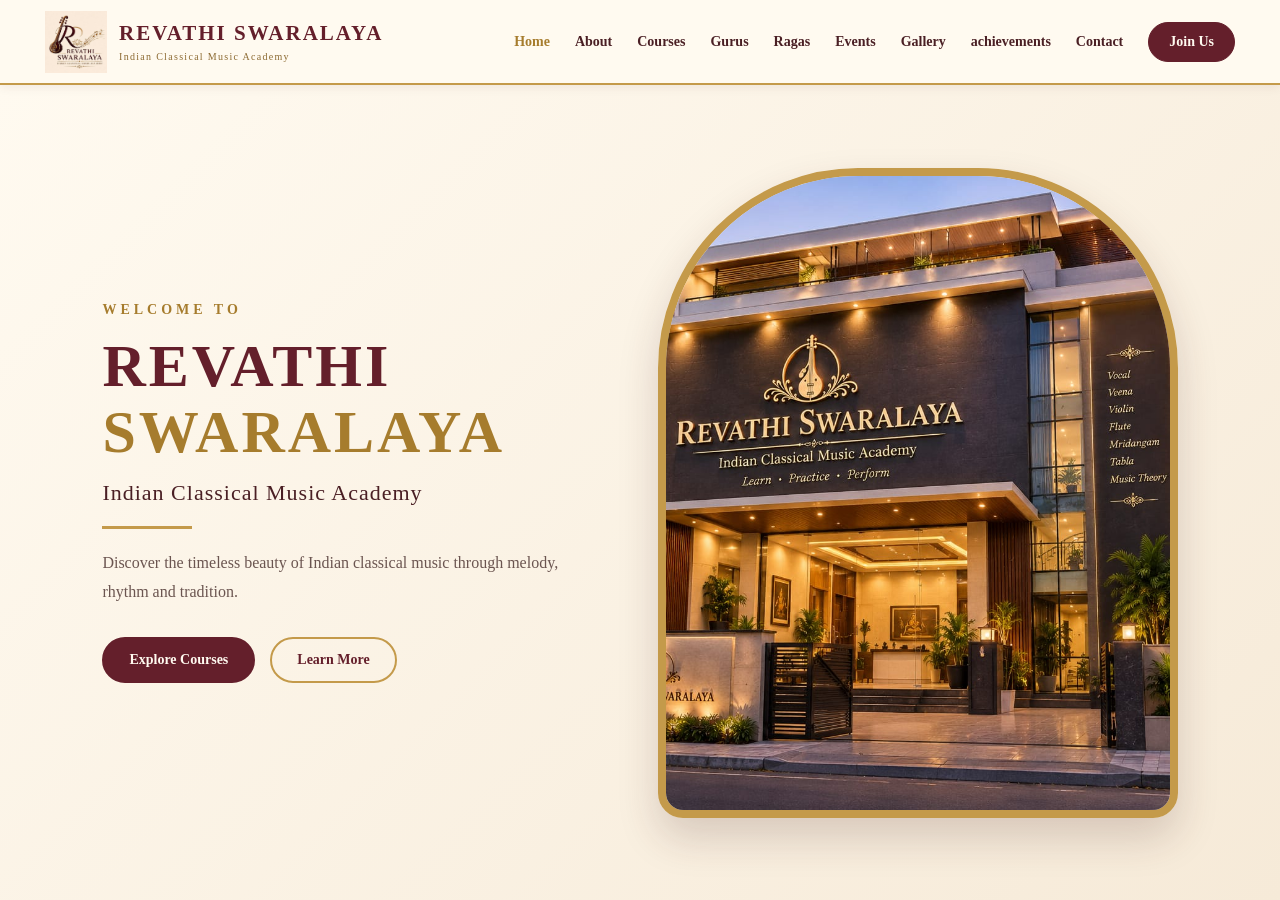
<file: index.html>
<!DOCTYPE html>
<html lang="en">

<head>
    <meta charset="UTF-8">
    <meta name="viewport" content="width=device-width, initial-scale=1.0">

    <title>Revathi Swaralaya | Indian Classical Music Academy</title>

    <link rel="stylesheet" href="style.css">
</head>

<body>
    <!-- ================= WEBSITE OPENING EFFECT ================= -->

<div class="website-opening">

    <div class="opening-curtain-left"></div>
    <div class="opening-curtain-right"></div>

    <div class="website-opening-content">

        <div class="opening-main-note">♪</div>

        <p>WELCOME TO</p>

        <h1>
            REVATHI <span>SWARALAYA</span>
        </h1>

        <div class="opening-main-line"></div>

        <small>
            Indian Classical Music Academy
        </small>

    </div>

</div>

    <!-- ================= NAVBAR ================= -->

    <header class="navbar">

        <div class="logo-section">

            <img src="logo.jpeg" alt="Revathi Swaralaya Logo">

            <div class="academy-name">
                <h1>REVATHI SWARALAYA</h1>
                <p>Indian Classical Music Academy</p>
            </div>

        </div>


        <nav class="nav-links" id="navLinks">

            <a href="index.html" class="active">Home</a>
            <a href="about.html">About</a>
            <a href="courses.html">Courses</a>
            <a href="gurus.html">Gurus</a>
            <a href="ragas.html">Ragas</a>
            <a href="events.html">Events</a>
            <a href="gallery.html">Gallery</a>
            <a href="awards.html">achievements</a>
            <a href="contact.html">Contact</a>

            <a href="#join" class="join-btn">Join Us</a>

        </nav>


        <button class="menu-btn" onclick="toggleMenu()">
            ☰
        </button>

    </header>


    <!-- ================= HERO SECTION ================= -->

    <section class="hero" id="home">

        <!-- Left Side -->

        <div class="hero-content">

            <p class="welcome-text">WELCOME TO</p>

            <h1>
                REVATHI
                <span>SWARALAYA</span>
            </h1>

            <h2>Indian Classical Music Academy</h2>

            <div class="gold-line"></div>

            <p class="hero-description">
                Discover the timeless beauty of Indian classical music
                through melody, rhythm and tradition.
            </p>

            <div class="hero-buttons">

                <a href="courses.html" class="primary-btn">
                    Explore Courses
                </a>

                <a href="about.html" class="secondary-btn">
                    Learn More
                </a>

            </div>

        </div>


        <!-- Right Side -->

        <div class="hero-image">

            <img src="home page1.jpeg"
                 alt="Indian Classical Music">

        </div>

    </section>


    <!-- ================= JAVASCRIPT ================= -->

    <script src="script.js"></script>

</body>

</html>
</file>
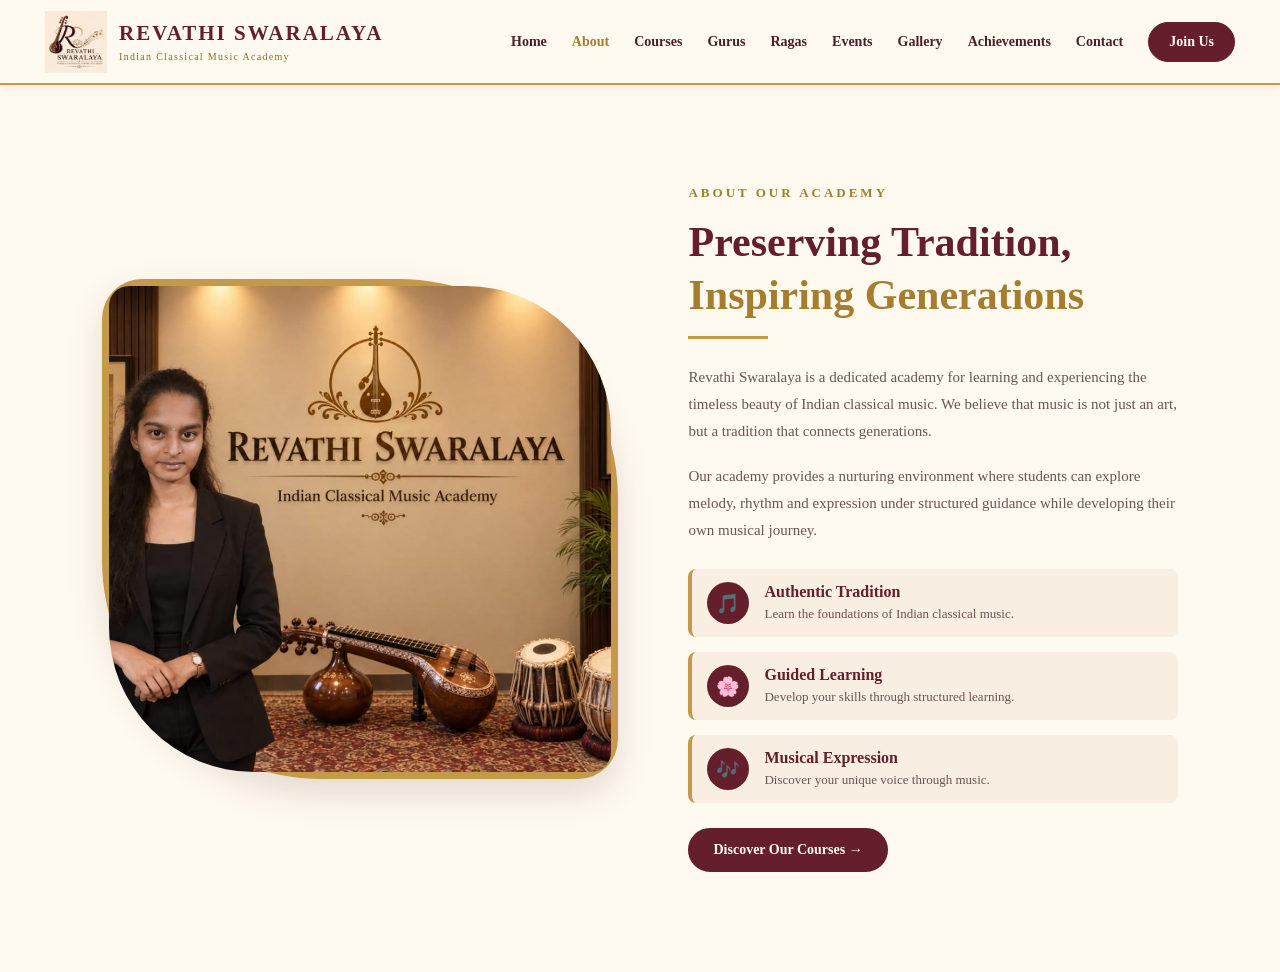
<file: about.html>
<!DOCTYPE html>
<html lang="en">

<head>
    <meta charset="UTF-8">
    <meta name="viewport" content="width=device-width, initial-scale=1.0">

    <title>About | Revathi Swaralaya</title>

    <link rel="stylesheet" href="style.css">
</head>

<body>

    <!-- ================= NAVBAR ================= -->

    <header class="navbar">

        <div class="logo-section">

            <img src="logo.jpeg" alt="Revathi Swaralaya Logo">

            <div class="academy-name">
                <h1>REVATHI SWARALAYA</h1>
                <p>Indian Classical Music Academy</p>
            </div>

        </div>


        <nav class="nav-links" id="navLinks">

            <a href="index.html">Home</a>

            <a href="about.html" class="active">About</a>

            <a href="courses.html">Courses</a>

            <a href="gurus.html">Gurus</a>

            <a href="ragas.html">Ragas</a>

            <a href="events.html">Events</a>

            <a href="gallery.html">Gallery</a>

            <a href="awards.html">Achievements</a>

            <a href="contact.html">Contact</a>

            <a href="#join" class="join-btn">Join Us</a>

        </nav>


        <button class="menu-btn" onclick="toggleMenu()">
            ☰
        </button>

    </header>


    <!-- ================= ABOUT SECTION ================= -->

    <section class="about-section">

        <div class="about-container">

            <!-- Left Side: Image -->

            <div class="about-image">

                <div class="about-image-frame">

                    <img src="my image1.jpeg"
                         alt="Indian Classical Music">

                </div>

            </div>


            <!-- Right Side: Content -->

            <div class="about-content">

                <p class="section-label">
                    ABOUT OUR ACADEMY
                </p>

                <h2>
                    Preserving Tradition,
                    <span>Inspiring Generations</span>
                </h2>

                <div class="about-line"></div>


                <p>
                    Revathi Swaralaya is a dedicated academy for learning
                    and experiencing the timeless beauty of Indian classical
                    music. We believe that music is not just an art, but a
                    tradition that connects generations.
                </p>


                <p>
                    Our academy provides a nurturing environment where
                    students can explore melody, rhythm and expression
                    under structured guidance while developing their own
                    musical journey.
                </p>


                <!-- ================= HIGHLIGHTS ================= -->

                <div class="about-highlights">

                    <div class="highlight-card">

                        <div class="highlight-icon">
                            🎵
                        </div>

                        <div>

                            <h3>
                                Authentic Tradition
                            </h3>

                            <p>
                                Learn the foundations of Indian classical music.
                            </p>

                        </div>

                    </div>


                    <div class="highlight-card">

                        <div class="highlight-icon">
                            🌸
                        </div>

                        <div>

                            <h3>
                                Guided Learning
                            </h3>

                            <p>
                                Develop your skills through structured learning.
                            </p>

                        </div>

                    </div>


                    <div class="highlight-card">

                        <div class="highlight-icon">
                            🎶
                        </div>

                        <div>

                            <h3>
                                Musical Expression
                            </h3>

                            <p>
                                Discover your unique voice through music.
                            </p>

                        </div>

                    </div>

                </div>


                <a href="courses.html" class="about-btn">
                    Discover Our Courses →
                </a>

            </div>

        </div>

    </section>


    <!-- ================= JAVASCRIPT ================= -->

    <script src="script.js"></script>

</body>

</html>
</file>
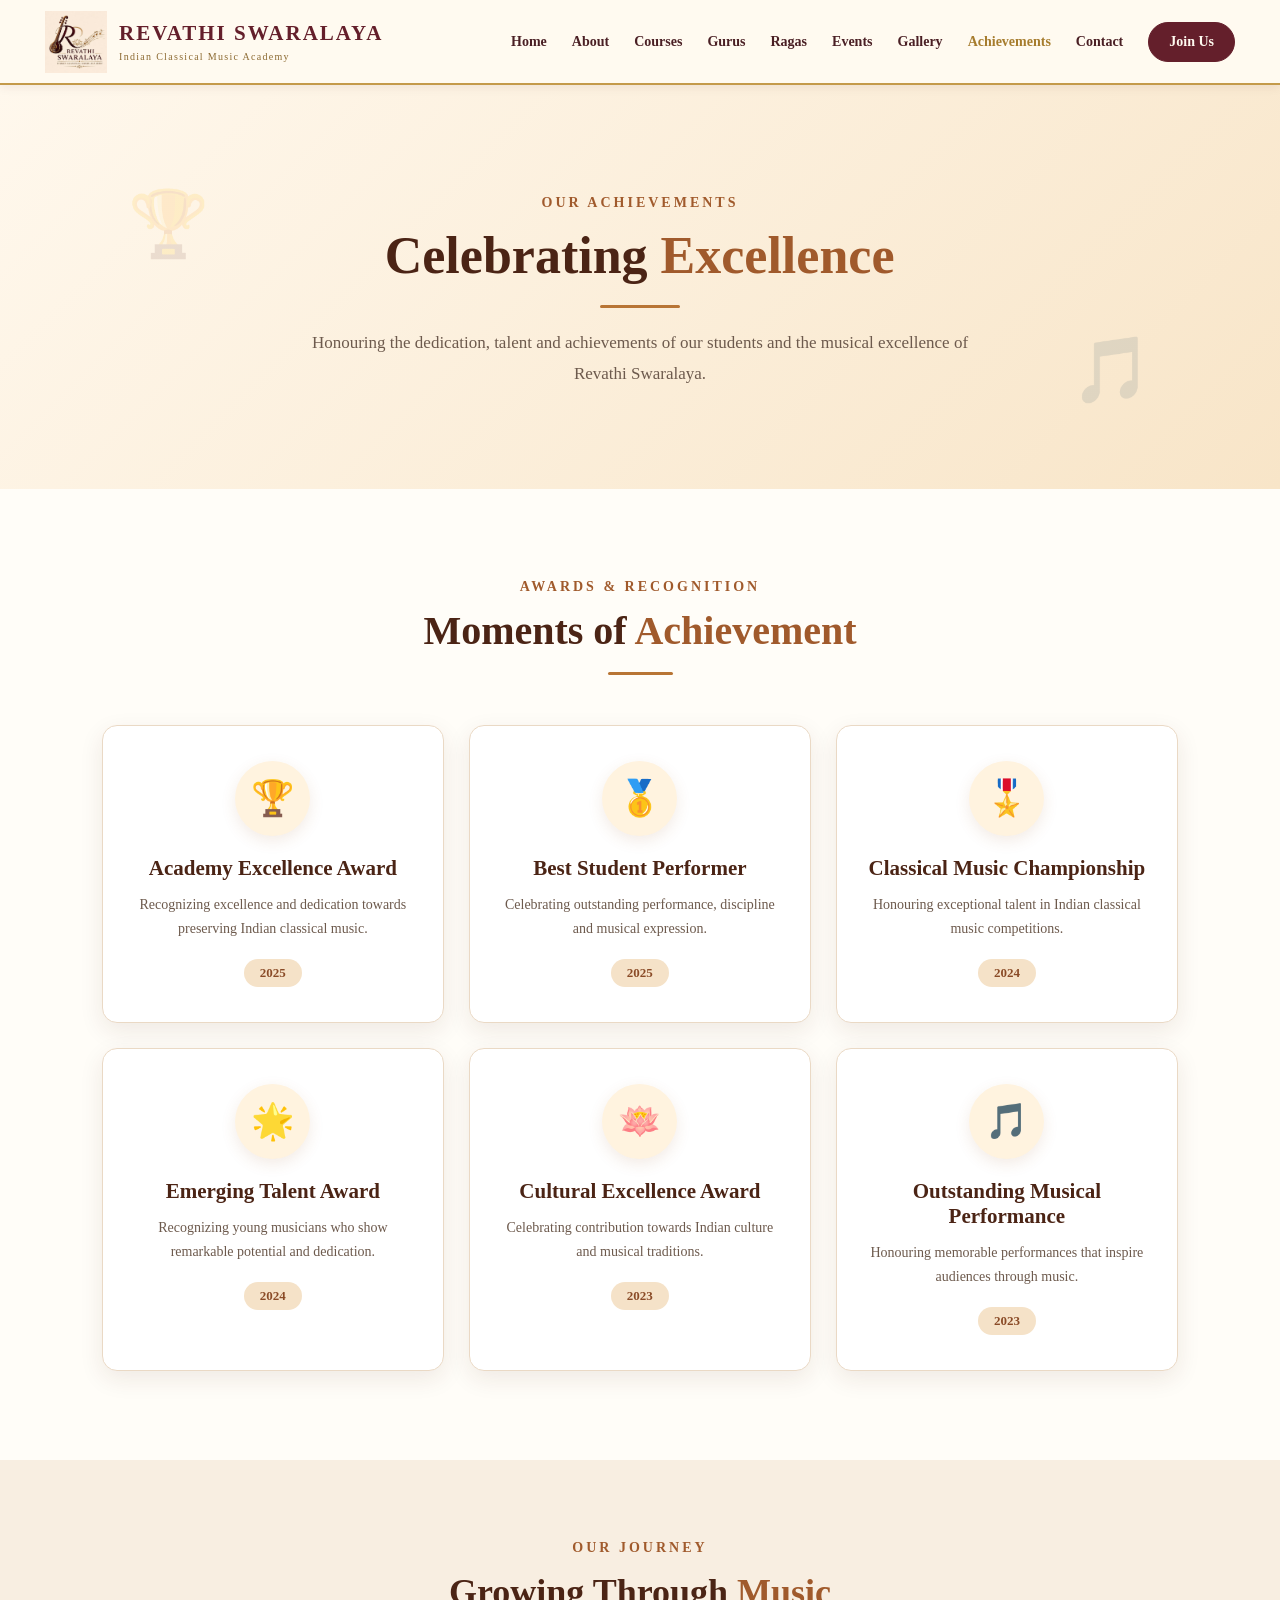
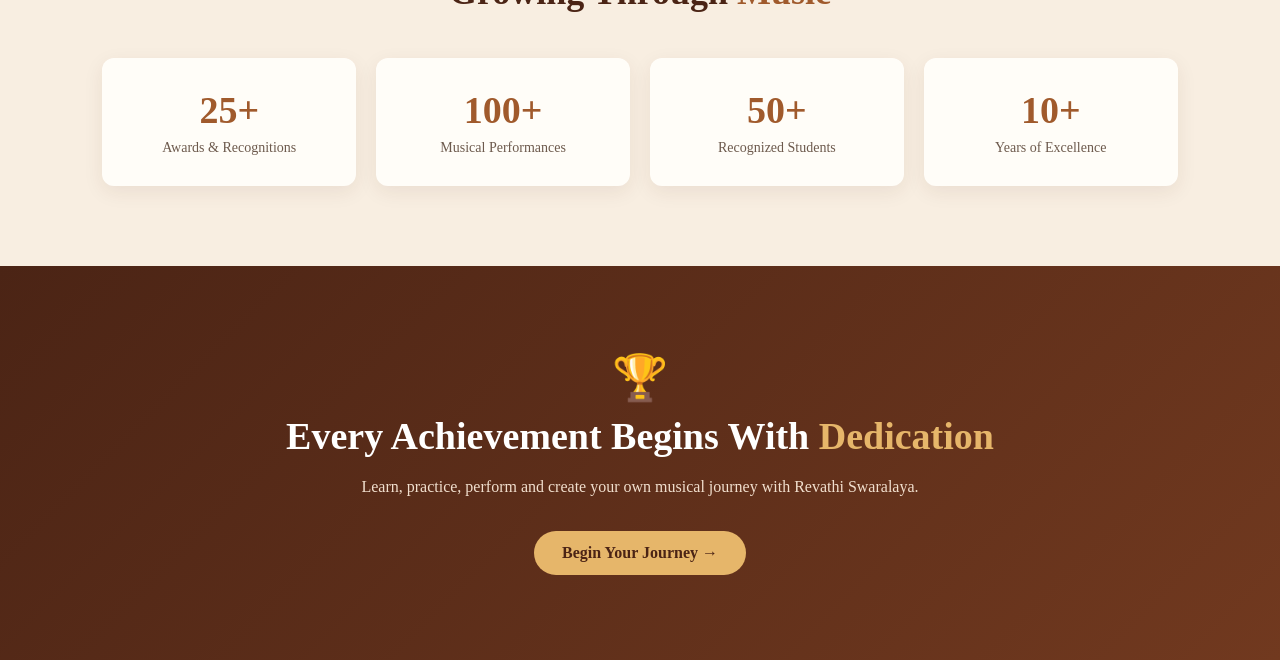
<file: awards.html>
<!DOCTYPE html>
<html lang="en">

<head>
    <meta charset="UTF-8">
    <meta name="viewport" content="width=device-width, initial-scale=1.0">

    <title>Awards | Revathi Swaralaya</title>

    <link rel="stylesheet" href="style.css">
</head>

<body>

    <!-- ================= NAVBAR ================= -->

    <header class="navbar">

        <div class="logo-section">

            <img src="logo.jpeg" alt="Revathi Swaralaya Logo">

            <div class="academy-name">
                <h1>REVATHI SWARALAYA</h1>
                <p>Indian Classical Music Academy</p>
            </div>

        </div>

        <nav class="nav-links" id="navLinks">

            <a href="index.html">Home</a>

            <a href="about.html">About</a>

            <a href="courses.html">Courses</a>

            <a href="gurus.html">Gurus</a>

            <a href="ragas.html">Ragas</a>

            <a href="events.html">Events</a>

            <a href="gallery.html">Gallery</a>

            <a href="awards.html" class="active">Achievements</a>

            <a href="contact.html">Contact</a>

            <a href="join.html" class="join-btn">Join Us</a>

        </nav>

        <button class="menu-btn" onclick="toggleMenu()">
            ☰
        </button>

    </header>


    <!-- ================= AWARDS HERO ================= -->

    <section class="awards-hero">

        <div class="awards-symbol awards-symbol-one">🏆</div>
        <div class="awards-symbol awards-symbol-two">🎵</div>

        <p class="section-label">
            OUR ACHIEVEMENTS
        </p>

        <h1>
            Celebrating <span>Excellence</span>
        </h1>

        <div class="awards-line"></div>

        <p>
            Honouring the dedication, talent and achievements
            of our students and the musical excellence of
            Revathi Swaralaya.
        </p>

    </section>


    <!-- ================= AWARDS SECTION ================= -->

    <section class="awards-section">

        <div class="awards-heading">

            <p class="section-label">
                AWARDS & RECOGNITION
            </p>

            <h2>
                Moments of <span>Achievement</span>
            </h2>

            <div class="awards-small-line"></div>

        </div>


        <!-- ================= AWARDS GRID ================= -->

        <div class="awards-container">


            <!-- AWARD 1 -->

            <div class="award-card">

                <div class="award-icon">
                    🏆
                </div>

                <h3>
                    Academy Excellence Award
                </h3>

                <p>
                    Recognizing excellence and dedication
                    towards preserving Indian classical music.
                </p>

                <span class="award-year">
                    2025
                </span>

            </div>


            <!-- AWARD 2 -->

            <div class="award-card">

                <div class="award-icon">
                    🥇
                </div>

                <h3>
                    Best Student Performer
                </h3>

                <p>
                    Celebrating outstanding performance,
                    discipline and musical expression.
                </p>

                <span class="award-year">
                    2025
                </span>

            </div>


            <!-- AWARD 3 -->

            <div class="award-card">

                <div class="award-icon">
                    🎖️
                </div>

                <h3>
                    Classical Music Championship
                </h3>

                <p>
                    Honouring exceptional talent in
                    Indian classical music competitions.
                </p>

                <span class="award-year">
                    2024
                </span>

            </div>


            <!-- AWARD 4 -->

            <div class="award-card">

                <div class="award-icon">
                    🌟
                </div>

                <h3>
                    Emerging Talent Award
                </h3>

                <p>
                    Recognizing young musicians who show
                    remarkable potential and dedication.
                </p>

                <span class="award-year">
                    2024
                </span>

            </div>


            <!-- AWARD 5 -->

            <div class="award-card">

                <div class="award-icon">
                    🪷
                </div>

                <h3>
                    Cultural Excellence Award
                </h3>

                <p>
                    Celebrating contribution towards
                    Indian culture and musical traditions.
                </p>

                <span class="award-year">
                    2023
                </span>

            </div>


            <!-- AWARD 6 -->

            <div class="award-card">

                <div class="award-icon">
                    🎵
                </div>

                <h3>
                    Outstanding Musical Performance
                </h3>

                <p>
                    Honouring memorable performances
                    that inspire audiences through music.
                </p>

                <span class="award-year">
                    2023
                </span>

            </div>

        </div>

    </section>


    <!-- ================= ACHIEVEMENT STATS ================= -->

    <section class="achievement-section">

        <div class="achievement-heading">

            <p class="section-label">
                OUR JOURNEY
            </p>

            <h2>
                Growing Through <span>Music</span>
            </h2>

        </div>


        <div class="achievement-container">


            <div class="achievement-box">

                <h3>25+</h3>

                <p>
                    Awards & Recognitions
                </p>

            </div>


            <div class="achievement-box">

                <h3>100+</h3>

                <p>
                    Musical Performances
                </p>

            </div>


            <div class="achievement-box">

                <h3>50+</h3>

                <p>
                    Recognized Students
                </p>

            </div>


            <div class="achievement-box">

                <h3>10+</h3>

                <p>
                    Years of Excellence
                </p>

            </div>


        </div>

    </section>


    <!-- ================= AWARDS CTA ================= -->

    <section class="awards-cta">

        <div class="awards-cta-symbol">
            🏆
        </div>

        <h2>
            Every Achievement Begins With
            <span>Dedication</span>
        </h2>

        <p>
            Learn, practice, perform and create your own
            musical journey with Revathi Swaralaya.
        </p>

        <a href="join.html">
            Begin Your Journey →
        </a>

    </section>


    <!-- ================= JAVASCRIPT ================= -->

    <script src="script.js"></script>

</body>

</html>
</file>
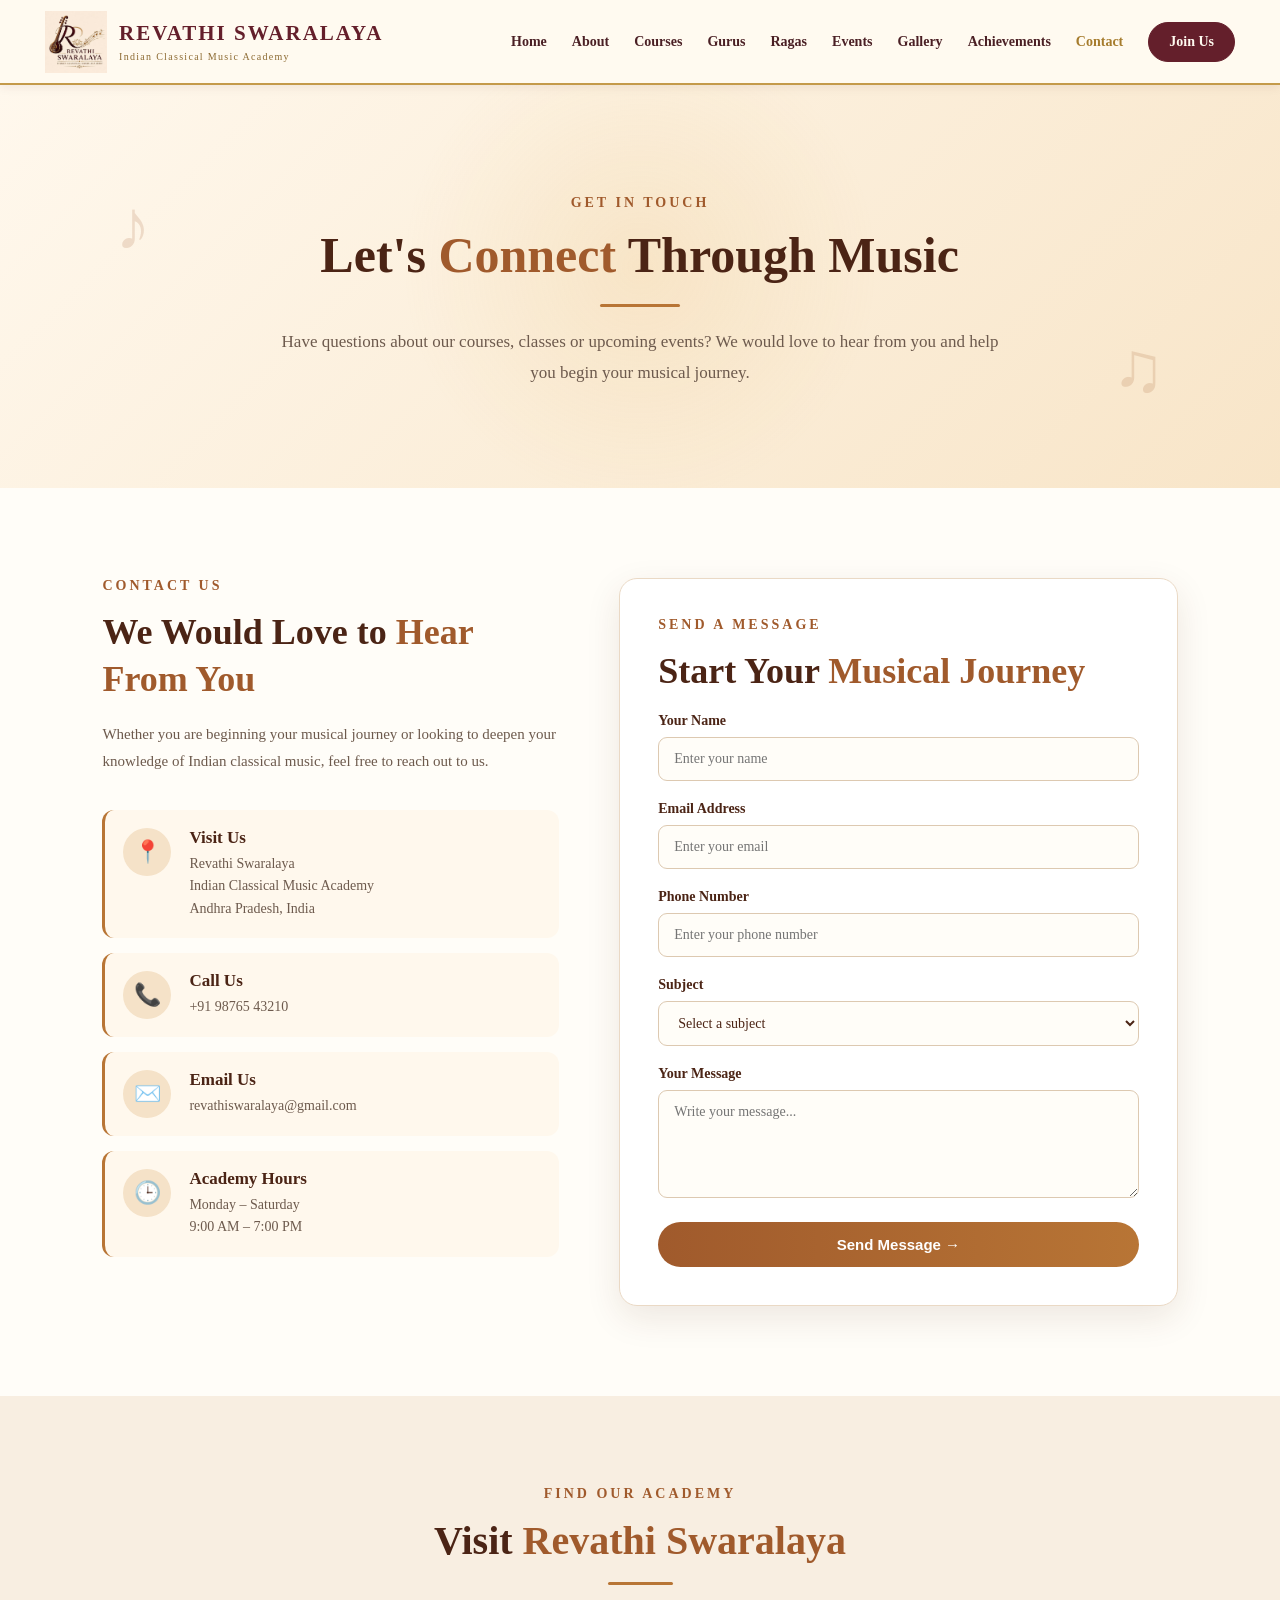
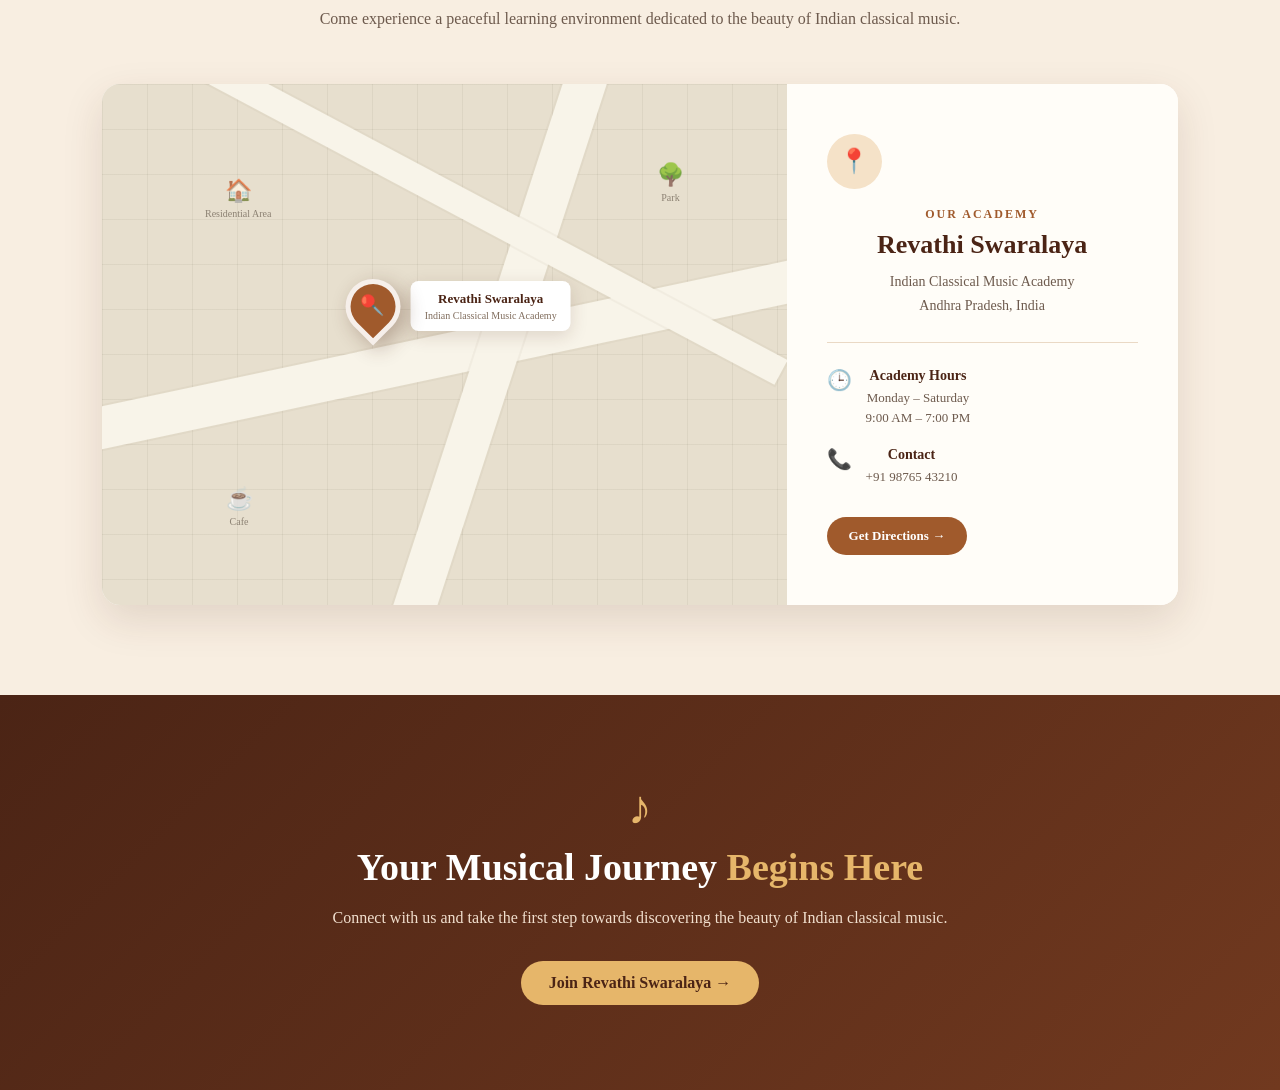
<file: contact.html>
<!DOCTYPE html>
<html lang="en">

<head>
    <meta charset="UTF-8">
    <meta name="viewport" content="width=device-width, initial-scale=1.0">

    <title>Contact | Revathi Swaralaya</title>

    <link rel="stylesheet" href="style.css">
</head>

<body>

    <!-- ================= NAVBAR ================= -->

    <header class="navbar">

        <div class="logo-section">

            <img src="logo.jpeg" alt="Revathi Swaralaya Logo">

            <div class="academy-name">
                <h1>REVATHI SWARALAYA</h1>
                <p>Indian Classical Music Academy</p>
            </div>

        </div>

        <nav class="nav-links" id="navLinks">

            <a href="index.html">Home</a>

            <a href="about.html">About</a>

            <a href="courses.html">Courses</a>

            <a href="gurus.html">Gurus</a>

            <a href="ragas.html">Ragas</a>

            <a href="events.html">Events</a>

            <a href="gallery.html">Gallery</a>

            <a href="awards.html">Achievements</a>

            <a href="contact.html" class="active">Contact</a>

            <a href="join.html" class="join-btn">Join Us</a>

        </nav>

        <button class="menu-btn" onclick="toggleMenu()">
            ☰
        </button>

    </header>


    <!-- ================= CONTACT HERO ================= -->

    <section class="contact-hero">

        <div class="contact-note contact-note-one">♪</div>
        <div class="contact-note contact-note-two">♫</div>

        <p class="section-label">
            GET IN TOUCH
        </p>

        <h1>
            Let's <span>Connect</span> Through Music
        </h1>

        <div class="contact-line"></div>

        <p>
            Have questions about our courses, classes or
            upcoming events? We would love to hear from you
            and help you begin your musical journey.
        </p>

    </section>


    <!-- ================= CONTACT SECTION ================= -->

    <section class="contact-section">

        <div class="contact-container">


            <!-- ================= CONTACT INFORMATION ================= -->

            <div class="contact-info">

                <p class="section-label">
                    CONTACT US
                </p>

                <h2>
                    We Would Love to
                    <span>Hear From You</span>
                </h2>

                <p class="contact-description">
                    Whether you are beginning your musical journey
                    or looking to deepen your knowledge of Indian
                    classical music, feel free to reach out to us.
                </p>


                <!-- ADDRESS -->

                <div class="contact-info-item">

                    <div class="contact-icon">
                        📍
                    </div>

                    <div>
                        <h3>Visit Us</h3>

                        <p>
                            Revathi Swaralaya<br>
                            Indian Classical Music Academy<br>
                            Andhra Pradesh, India
                        </p>
                    </div>

                </div>


                <!-- PHONE -->

                <div class="contact-info-item">

                    <div class="contact-icon">
                        📞
                    </div>

                    <div>
                        <h3>Call Us</h3>

                        <p>
                            +91 98765 43210
                        </p>
                    </div>

                </div>


                <!-- EMAIL -->

                <div class="contact-info-item">

                    <div class="contact-icon">
                        ✉️
                    </div>

                    <div>
                        <h3>Email Us</h3>

                        <p>
                            revathiswaralaya@gmail.com
                        </p>
                    </div>

                </div>


                <!-- TIMINGS -->

                <div class="contact-info-item">

                    <div class="contact-icon">
                        🕒
                    </div>

                    <div>
                        <h3>Academy Hours</h3>

                        <p>
                            Monday – Saturday<br>
                            9:00 AM – 7:00 PM
                        </p>
                    </div>

                </div>

            </div>


            <!-- ================= CONTACT FORM ================= -->

            <div class="contact-form-container">

                <p class="section-label">
                    SEND A MESSAGE
                </p>

                <h2>
                    Start Your <span>Musical Journey</span>
                </h2>


                <form class="contact-form">


                    <div class="form-group">

                        <label for="name">
                            Your Name
                        </label>

                        <input
                            type="text"
                            id="name"
                            placeholder="Enter your name"
                            required
                        >

                    </div>


                    <div class="form-group">

                        <label for="email">
                            Email Address
                        </label>

                        <input
                            type="email"
                            id="email"
                            placeholder="Enter your email"
                            required
                        >

                    </div>


                    <div class="form-group">

                        <label for="phone">
                            Phone Number
                        </label>

                        <input
                            type="tel"
                            id="phone"
                            placeholder="Enter your phone number"
                        >

                    </div>


                    <div class="form-group">

                        <label for="subject">
                            Subject
                        </label>

                        <select id="subject">

                            <option value="">
                                Select a subject
                            </option>

                            <option value="courses">
                                Course Enquiry
                            </option>

                            <option value="admission">
                                Admission
                            </option>

                            <option value="events">
                                Events
                            </option>

                            <option value="performance">
                                Performance Enquiry
                            </option>

                            <option value="other">
                                Other
                            </option>

                        </select>

                    </div>


                    <div class="form-group">

                        <label for="message">
                            Your Message
                        </label>

                        <textarea
                            id="message"
                            rows="5"
                            placeholder="Write your message..."
                            required
                        ></textarea>

                    </div>


                    <button
                        type="submit"
                        class="contact-submit"
                    >
                        Send Message →
                    </button>

                </form>

            </div>

        </div>

    </section>


   <!-- ================= REALISTIC LOCATION SECTION ================= -->

<section class="contact-location">

    <div class="location-heading">

        <p class="section-label">
            FIND OUR ACADEMY
        </p>

        <h2>
            Visit <span>Revathi Swaralaya</span>
        </h2>

        <div class="location-line"></div>

        <p>
            Come experience a peaceful learning environment
            dedicated to the beauty of Indian classical music.
        </p>

    </div>


    <div class="location-container">


        <!-- ================= MAP AREA ================= -->

        <div class="location-map">

            <div class="map-grid"></div>

            <div class="map-road road-one"></div>
            <div class="map-road road-two"></div>
            <div class="map-road road-three"></div>

            <div class="map-place place-one">
                <span>🏠</span>
                <small>Residential Area</small>
            </div>

            <div class="map-place place-two">
                <span>🌳</span>
                <small>Park</small>
            </div>

            <div class="map-place place-three">
                <span>☕</span>
                <small>Cafe</small>
            </div>


            <!-- Academy Location Pin -->

            <div class="academy-pin">

                <div class="pin-icon">
                    📍
                </div>

                <div class="pin-label">
                    <strong>Revathi Swaralaya</strong>
                    <small>Indian Classical Music Academy</small>
                </div>

            </div>

        </div>


        <!-- ================= LOCATION DETAILS ================= -->

        <div class="location-details">

            <div class="location-detail-icon">
                📍
            </div>

            <p class="location-label">
                OUR ACADEMY
            </p>

            <h3>
                Revathi Swaralaya
            </h3>

            <p class="location-address">
                Indian Classical Music Academy<br>
                Andhra Pradesh, India
            </p>


            <div class="location-divider"></div>


            <div class="location-detail-row">

                <span>🕒</span>

                <div>
                    <strong>Academy Hours</strong>

                    <p>
                        Monday – Saturday<br>
                        9:00 AM – 7:00 PM
                    </p>
                </div>

            </div>


            <div class="location-detail-row">

                <span>📞</span>

                <div>
                    <strong>Contact</strong>

                    <p>
                        +91 98765 43210
                    </p>
                </div>

            </div>


            <a href="#" class="directions-btn">
                Get Directions →
            </a>

        </div>

    </div>

</section>


    <!-- ================= CONTACT CTA ================= -->

    <section class="contact-cta">

        <div class="contact-cta-symbol">
            ♪
        </div>

        <h2>
            Your Musical Journey
            <span>Begins Here</span>
        </h2>

        <p>
            Connect with us and take the first step
            towards discovering the beauty of Indian
            classical music.
        </p>

        <a href="join.html">
            Join Revathi Swaralaya →
        </a>

    </section>


    <!-- ================= JAVASCRIPT ================= -->

    <script src="script.js"></script>

</body>

</html>
</file>
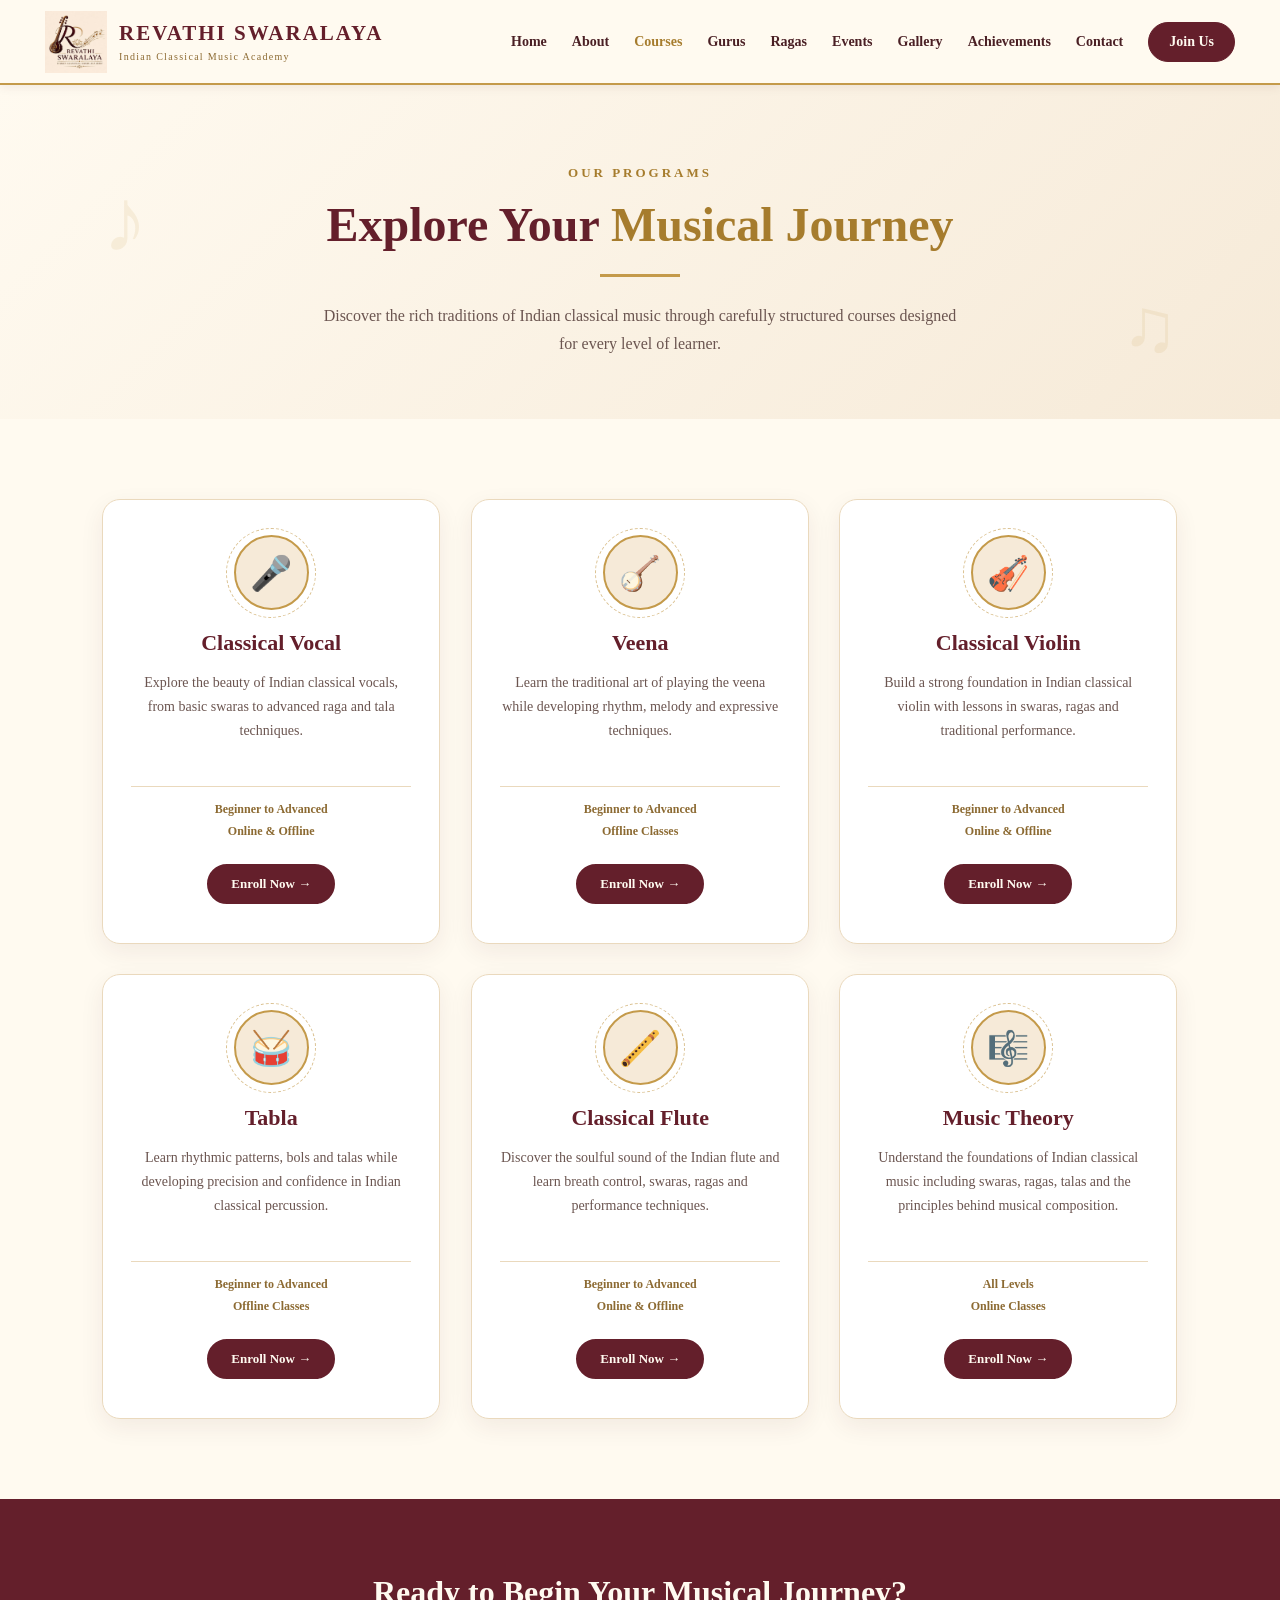
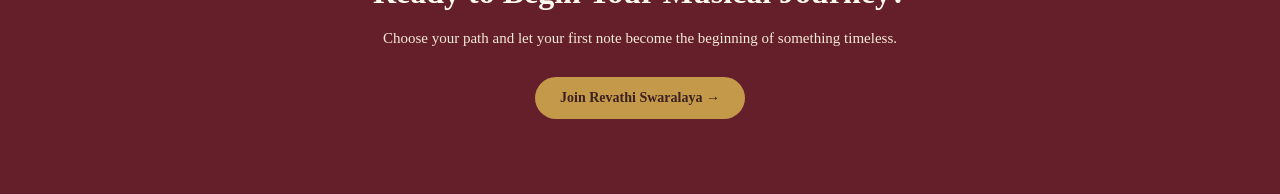
<file: courses.html>
<!DOCTYPE html>
<html lang="en">
<head>
    <meta charset="UTF-8">
    <meta name="viewport" content="width=device-width, initial-scale=1.0">

    <title>Courses | Revathi Swaralaya</title>

    <link rel="stylesheet" href="style.css">
</head>

<body>

    <!-- ================= NAVBAR ================= -->

    <header class="navbar">

        <div class="logo-section">

            <img src="logo.jpeg" alt="Revathi Swaralaya Logo">

            <div class="academy-name">
                <h1>REVATHI SWARALAYA</h1>
                <p>Indian Classical Music Academy</p>
            </div>

        </div>


        <nav class="nav-links" id="navLinks">

            <a href="index.html">Home</a>
            <a href="about.html">About</a>
            <a href="courses.html" class="active">Courses</a>
            <a href="gurus.html">Gurus</a>
            <a href="ragas.html">Ragas</a>
            <a href="events.html">Events</a>
            <a href="gallery.html">Gallery</a>
            <a href="awards.html">Achievements</a>
            <a href="contact.html">Contact</a>

            <a href="join.html" class="join-btn">Join Us</a>

        </nav>


        <button class="menu-btn" onclick="toggleMenu()">
            ☰
        </button>

    </header>


    <!-- ================= COURSES HERO ================= -->

    <section class="courses-hero">

        <p class="section-label">OUR PROGRAMS</p>

        <h2>Explore Your <span>Musical Journey</span></h2>

        <div class="courses-line"></div>

        <p>
            Discover the rich traditions of Indian classical music
            through carefully structured courses designed for every
            level of learner.
        </p>

    </section>


    <!-- ================= COURSES ================= -->

    <section class="courses-section">

        <div class="courses-container">


            <!-- Course 1 -->

            <div class="course-card">

                <div class="course-icon">
                    🎤
                </div>

                <h3>Classical Vocal</h3>

                <p>
                    Explore the beauty of Indian classical vocals,
                    from basic swaras to advanced raga and tala
                    techniques.
                </p>

                <div class="course-info">
                    <span>Beginner to Advanced</span>
                    <span>Online & Offline</span>
                </div>

                <a href="join.html" class="course-btn">
                    Enroll Now →
                </a>

            </div>


            <!-- Course 2 -->

            <div class="course-card">

                <div class="course-icon">
                    🪕
                </div>

                <h3>Veena</h3>

                <p>
                    Learn the traditional art of playing the veena
                    while developing rhythm, melody and expressive
                    techniques.
                </p>

                <div class="course-info">
                    <span>Beginner to Advanced</span>
                    <span>Offline Classes</span>
                </div>

                <a href="join.html" class="course-btn">
                    Enroll Now →
                </a>

            </div>


            <!-- Course 3 -->

            <div class="course-card">

                <div class="course-icon">
                    🎻
                </div>

                <h3>Classical Violin</h3>

                <p>
                    Build a strong foundation in Indian classical
                    violin with lessons in swaras, ragas and
                    traditional performance.
                </p>

                <div class="course-info">
                    <span>Beginner to Advanced</span>
                    <span>Online & Offline</span>
                </div>

                <a href="join.html" class="course-btn">
                    Enroll Now →
                </a>

            </div>


            <!-- Course 4 -->

            <div class="course-card">

                <div class="course-icon">
                    🥁
                </div>

                <h3>Tabla</h3>

                <p>
                    Learn rhythmic patterns, bols and talas while
                    developing precision and confidence in Indian
                    classical percussion.
                </p>

                <div class="course-info">
                    <span>Beginner to Advanced</span>
                    <span>Offline Classes</span>
                </div>

                <a href="join.html" class="course-btn">
                    Enroll Now →
                </a>

            </div>


            <!-- Course 5 -->

            <div class="course-card">

                <div class="course-icon">
                    🪈
                </div>

                <h3>Classical Flute</h3>

                <p>
                    Discover the soulful sound of the Indian flute
                    and learn breath control, swaras, ragas and
                    performance techniques.
                </p>

                <div class="course-info">
                    <span>Beginner to Advanced</span>
                    <span>Online & Offline</span>
                </div>

                <a href="join.html" class="course-btn">
                    Enroll Now →
                </a>

            </div>


            <!-- Course 6 -->

            <div class="course-card">

                <div class="course-icon">
                    🎼
                </div>

                <h3>Music Theory</h3>

                <p>
                    Understand the foundations of Indian classical
                    music including swaras, ragas, talas and the
                    principles behind musical composition.
                </p>

                <div class="course-info">
                    <span>All Levels</span>
                    <span>Online Classes</span>
                </div>

                <a href="join.html" class="course-btn">
                    Enroll Now →
                </a>

            </div>

        </div>

    </section>


    <!-- ================= CALL TO ACTION ================= -->

    <section class="courses-cta">

        <h2>Ready to Begin Your Musical Journey?</h2>

        <p>
            Choose your path and let your first note become
            the beginning of something timeless.
        </p>

        <a href="join.html">
            Join Revathi Swaralaya →
        </a>

    </section>


    <script src="script.js"></script>

</body>
</html>
</file>
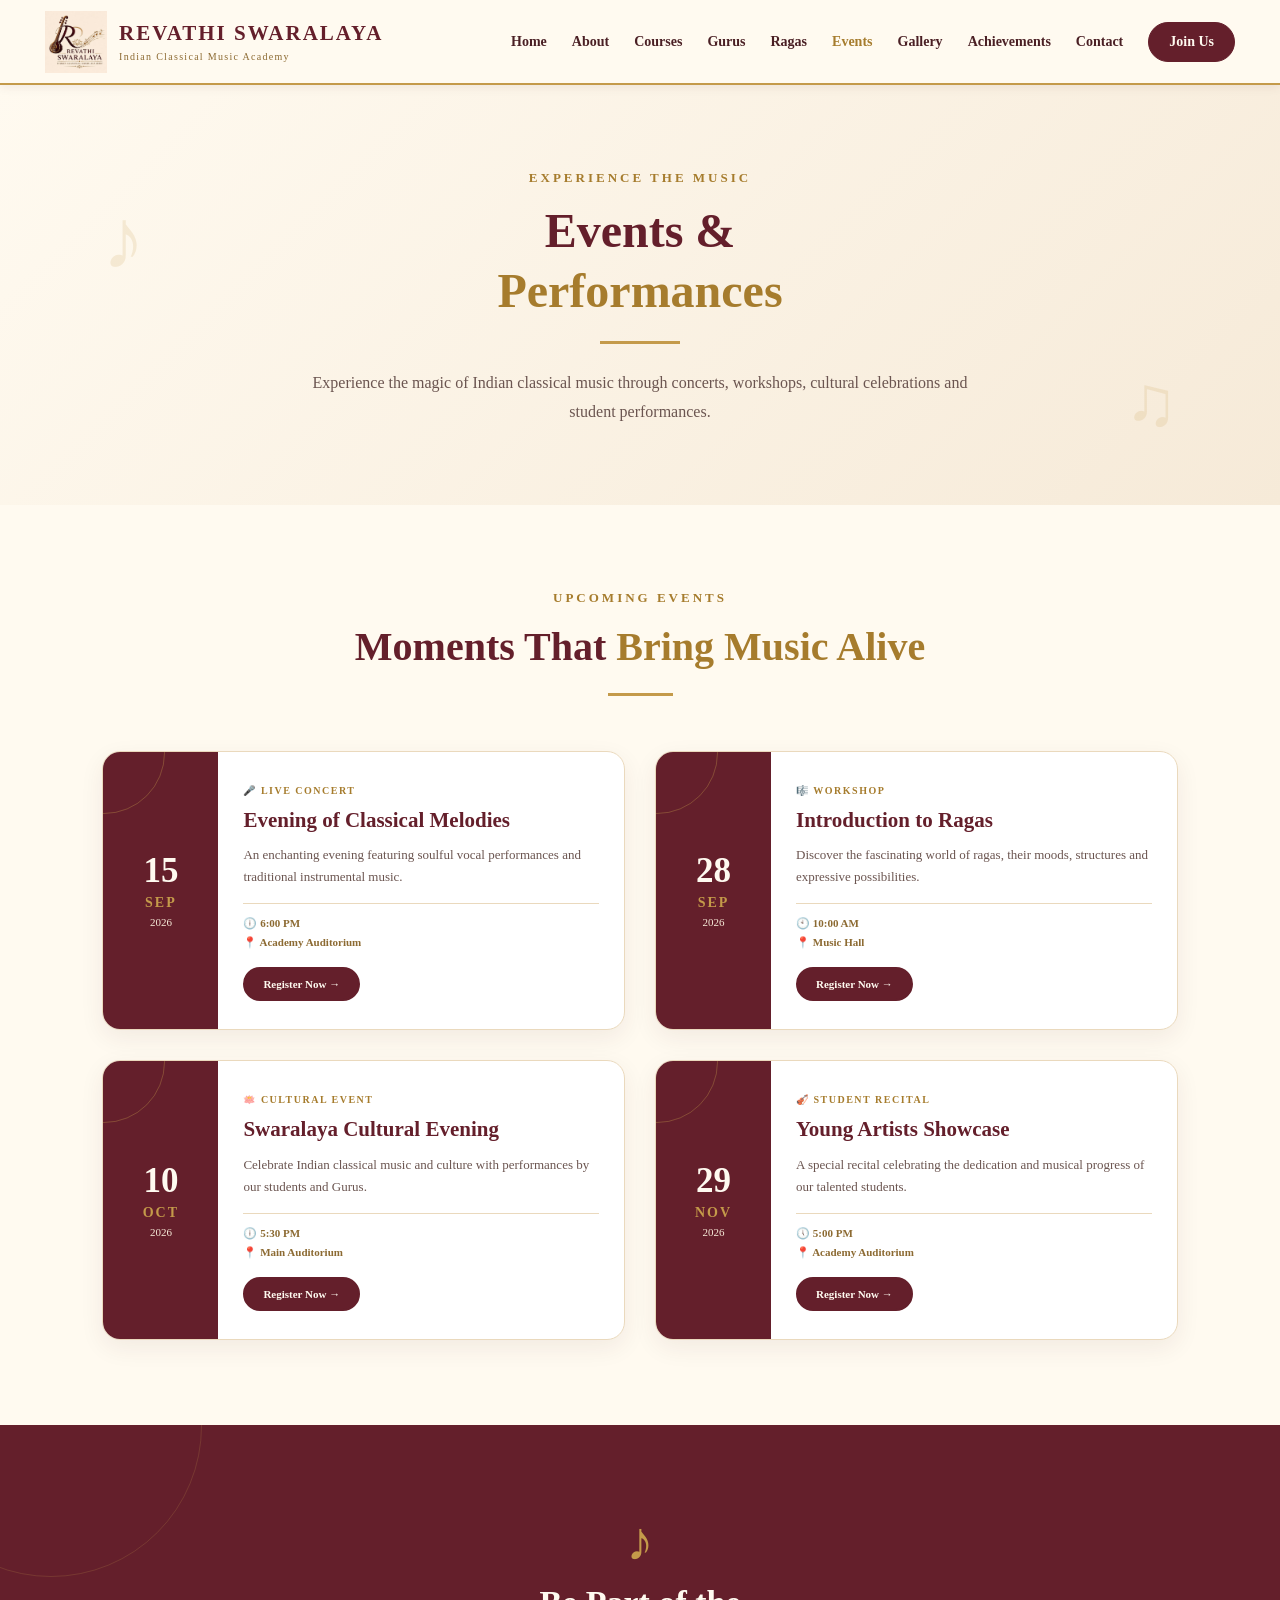
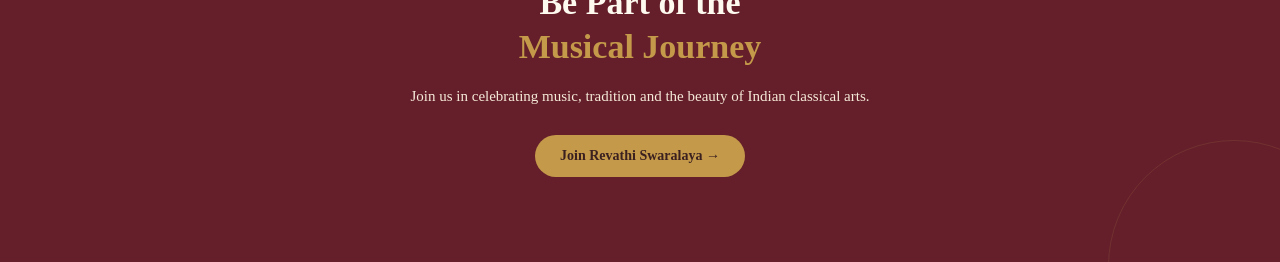
<file: events.html>
<!DOCTYPE html>
<html lang="en">

<head>
    <meta charset="UTF-8">
    <meta name="viewport" content="width=device-width, initial-scale=1.0">

    <title>Events | Revathi Swaralaya</title>

    <link rel="stylesheet" href="style.css">
</head>

<body>

    <!-- ================= NAVBAR ================= -->

    <header class="navbar">

        <div class="logo-section">

            <img src="logo.jpeg" alt="Revathi Swaralaya Logo">

            <div class="academy-name">
                <h1>REVATHI SWARALAYA</h1>
                <p>Indian Classical Music Academy</p>
            </div>

        </div>


        <nav class="nav-links" id="navLinks">

            <a href="index.html">Home</a>

            <a href="about.html">About</a>

            <a href="courses.html">Courses</a>

            <a href="gurus.html">Gurus</a>

            <a href="ragas.html">Ragas</a>

            <a href="events.html" class="active">Events</a>

            <a href="gallery.html">Gallery</a>

            <a href="awards.html">Achievements</a>

            <a href="contact.html">Contact</a>

            <a href="join.html" class="join-btn">Join Us</a>

        </nav>


        <button class="menu-btn" onclick="toggleMenu()">
            ☰
        </button>

    </header>


    <!-- ================= EVENTS HERO ================= -->

    <section class="events-hero">

        <div class="event-note event-note-one">♪</div>
        <div class="event-note event-note-two">♫</div>

        <p class="section-label">
            EXPERIENCE THE MUSIC
        </p>

        <h1>
            Events & <span>Performances</span>
        </h1>

        <div class="events-line"></div>

        <p>
            Experience the magic of Indian classical music through
            concerts, workshops, cultural celebrations and student
            performances.
        </p>

    </section>


    <!-- ================= UPCOMING EVENTS ================= -->

     <section class="events-section">

        <div class="events-heading">

            <p class="section-label">
                UPCOMING EVENTS
            </p>

            <h2>
                Moments That
                <span>Bring Music Alive</span>
            </h2>

            <div class="events-small-line"></div>

        </div>


        <div class="events-container">


            <!-- EVENT 1 -->

            <div class="event-card">

                <div class="event-date">

                    <span class="event-day">
                        15
                    </span>

                    <span class="event-month">
                        SEP
                    </span>

                    <span class="event-year">
                        2026
                    </span>

                </div>


                <div class="event-content">

                    <span class="event-category">
                        🎤 LIVE CONCERT
                    </span>

                    <h3>
                        Evening of Classical Melodies
                    </h3>

                    <p>
                        An enchanting evening featuring soulful
                        vocal performances and traditional
                        instrumental music.
                    </p>


                    <div class="event-info">

                        <span>🕕 6:00 PM</span>

                        <span>📍 Academy Auditorium</span>

                    </div>


                    <a href="join.html" class="event-btn">
                        Register Now →
                    </a>

                </div>

            </div>


            <!-- EVENT 2 -->

            <div class="event-card">

                <div class="event-date">

                    <span class="event-day">
                        28
                    </span>

                    <span class="event-month">
                        SEP
                    </span>

                    <span class="event-year">
                        2026
                    </span>

                </div>


                <div class="event-content">

                    <span class="event-category">
                        🎼 WORKSHOP
                    </span>

                    <h3>
                        Introduction to Ragas
                    </h3>

                    <p>
                        Discover the fascinating world of ragas,
                        their moods, structures and expressive
                        possibilities.
                    </p>


                    <div class="event-info">

                        <span>🕙 10:00 AM</span>

                        <span>📍 Music Hall</span>

                    </div>


                    <a href="join.html" class="event-btn">
                        Register Now →
                    </a>

                </div>

            </div>


            <!-- EVENT 3 -->

            <div class="event-card">

                <div class="event-date">

                    <span class="event-day">
                        10
                    </span>

                    <span class="event-month">
                        OCT
                    </span>

                    <span class="event-year">
                        2026
                    </span>

                </div>


                <div class="event-content">

                    <span class="event-category">
                        🪷 CULTURAL EVENT
                    </span>

                    <h3>
                        Swaralaya Cultural Evening
                    </h3>

                    <p>
                        Celebrate Indian classical music and
                        culture with performances by our students
                        and Gurus.
                    </p>


                    <div class="event-info">

                        <span>🕕 5:30 PM</span>

                        <span>📍 Main Auditorium</span>

                    </div>


                    <a href="join.html" class="event-btn">
                        Register Now →
                    </a>

                </div>

            </div>


            <!-- EVENT 4 -->

            <div class="event-card">

                <div class="event-date">

                    <span class="event-day">
                        29
                    </span>

                    <span class="event-month">
                        NOV
                    </span>

                    <span class="event-year">
                        2026
                    </span>

                </div>


                <div class="event-content">

                    <span class="event-category">
                        🎻 STUDENT RECITAL
                    </span>

                    <h3>
                        Young Artists Showcase
                    </h3>

                    <p>
                        A special recital celebrating the dedication
                        and musical progress of our talented students.
                    </p>


                    <div class="event-info">

                        <span>🕔 5:00 PM</span>

                        <span>📍 Academy Auditorium</span>

                    </div>


                    <a href="join.html" class="event-btn">
                        Register Now →
                    </a>

                </div>

            </div>

        </div>
        

    </section>


    <!-- ================= EVENT CTA ================= -->

    <section class="events-cta">

        <div class="events-cta-symbol">
            ♪
        </div>

        <h2>
            Be Part of the
            <span>Musical Journey</span>
        </h2>

        <p>
            Join us in celebrating music, tradition and
            the beauty of Indian classical arts.
        </p>

        <a href="join.html">
            Join Revathi Swaralaya →
        </a>

    </section>


    <!-- ================= JAVASCRIPT ================= -->

    <script src="script.js"></script>

</body>

</html>
</file>
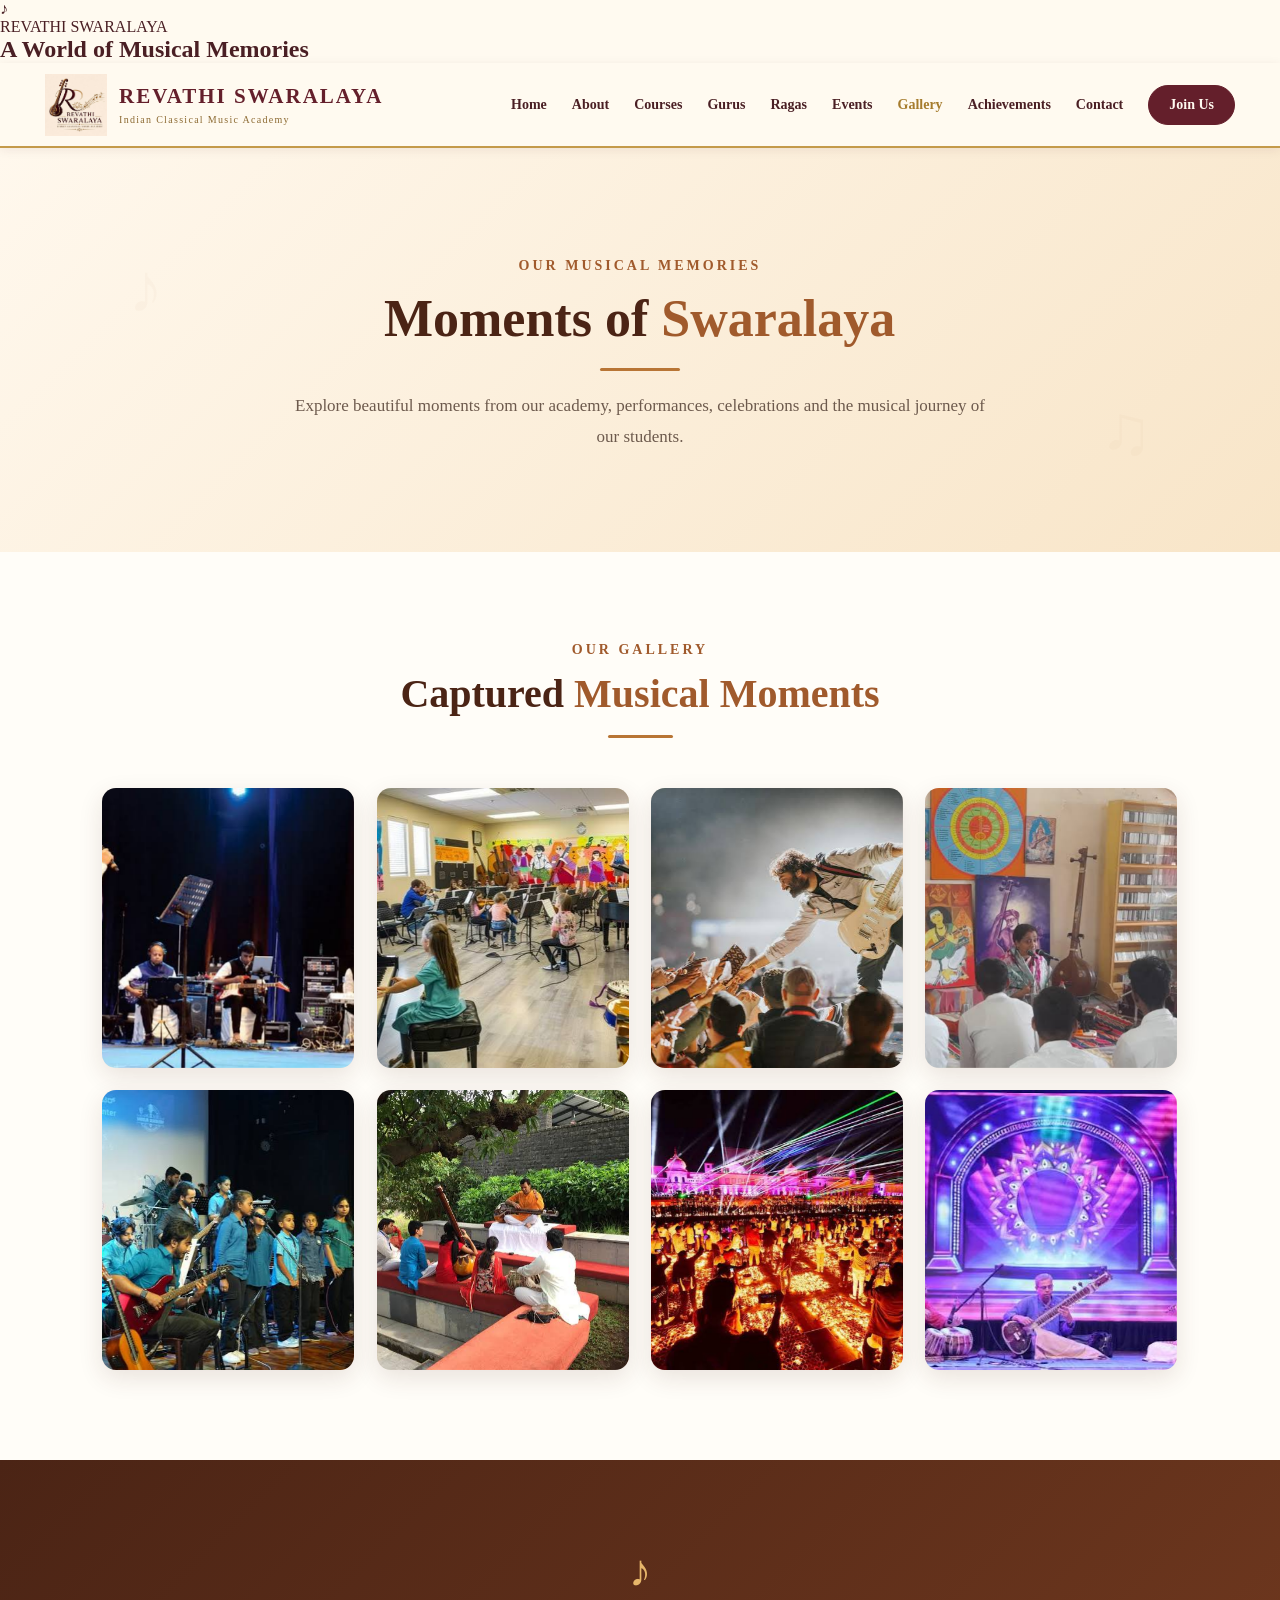
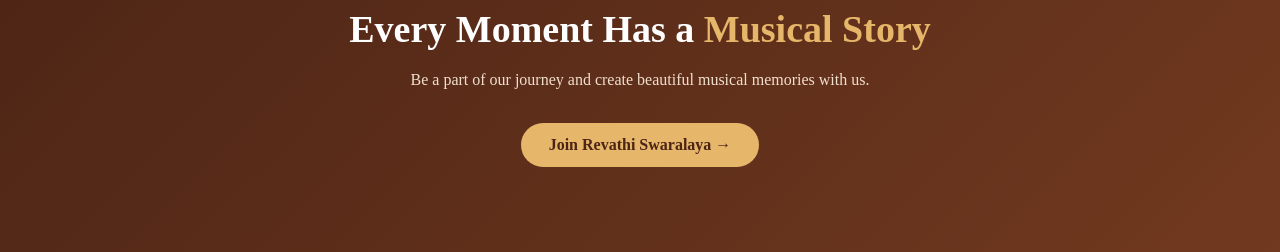
<file: gallery.html>
<!DOCTYPE html>
<html lang="en">

<head>
    <meta charset="UTF-8">
    <meta name="viewport" content="width=device-width, initial-scale=1.0">

    <title>Gallery | Revathi Swaralaya</title>

    <link rel="stylesheet" href="style.css">
</head>

<body>
    <!-- ================= GALLERY OPENING EFFECT ================= -->

<div class="gallery-opening">

    <div class="gallery-opening-left"></div>
    <div class="gallery-opening-right"></div>

    <div class="gallery-opening-content">

        <div class="opening-note">♪</div>

        <p>REVATHI SWARALAYA</p>

        <h2>
            A World of
            <span>Musical Memories</span>
        </h2>

        <div class="opening-line"></div>

    </div>

</div>

    <!-- ================= NAVBAR ================= -->

    <header class="navbar">

        <div class="logo-section">

            <img src="logo.jpeg" alt="Revathi Swaralaya Logo">

            <div class="academy-name">
                <h1>REVATHI SWARALAYA</h1>
                <p>Indian Classical Music Academy</p>
            </div>

        </div>

        <nav class="nav-links" id="navLinks">

            <a href="index.html">Home</a>

            <a href="about.html">About</a>

            <a href="courses.html">Courses</a>

            <a href="gurus.html">Gurus</a>

            <a href="ragas.html">Ragas</a>

            <a href="events.html">Events</a>

            <a href="gallery.html" class="active">Gallery</a>

            <a href="awards.html">Achievements</a>

            <a href="contact.html">Contact</a>

            <a href="join.html" class="join-btn">Join Us</a>

        </nav>

        <button class="menu-btn" onclick="toggleMenu()">
            ☰
        </button>

    </header>


    <!-- ================= GALLERY HERO ================= -->

    <section class="gallery-hero">

        <div class="gallery-note gallery-note-one">♪</div>
        <div class="gallery-note gallery-note-two">♫</div>

        <p class="section-label">
            OUR MUSICAL MEMORIES
        </p>

        <h1>
            Moments of <span>Swaralaya</span>
        </h1>

        <div class="gallery-line"></div>

        <p>
            Explore beautiful moments from our academy,
            performances, celebrations and the musical
            journey of our students.
        </p>

    </section>


    <!-- ================= GALLERY SECTION ================= -->

    <section class="gallery-section">

        <div class="gallery-heading">

            <p class="section-label">
                OUR GALLERY
            </p>

            <h2>
                Captured <span>Musical Moments</span>
            </h2>

            <div class="gallery-small-line"></div>

        </div>


        <!-- ================= GALLERY GRID ================= -->

        <div class="gallery-container">


            <!-- IMAGE 1 -->

            <div class="gallery-item">

                <img src="musicperformance.jpeg" alt="Classical Music Performance">

                <div class="gallery-overlay">

                    <span>🎤</span>

                    <h3>
                        Musical Performances
                    </h3>

                    <p>
                        Moments from our stage performances
                    </p>

                </div>

            </div>


            <!-- IMAGE 2 -->

            <div class="gallery-item">

                <img src="musicclass.jpeg" alt="Students Learning Music">

                <div class="gallery-overlay">

                    <span>🎵</span>

                    <h3>
                        Learning Together
                    </h3>

                    <p>
                        Students exploring the beauty of music
                    </p>

                </div>

            </div>


            <!-- IMAGE 3 -->

            <div class="gallery-item">

                <img src="arjithconcert.jpeg" alt="Indian Classical Concert">

                <div class="gallery-overlay">

                    <span>🎻</span>

                    <h3>
                        Classical Concerts
                    </h3>

                    <p>
                        Celebrating traditional Indian music
                    </p>

                </div>

            </div>


            <!-- IMAGE 4 -->

            <div class="gallery-item">

                <img src="workshop.jpeg" alt="Music Workshop">

                <div class="gallery-overlay">

                    <span>🎼</span>

                    <h3>
                        Music Workshops
                    </h3>

                    <p>
                        Discovering ragas and musical traditions
                    </p>

                </div>

            </div>


            <!-- IMAGE 5 -->

            <div class="gallery-item">

                <img src="studentsperformance.jpeg" alt="Students Performance">

                <div class="gallery-overlay">

                    <span>🪷</span>

                    <h3>
                        Student Showcase
                    </h3>

                    <p>
                        Celebrating the progress of our students
                    </p>

                </div>

            </div>


            <!-- IMAGE 6 -->

            <div class="gallery-item">

                <img src="teachingstudents.jpeg" alt="Guru Teaching Students">

                <div class="gallery-overlay">

                    <span>🙏</span>

                    <h3>
                        Guru & Shishya
                    </h3>

                    <p>
                        Learning through the Guru-Shishya tradition
                    </p>

                </div>

            </div>


            <!-- IMAGE 7 -->

            <div class="gallery-item">

                <img src="culturalceleb.jpeg" alt="Cultural Celebration">

                <div class="gallery-overlay">

                    <span>🪔</span>

                    <h3>
                        Cultural Celebrations
                    </h3>

                    <p>
                        Music, tradition and celebration
                    </p>

                </div>

            </div>


            <!-- IMAGE 8 -->

            <div class="gallery-item">

                <img src="musicalevening.jpeg" alt="Academy Musical Evening">

                <div class="gallery-overlay">

                    <span>✨</span>

                    <h3>
                        Academy Moments
                    </h3>

                    <p>
                        Memories from life at Revathi Swaralaya
                    </p>

                </div>

            </div>

        </div>

    </section>


    <!-- ================= GALLERY CTA ================= -->

    <section class="gallery-cta">

        <div class="gallery-cta-symbol">
            ♪
        </div>

        <h2>
            Every Moment Has a
            <span>Musical Story</span>
        </h2>

        <p>
            Be a part of our journey and create
            beautiful musical memories with us.
        </p>

        <a href="join.html">
            Join Revathi Swaralaya →
        </a>

    </section>


    <!-- ================= JAVASCRIPT ================= -->

    <script src="script.js"></script>

</body>

</html>
</file>
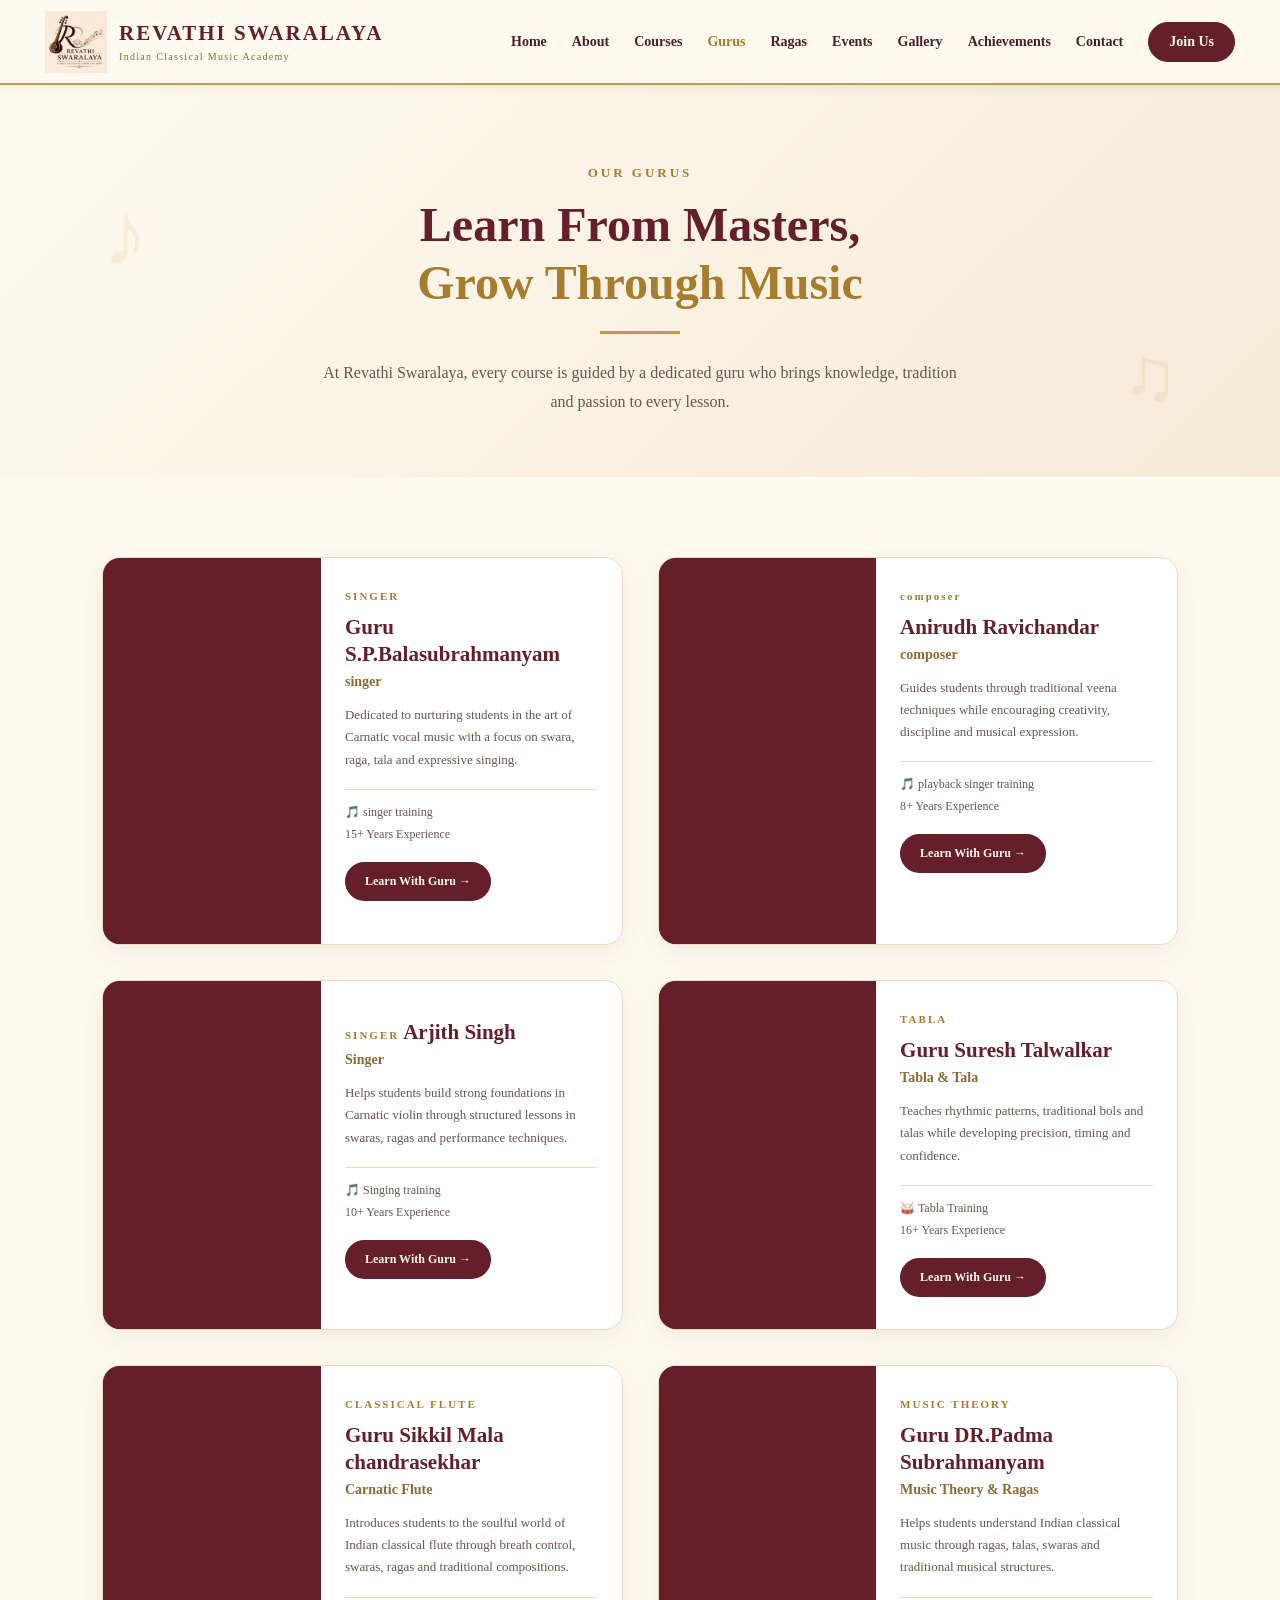
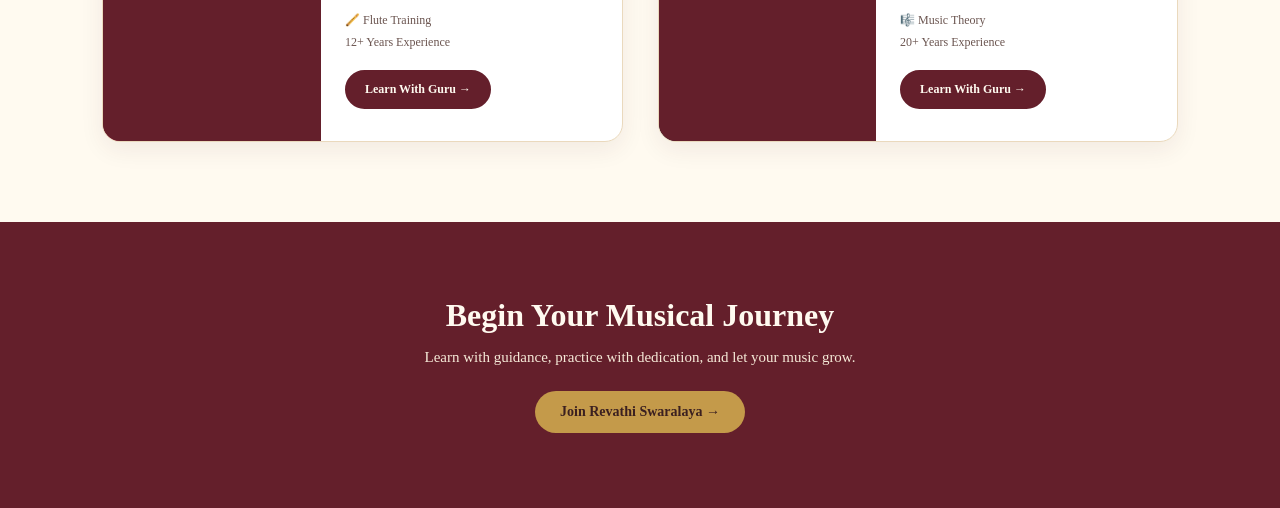
<file: gurus.html>
<!DOCTYPE html>
<html lang="en">

<head>
    <meta charset="UTF-8">
    <meta name="viewport" content="width=device-width, initial-scale=1.0">

    <title>Our Gurus | Revathi Swaralaya</title>

    <link rel="stylesheet" href="style.css">
</head>

<body>

    <!-- ================= NAVBAR ================= -->

    <header class="navbar">

        <div class="logo-section">

            <img src="logo.jpeg" alt="Revathi Swaralaya Logo">

            <div class="academy-name">
                <h1>REVATHI SWARALAYA</h1>
                <p>Indian Classical Music Academy</p>
            </div>

        </div>

        <nav class="nav-links">

            <a href="index.html">Home</a>
            <a href="about.html">About</a>
            <a href="courses.html">Courses</a>
            <a href="gurus.html" class="active">Gurus</a>
            <a href="ragas.html">Ragas</a>
            <a href="events.html">Events</a>
            <a href="gallery.html">Gallery</a>
            <a href="awards.html">Achievements</a>
            <a href="contact.html">Contact</a>

            <a href="join.html" class="join-btn">Join Us</a>

        </nav>

    </header>


    <!-- ================= HERO ================= -->

    <section class="gurus-hero">

        <p class="section-label">OUR GURUS</p>

        <h1>
            Learn From Masters,
            <span>Grow Through Music</span>
        </h1>

        <div class="gurus-line"></div>

        <p>
            At Revathi Swaralaya, every course is guided by a dedicated
            guru who brings knowledge, tradition and passion to every lesson.
        </p>

    </section>


    <!-- ================= GURUS ================= -->

    <section class="gurus-section">

        <div class="gurus-container">


            <!-- GURU 1 : SINGING -->

            <div class="guru-card">

                <div class="guru-image">

                    <img src="spbimage.jpeg"
                         alt="S.P.Balasubrahmanyam">

                </div>

                <div class="guru-content">

                    <span class="guru-course">
                        SINGER
                    </span>

                    <h2>Guru S.P.Balasubrahmanyam</h2>

                    <p class="guru-specialization">
                        singer
                    </p>

                    <p>
                        Dedicated to nurturing students in the art of
                        Carnatic vocal music with a focus on swara,
                        raga, tala and expressive singing.
                    </p>

                    <div class="guru-details">

                        <span>🎵 singer training</span>
                        <span>15+ Years Experience</span>

                    </div>

                    <a href="join.html" class="guru-btn">
                        Learn With Guru →
                    </a>

                </div>

            </div>


            <!-- GURU 2 : SINGING -->

            <div class="guru-card">

                <div class="guru-image">

                    <img src="anirudhimage.jpg"
                         alt="Anirudh Ravichandar">

                </div>

                <div class="guru-content">

                    <span class="guru-course">
                        composer
                    </span>

                    <h2>Anirudh Ravichandar</h2>

                    <p class="guru-specialization">
                        composer
                    </p>

                    <p>
                        Guides students through traditional veena
                        techniques while encouraging creativity,
                        discipline and musical expression.
                    </p>

                    <div class="guru-details">

                        <span>🎵 playback singer training</span>
                        <span>8+ Years Experience</span>

                    </div>

                    <a href="join.html" class="guru-btn">
                        Learn With Guru →
                    </a>

                </div>

            </div>


            <!-- GURU 3 : SINGING -->

            <div class="guru-card">

                <div class="guru-image">

                    <img src="arjithsingh.webp"
                         alt="Arjith  Singh">

                </div>

                <div class="guru-content">

                    <span class="guru-course">
                        SINGER 
                    </span>

                    <h2>Arjith Singh</h2>

                    <p class="guru-specialization">
                        Singer
                    </p>

                    <p>
                        Helps students build strong foundations in
                        Carnatic violin through structured lessons
                        in swaras, ragas and performance techniques.
                    </p>

                    <div class="guru-details">

                        <span>🎵 Singing training</span>
                        <span>10+ Years Experience</span>

                    </div>

                    <a href="join.html" class="guru-btn">
                        Learn With Guru →
                    </a>

                </div>

            </div>


            <!-- GURU 4 : TABLA -->

            <div class="guru-card">

                <div class="guru-image">

                    <img src="tabla guru.jpeg"
                         alt="suresh talwalkar">

                </div>

                <div class="guru-content">

                    <span class="guru-course">
                        TABLA
                    </span>

                    <h2>Guru Suresh Talwalkar</h2>

                    <p class="guru-specialization">
                        Tabla & Tala
                    </p>

                    <p>
                        Teaches rhythmic patterns, traditional bols
                        and talas while developing precision,
                        timing and confidence.
                    </p>

                    <div class="guru-details">

                        <span>🥁 Tabla Training</span>
                        <span>16+ Years Experience</span>

                    </div>

                    <a href="join.html" class="guru-btn">
                        Learn With Guru →
                    </a>

                </div>

            </div>


            <!-- GURU 5 : FLUTE -->

            <div class="guru-card">

                <div class="guru-image">

                    <img src="flute guru.jpeg"
                         alt="sikkil mala chandrasekhar">

                </div>

                <div class="guru-content">

                    <span class="guru-course">
                        CLASSICAL FLUTE
                    </span>

                    <h2>Guru Sikkil Mala chandrasekhar</h2>

                    <p class="guru-specialization">
                        Carnatic Flute
                    </p>

                    <p>
                        Introduces students to the soulful world of
                        Indian classical flute through breath control,
                        swaras, ragas and traditional compositions.
                    </p>

                    <div class="guru-details">

                        <span>🪈 Flute Training</span>
                        <span>12+ Years Experience</span>

                    </div>

                    <a href="join.html" class="guru-btn">
                        Learn With Guru →
                    </a>

                </div>

            </div>


            <!-- GURU 6 : THEORY -->

            <div class="guru-card">

                <div class="guru-image">

                    <img src="music guru.jpg"
                         alt="Dr Padma Subrahmanyam">

                </div>

                <div class="guru-content">

                    <span class="guru-course">
                        MUSIC THEORY
                    </span>

                    <h2>Guru DR.Padma Subrahmanyam</h2>

                    <p class="guru-specialization">
                        Music Theory & Ragas
                    </p>

                    <p>
                        Helps students understand Indian classical
                        music through ragas, talas, swaras and
                        traditional musical structures.
                    </p>

                    <div class="guru-details">

                        <span>🎼 Music Theory</span>
                        <span>20+ Years Experience</span>

                    </div>

                    <a href="join.html" class="guru-btn">
                        Learn With Guru →
                    </a>

                </div>

            </div>

        </div>

    </section>


    <!-- ================= CTA ================= -->

    <section class="gurus-cta">

        <h2>
            Begin Your Musical Journey
        </h2>

        <p>
            Learn with guidance, practice with dedication,
            and let your music grow.
        </p>

        <a href="join.html">
            Join Revathi Swaralaya →
        </a>

    </section>


    <!-- ================= ANIMATION ================= -->

    <style>

        /* Hero animation */

        .gurus-hero {
            animation: heroFadeIn 1s ease forwards;
        }

        @keyframes heroFadeIn {

            from {
                opacity: 0;
                transform: translateY(25px);
            }

            to {
                opacity: 1;
                transform: translateY(0);
            }

        }


        /* Guru card animation */

        .guru-card {
            opacity: 0;
            animation: cardAppear 0.8s ease forwards;
        }


        .guru-card:nth-child(1) {
            animation-delay: 0.2s;
        }

        .guru-card:nth-child(2) {
            animation-delay: 0.4s;
        }

        .guru-card:nth-child(3) {
            animation-delay: 0.6s;
        }

        .guru-card:nth-child(4) {
            animation-delay: 0.8s;
        }

        .guru-card:nth-child(5) {
            animation-delay: 1s;
        }

        .guru-card:nth-child(6) {
            animation-delay: 1.2s;
        }


        @keyframes cardAppear {

            from {
                opacity: 0;
                transform: translateY(35px);
            }

            to {
                opacity: 1;
                transform: translateY(0);
            }

        }


        /* Image hover */

        .guru-image img {
            transition: transform 0.5s ease;
        }

        .guru-card:hover .guru-image img {
            transform: scale(1.08);
        }


        /* Card hover */

        .guru-card {
            transition:
                transform 0.35s ease,
                box-shadow 0.35s ease,
                border-color 0.35s ease;
        }

        .guru-card:hover {
            transform: translateY(-10px);
        }


        /* Button hover */

        .guru-btn {
            transition:
                transform 0.3s ease,
                background-color 0.3s ease,
                box-shadow 0.3s ease;
        }

        .guru-btn:hover {
            transform: translateY(-3px);

            box-shadow:
                0 6px 15px rgba(74, 31, 36, 0.18);
        }


        /* CTA animation */

        .gurus-cta {
            animation: ctaFade 1s ease;
        }

        @keyframes ctaFade {

            from {
                opacity: 0;
            }

            to {
                opacity: 1;
            }

        }

    </style>


    <script src="script.js"></script>

</body>

</html>
</file>
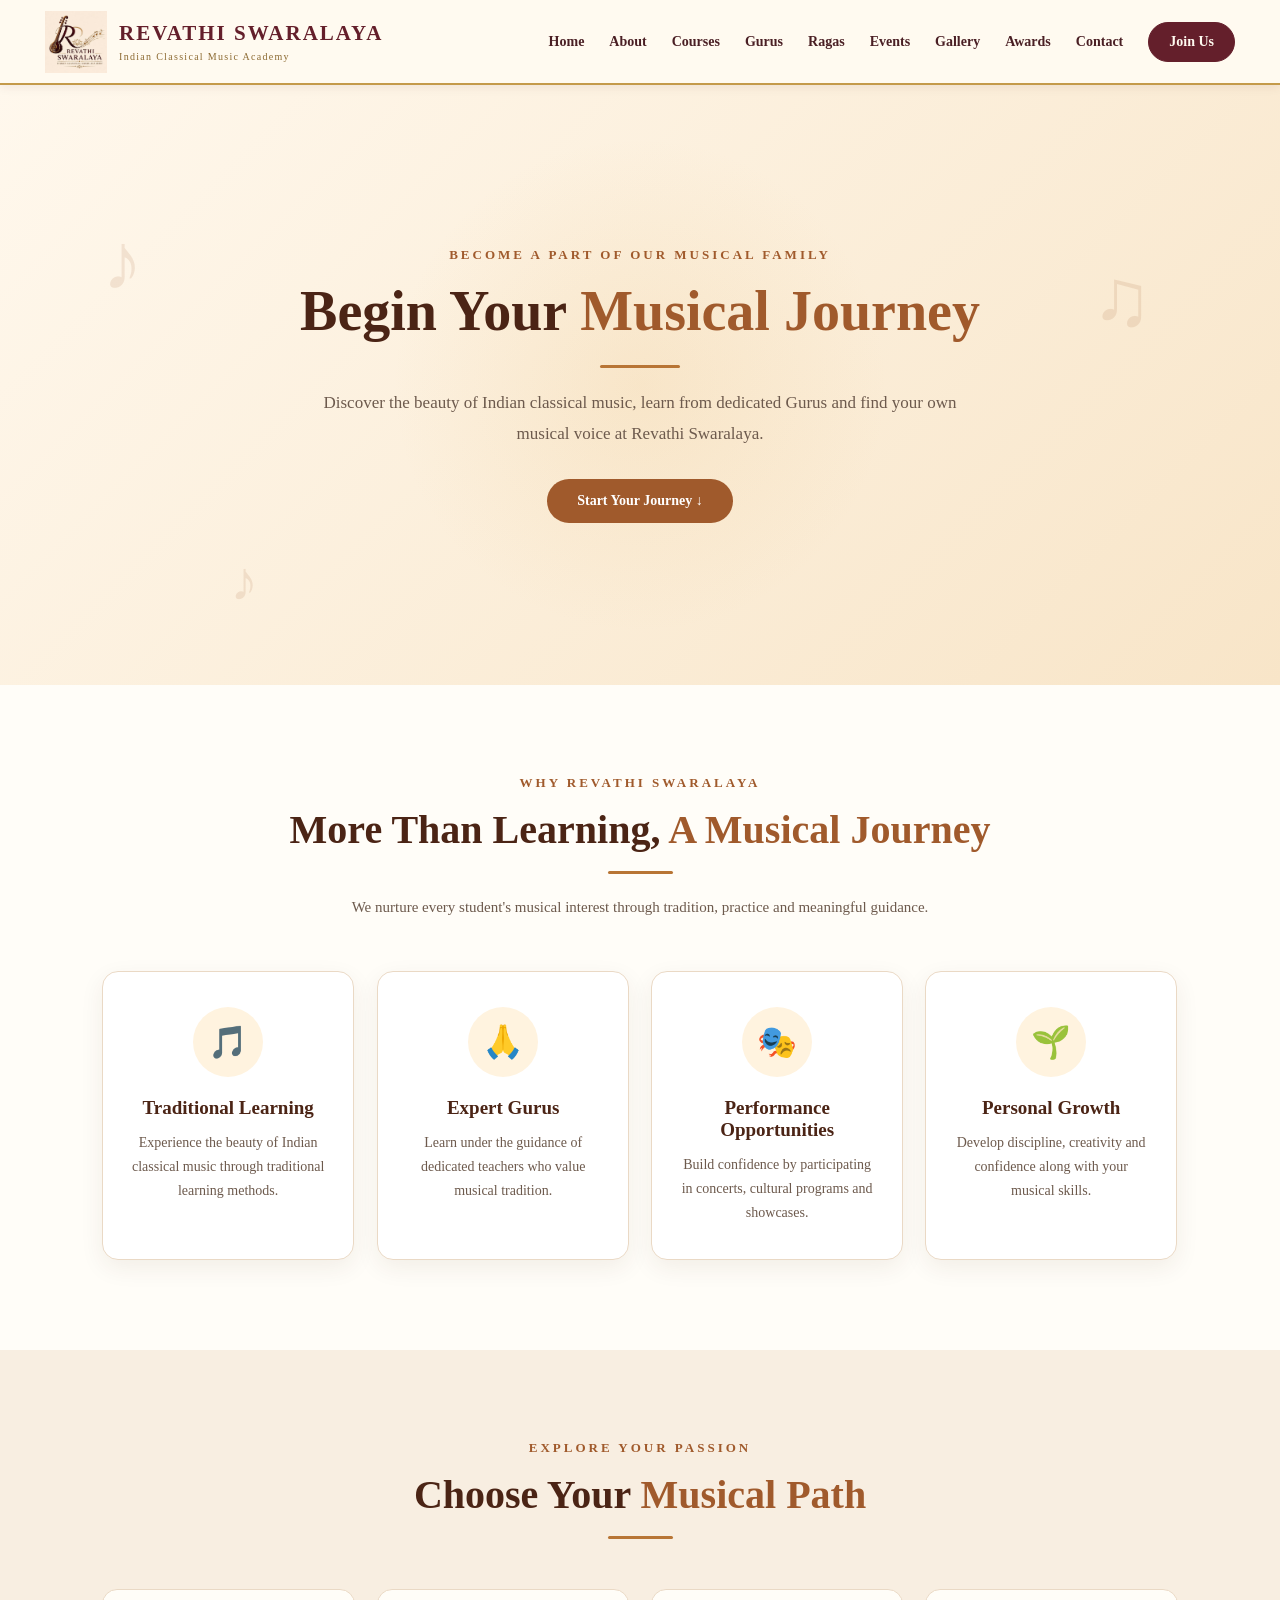
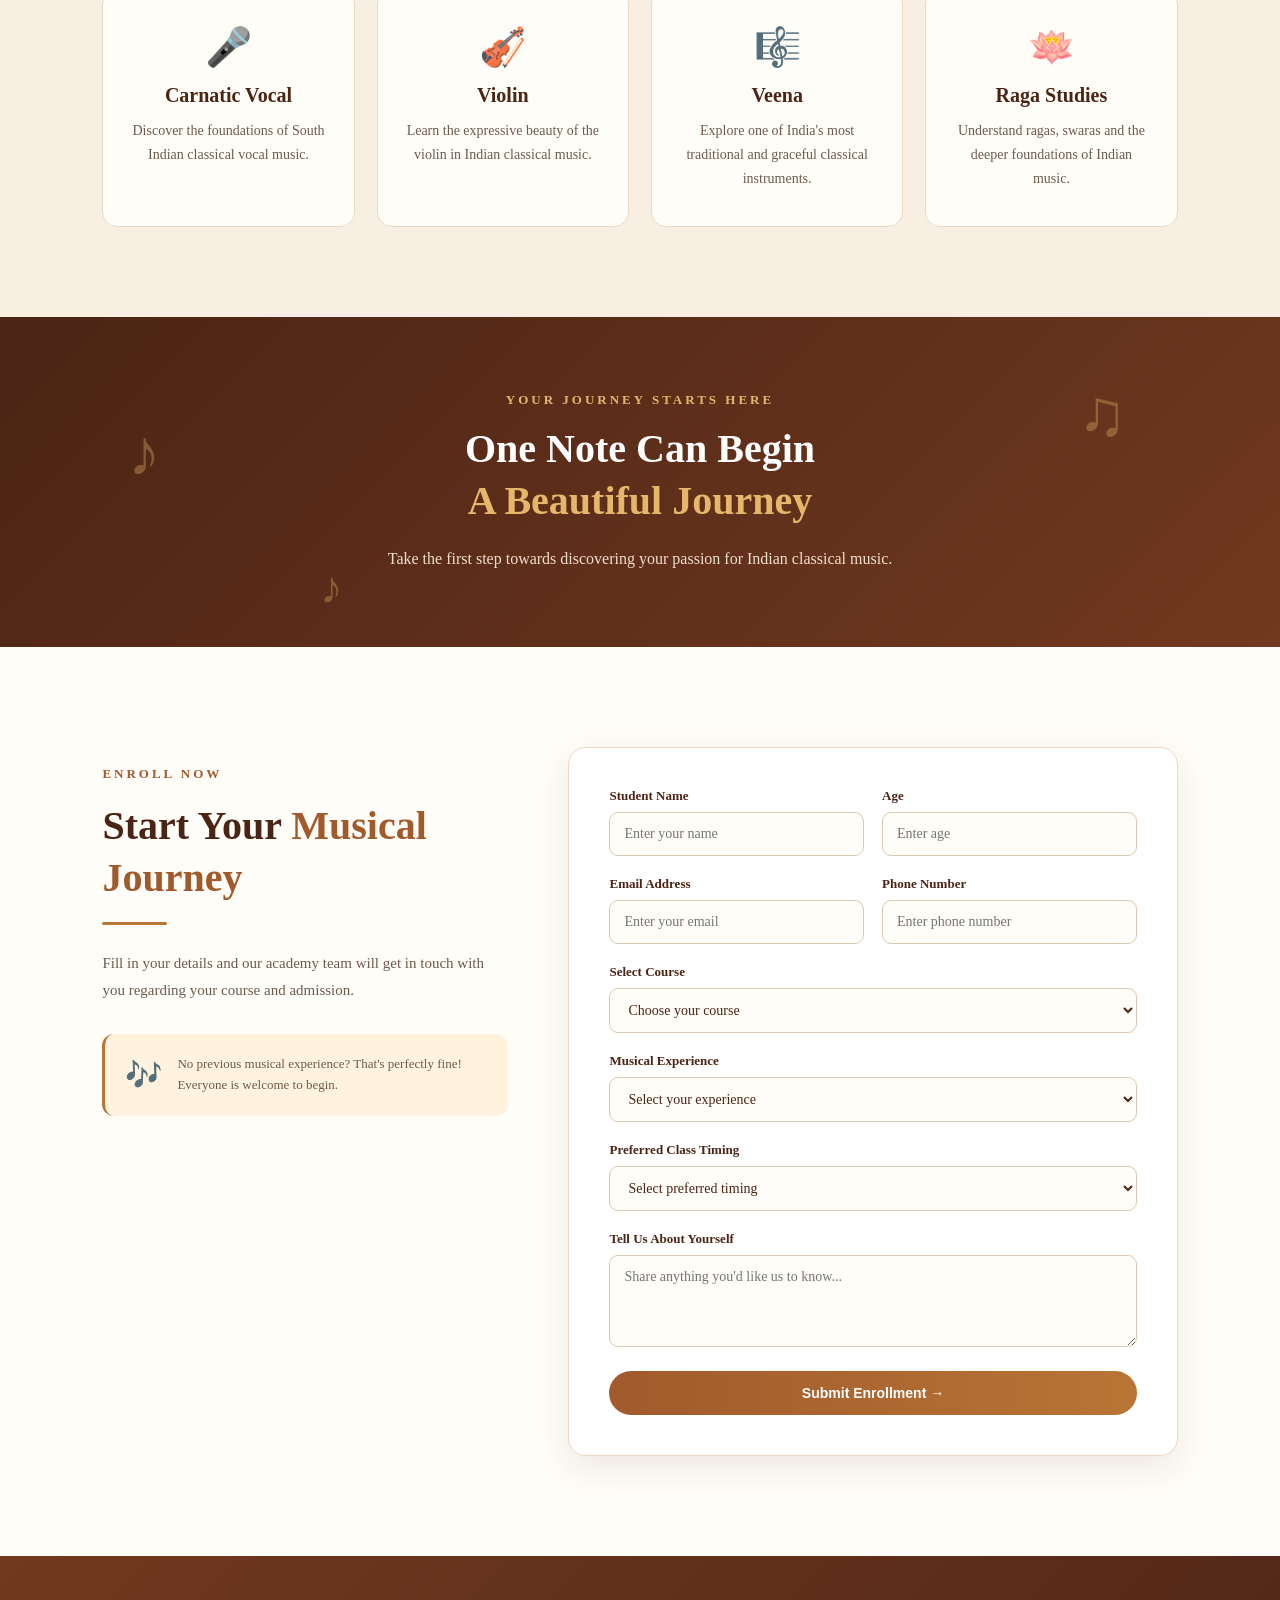
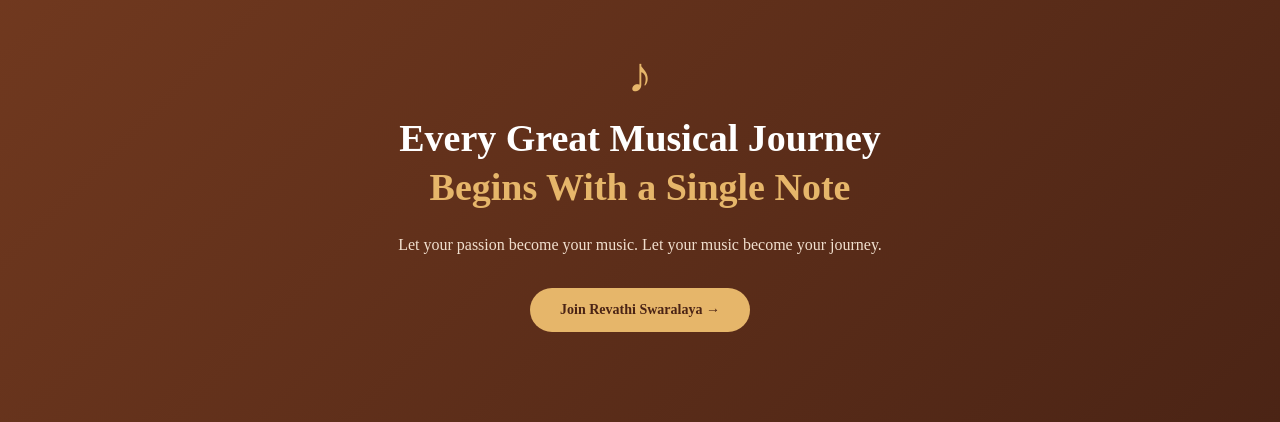
<file: join.html>
<!DOCTYPE html>
<html lang="en">

<head>

    <meta charset="UTF-8">
    <meta name="viewport" content="width=device-width, initial-scale=1.0">

    <title>Join Us | Revathi Swaralaya</title>

    <link rel="stylesheet" href="style.css">

</head>

<body>


    <!-- ================= NAVBAR ================= -->

    <header class="navbar">

        <div class="logo-section">

            <img src="logo.jpeg" alt="Revathi Swaralaya Logo">

            <div class="academy-name">

                <h1>REVATHI SWARALAYA</h1>

                <p>
                    Indian Classical Music Academy
                </p>

            </div>

        </div>


        <nav class="nav-links" id="navLinks">

            <a href="index.html">Home</a>

            <a href="about.html">About</a>

            <a href="courses.html">Courses</a>

            <a href="gurus.html">Gurus</a>

            <a href="ragas.html">Ragas</a>

            <a href="events.html">Events</a>

            <a href="gallery.html">Gallery</a>

            <a href="awards.html">Awards</a>

            <a href="contact.html">Contact</a>

            <a href="join.html" class="join-btn active">
                Join Us
            </a>

        </nav>


        <button
            class="menu-btn"
            onclick="toggleMenu()">

            ☰

        </button>

    </header>



    <!-- ================= JOIN HERO ================= -->

    <section class="join-hero">

        <div class="join-note join-note-one">
            ♪
        </div>

        <div class="join-note join-note-two">
            ♫
        </div>

        <div class="join-note join-note-three">
            ♪
        </div>


        <div class="join-hero-content">

            <p class="section-label">
                BECOME A PART OF OUR MUSICAL FAMILY
            </p>

            <h1>
                Begin Your
                <span>Musical Journey</span>
            </h1>

            <div class="join-line"></div>

            <p>
                Discover the beauty of Indian classical music,
                learn from dedicated Gurus and find your own
                musical voice at Revathi Swaralaya.
            </p>

            <a href="#enrollment" class="join-hero-btn">
                Start Your Journey ↓
            </a>

        </div>

    </section>



    <!-- ================= WHY JOIN US ================= -->

    <section class="why-join">

        <div class="join-heading">

            <p class="section-label">
                WHY REVATHI SWARALAYA
            </p>

            <h2>
                More Than Learning,
                <span>A Musical Journey</span>
            </h2>

            <div class="join-small-line"></div>

            <p>
                We nurture every student's musical interest
                through tradition, practice and meaningful
                guidance.
            </p>

        </div>


        <div class="why-join-container">


            <!-- CARD 1 -->

            <div class="why-card">

                <div class="why-icon">
                    🎵
                </div>

                <h3>
                    Traditional Learning
                </h3>

                <p>
                    Experience the beauty of Indian classical
                    music through traditional learning methods.
                </p>

            </div>


            <!-- CARD 2 -->

            <div class="why-card">

                <div class="why-icon">
                    🙏
                </div>

                <h3>
                    Expert Gurus
                </h3>

                <p>
                    Learn under the guidance of dedicated
                    teachers who value musical tradition.
                </p>

            </div>


            <!-- CARD 3 -->

            <div class="why-card">

                <div class="why-icon">
                    🎭
                </div>

                <h3>
                    Performance Opportunities
                </h3>

                <p>
                    Build confidence by participating in
                    concerts, cultural programs and showcases.
                </p>

            </div>


            <!-- CARD 4 -->

            <div class="why-card">

                <div class="why-icon">
                    🌱
                </div>

                <h3>
                    Personal Growth
                </h3>

                <p>
                    Develop discipline, creativity and confidence
                    along with your musical skills.
                </p>

            </div>

        </div>

    </section>



    <!-- ================= CHOOSE COURSE ================= -->

    <section class="join-courses">

        <div class="join-heading">

            <p class="section-label">
                EXPLORE YOUR PASSION
            </p>

            <h2>
                Choose Your
                <span>Musical Path</span>
            </h2>

            <div class="join-small-line"></div>

        </div>


        <div class="join-course-container">


            <div class="join-course-card">

                <span class="course-symbol">
                    🎤
                </span>

                <h3>
                    Carnatic Vocal
                </h3>

                <p>
                    Discover the foundations of
                    South Indian classical vocal music.
                </p>

            </div>


            <div class="join-course-card">

                <span class="course-symbol">
                    🎻
                </span>

                <h3>
                    Violin
                </h3>

                <p>
                    Learn the expressive beauty of
                    the violin in Indian classical music.
                </p>

            </div>


            <div class="join-course-card">

                <span class="course-symbol">
                    🎼
                </span>

                <h3>
                    Veena
                </h3>

                <p>
                    Explore one of India's most traditional
                    and graceful classical instruments.
                </p>

            </div>


            <div class="join-course-card">

                <span class="course-symbol">
                    🪷
                </span>

                <h3>
                    Raga Studies
                </h3>

                <p>
                    Understand ragas, swaras and the
                    deeper foundations of Indian music.
                </p>

            </div>

        </div>

    </section>



    <!-- ================= MUSICAL PATH ================= -->

    <section class="musical-path">

        <div class="path-note path-note-one">
            ♪
        </div>

        <div class="path-note path-note-two">
            ♫
        </div>

        <div class="path-note path-note-three">
            ♪
        </div>


        <div class="path-content">

            <p class="section-label">
                YOUR JOURNEY STARTS HERE
            </p>

            <h2>
                One Note Can Begin
                <span>A Beautiful Journey</span>
            </h2>

            <p>
                Take the first step towards discovering
                your passion for Indian classical music.
            </p>

        </div>

    </section>



    <!-- ================= ENROLLMENT ================= -->

    <section
        class="enrollment-section"
        id="enrollment">


        <div class="enrollment-container">


            <!-- FORM INTRO -->

            <div class="enrollment-intro">

                <p class="section-label">
                    ENROLL NOW
                </p>

                <h2>
                    Start Your
                    <span>Musical Journey</span>
                </h2>

                <div class="enrollment-line"></div>

                <p>
                    Fill in your details and our academy
                    team will get in touch with you regarding
                    your course and admission.
                </p>


                <div class="enrollment-note">

                    <span>
                        🎶
                    </span>

                    <p>
                        No previous musical experience?
                        That's perfectly fine!
                        Everyone is welcome to begin.
                    </p>

                </div>

            </div>



            <!-- ================= FORM ================= -->

            <div class="enrollment-form-container">

                <form class="enrollment-form">


                    <div class="form-row">


                        <div class="join-form-group">

                            <label for="studentName">
                                Student Name
                            </label>

                            <input
                                type="text"
                                id="studentName"
                                placeholder="Enter your name"
                                required
                            >

                        </div>


                        <div class="join-form-group">

                            <label for="age">
                                Age
                            </label>

                            <input
                                type="number"
                                id="age"
                                placeholder="Enter age"
                                min="1"
                                max="100"
                                required
                            >

                        </div>

                    </div>



                    <div class="form-row">


                        <div class="join-form-group">

                            <label for="email">
                                Email Address
                            </label>

                            <input
                                type="email"
                                id="email"
                                placeholder="Enter your email"
                                required
                            >

                        </div>


                        <div class="join-form-group">

                            <label for="phone">
                                Phone Number
                            </label>

                            <input
                                type="tel"
                                id="phone"
                                placeholder="Enter phone number"
                                required
                            >

                        </div>

                    </div>



                    <div class="join-form-group">

                        <label for="course">
                            Select Course
                        </label>

                        <select
                            id="course"
                            required>

                            <option value="">
                                Choose your course
                            </option>

                            <option value="vocal">
                                Carnatic Vocal
                            </option>

                            <option value="violin">
                                Violin
                            </option>

                            <option value="veena">
                                Veena
                            </option>

                            <option value="raga">
                                Raga Studies
                            </option>

                        </select>

                    </div>



                    <div class="join-form-group">

                        <label for="experience">
                            Musical Experience
                        </label>

                        <select id="experience">

                            <option value="">
                                Select your experience
                            </option>

                            <option value="beginner">
                                Beginner
                            </option>

                            <option value="basic">
                                Basic Knowledge
                            </option>

                            <option value="intermediate">
                                Intermediate
                            </option>

                            <option value="advanced">
                                Advanced
                            </option>

                        </select>

                    </div>



                    <div class="join-form-group">

                        <label for="timing">
                            Preferred Class Timing
                        </label>

                        <select id="timing">

                            <option value="">
                                Select preferred timing
                            </option>

                            <option value="morning">
                                Morning
                            </option>

                            <option value="afternoon">
                                Afternoon
                            </option>

                            <option value="evening">
                                Evening
                            </option>

                        </select>

                    </div>



                    <div class="join-form-group">

                        <label for="joinMessage">
                            Tell Us About Yourself
                        </label>

                        <textarea
                            id="joinMessage"
                            rows="4"
                            placeholder="Share anything you'd like us to know..."
                        ></textarea>

                    </div>



                    <button
                        type="submit"
                        class="enrollment-btn">

                        Submit Enrollment →

                    </button>

                </form>

            </div>

        </div>

    </section>



    <!-- ================= FINAL CTA ================= -->

    <section class="join-cta">

        <div class="join-cta-note">
            ♪
        </div>

        <h2>
            Every Great Musical Journey
            <span>Begins With a Single Note</span>
        </h2>

        <p>
            Let your passion become your music.
            Let your music become your journey.
        </p>

        <a href="#enrollment">
            Join Revathi Swaralaya →
        </a>

    </section>



    <!-- ================= JAVASCRIPT ================= -->

    <script src="script.js"></script>

</body>

</html>
</file>
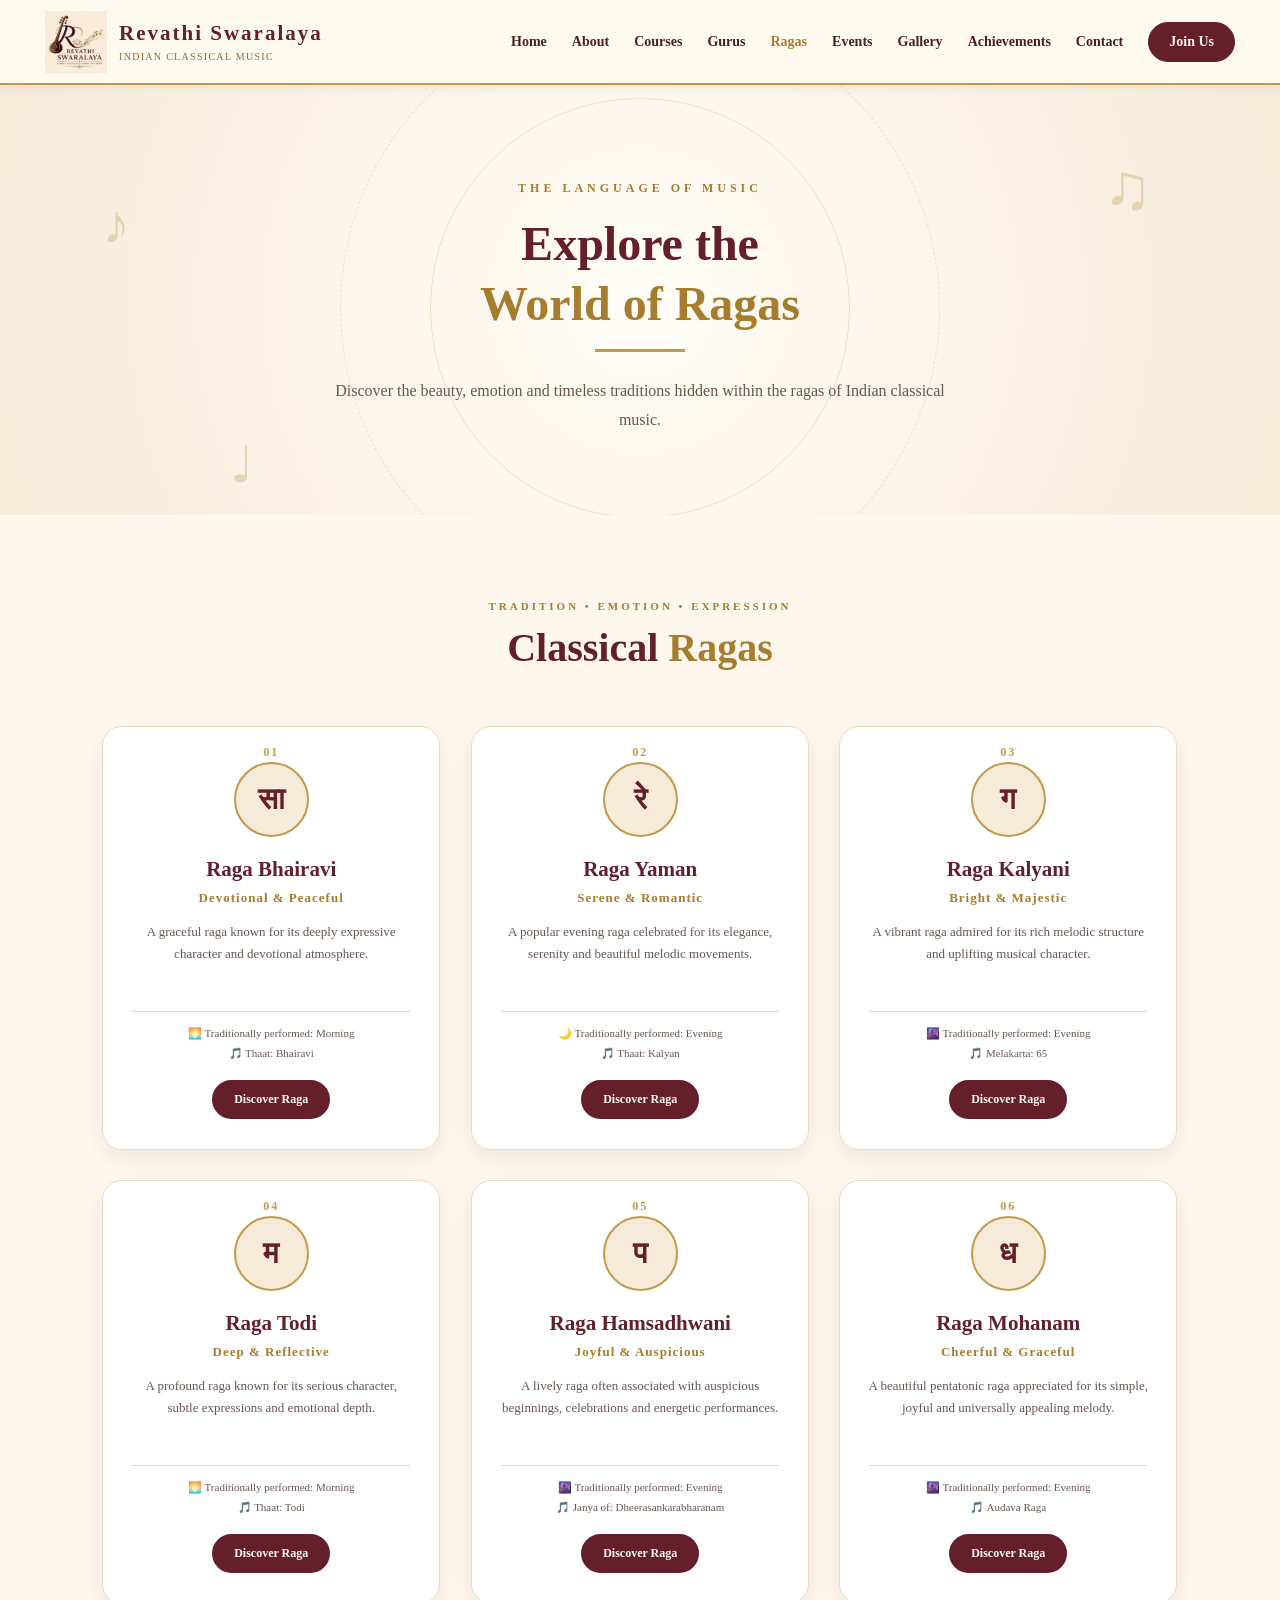
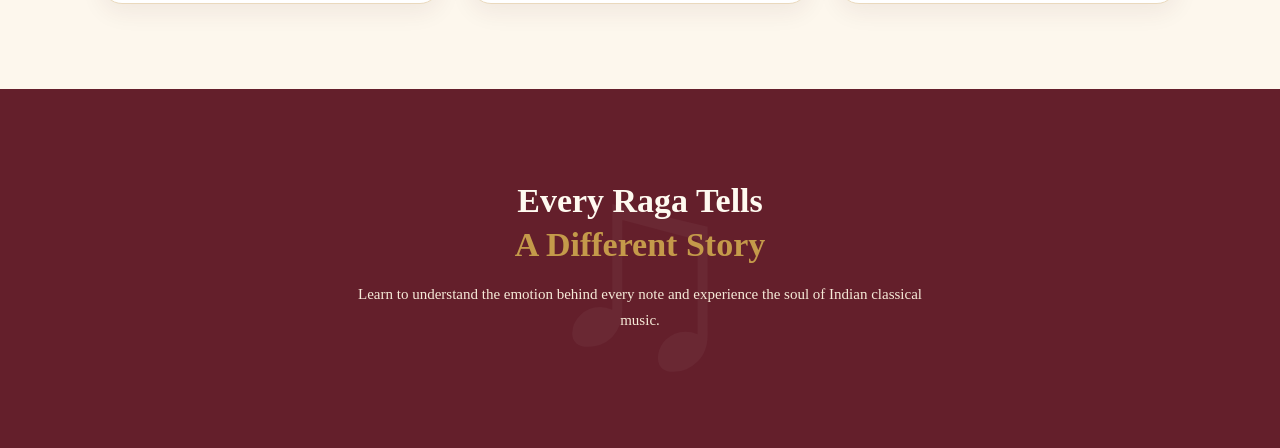
<file: ragas.html>
<!DOCTYPE html>
<html lang="en">
<head>
    <meta charset="UTF-8">
    <meta name="viewport" content="width=device-width, initial-scale=1.0">

    <title>Ragas | Revathi Swaralaya</title>

    <link rel="stylesheet" href="style.css">
</head>

<body>

    <!-- =========================
         NAVBAR
    ========================= -->

    <nav class="navbar">

        <div class="logo-section">

            <img src="logo.jpeg" alt="Revathi Swaralaya Logo">

            <div class="academy-name">
                <h1>Revathi Swaralaya</h1>
                <p>INDIAN CLASSICAL MUSIC</p>
            </div>

        </div>


        <button class="menu-btn" onclick="toggleMenu()">☰</button>


        <div class="nav-links" id="navLinks">

            <a href="index.html">Home</a>

            <a href="about.html">About</a>

            <a href="courses.html">Courses</a>

            <a href="gurus.html">Gurus</a>

            <a href="ragas.html" class="active">Ragas</a>

            <a href="events.html">Events</a>

            <a href="gallery.html">Gallery</a>

            <a href="awards.html">Achievements</a>

            <a href="contact.html">Contact</a>

            <a href="join.html" class="join-btn">Join Us</a>

        </div>

    </nav>


    <!-- =========================
         RAGAS HERO
    ========================= -->

    <section class="ragas-hero">

        <div class="raga-orbit orbit-one"></div>
        <div class="raga-orbit orbit-two"></div>

        <div class="ragas-hero-content">

            <p class="raga-label">THE LANGUAGE OF MUSIC</p>

            <h1>
                Explore the
                <span>World of Ragas</span>
            </h1>

            <div class="raga-gold-line"></div>

            <p>
                Discover the beauty, emotion and timeless traditions
                hidden within the ragas of Indian classical music.
            </p>

        </div>

        <div class="floating-note note-one">♪</div>
        <div class="floating-note note-two">♫</div>
        <div class="floating-note note-three">♩</div>

    </section>


    <!-- =========================
         RAGAS SECTION
    ========================= -->

    <section class="ragas-section">

        <div class="ragas-heading">

            <p>TRADITION • EMOTION • EXPRESSION</p>

            <h2>
                Classical <span>Ragas</span>
            </h2>

        </div>


        <div class="ragas-container">


            <!-- RAGA 1 -->

            <div class="raga-card">

                <div class="raga-number">
                    01
                </div>

                <div class="raga-symbol">
                    सा
                </div>

                <h3>Raga Bhairavi</h3>

                <p class="raga-mood">
                    Devotional & Peaceful
                </p>

                <p>
                    A graceful raga known for its deeply expressive
                    character and devotional atmosphere.
                </p>

                <div class="raga-info">
                    <span>🌅 Traditionally performed: Morning</span>
                    <span>🎵 Thaat: Bhairavi</span>
                </div>

                <a href="#" class="raga-btn">
                    Discover Raga
                </a>

            </div>


            <!-- RAGA 2 -->

            <div class="raga-card">

                <div class="raga-number">
                    02
                </div>

                <div class="raga-symbol">
                    रे
                </div>

                <h3>Raga Yaman</h3>

                <p class="raga-mood">
                    Serene & Romantic
                </p>

                <p>
                    A popular evening raga celebrated for its elegance,
                    serenity and beautiful melodic movements.
                </p>

                <div class="raga-info">
                    <span>🌙 Traditionally performed: Evening</span>
                    <span>🎵 Thaat: Kalyan</span>
                </div>

                <a href="#" class="raga-btn">
                    Discover Raga
                </a>

            </div>


            <!-- RAGA 3 -->

            <div class="raga-card">

                <div class="raga-number">
                    03
                </div>

                <div class="raga-symbol">
                    ग
                </div>

                <h3>Raga Kalyani</h3>

                <p class="raga-mood">
                    Bright & Majestic
                </p>

                <p>
                    A vibrant raga admired for its rich melodic structure
                    and uplifting musical character.
                </p>

                <div class="raga-info">
                    <span>🌆 Traditionally performed: Evening</span>
                    <span>🎵 Melakarta: 65</span>
                </div>

                <a href="#" class="raga-btn">
                    Discover Raga
                </a>

            </div>


            <!-- RAGA 4 -->

            <div class="raga-card">

                <div class="raga-number">
                    04
                </div>

                <div class="raga-symbol">
                    म
                </div>

                <h3>Raga Todi</h3>

                <p class="raga-mood">
                    Deep & Reflective
                </p>

                <p>
                    A profound raga known for its serious character,
                    subtle expressions and emotional depth.
                </p>

                <div class="raga-info">
                    <span>🌅 Traditionally performed: Morning</span>
                    <span>🎵 Thaat: Todi</span>
                </div>

                <a href="#" class="raga-btn">
                    Discover Raga
                </a>

            </div>


            <!-- RAGA 5 -->

            <div class="raga-card">

                <div class="raga-number">
                    05
                </div>

                <div class="raga-symbol">
                    प
                </div>

                <h3>Raga Hamsadhwani</h3>

                <p class="raga-mood">
                    Joyful & Auspicious
                </p>

                <p>
                    A lively raga often associated with auspicious beginnings,
                    celebrations and energetic performances.
                </p>

                <div class="raga-info">
                    <span>🌆 Traditionally performed: Evening</span>
                    <span>🎵 Janya of: Dheerasankarabharanam</span>
                </div>

                <a href="#" class="raga-btn">
                    Discover Raga
                </a>

            </div>


            <!-- RAGA 6 -->

            <div class="raga-card">

                <div class="raga-number">
                    06
                </div>

                <div class="raga-symbol">
                    ध
                </div>

                <h3>Raga Mohanam</h3>

                <p class="raga-mood">
                    Cheerful & Graceful
                </p>

                <p>
                    A beautiful pentatonic raga appreciated for its simple,
                    joyful and universally appealing melody.
                </p>

                <div class="raga-info">
                    <span>🌆 Traditionally performed: Evening</span>
                    <span>🎵 Audava Raga</span>
                </div>

                <a href="#" class="raga-btn">
                    Discover Raga
                </a>

            </div>

        </div>

    </section>


    <!-- =========================
         RAGA QUOTE
    ========================= -->

    <section class="raga-quote">

        <div class="quote-music">♫</div>

        <h2>
            Every Raga Tells
            <span>A Different Story</span>
        </h2>

        <p>
            Learn to understand the emotion behind every note
            and experience the soul of Indian classical music.
        </p>

    </section>


    <script>

        function toggleMenu() {

            document
                .getElementById("navLinks")
                .classList.toggle("show");

        }

    </script>

</body>
</html>
</file>
<file: style.css>
/* =========================================================
   REVATHI SWARALAYA
   COMPLETE STYLE SHEET
========================================================= */


/* =========================
   BASIC RESET
========================= */

* {
    margin: 0;
    padding: 0;
    box-sizing: border-box;
}

body {
    font-family: Georgia, "Times New Roman", serif;
    background-color: #fffaf0;
    color: #4a1f24;
}


/* =========================================================
   NAVBAR
========================================================= */

.navbar {
    width: 100%;
    min-height: 85px;
    background-color: #fffaf0;

    display: flex;
    align-items: center;
    justify-content: space-between;

    padding: 10px 45px;

    border-bottom: 2px solid #c49a4a;

    position: sticky;
    top: 0;
    z-index: 1000;

    box-shadow: 0 2px 10px rgba(74, 31, 36, 0.08);
}


/* LOGO */

.logo-section {
    display: flex;
    align-items: center;
    gap: 12px;
}

.logo-section img {
    width: 62px;
    height: 62px;
    object-fit: contain;
}

.academy-name h1 {
    color: #641f2b;
    font-size: 21px;
    letter-spacing: 2px;
    line-height: 1.2;
}

.academy-name p {
    color: #8c6a32;
    font-size: 10px;
    letter-spacing: 1.3px;
    margin-top: 4px;
}


/* NAVIGATION */

.nav-links {
    display: flex;
    align-items: center;
    gap: 25px;
}

.nav-links a {
    text-decoration: none;
    color: #4a1f24;

    font-size: 14px;
    font-weight: 600;

    position: relative;

    transition: color 0.3s ease;
}


/* NAV UNDERLINE */

.nav-links a:not(.join-btn)::after {
    content: "";

    position: absolute;

    width: 0;
    height: 2px;

    left: 50%;
    bottom: -7px;

    background-color: #c49a4a;

    transform: translateX(-50%);

    transition: width 0.3s ease;
}

.nav-links a:not(.join-btn):hover {
    color: #a67c2d;
}

.nav-links a:not(.join-btn):hover::after {
    width: 100%;
}

.nav-links a.active {
    color: #a67c2d;
}


/* JOIN BUTTON */

.join-btn {
    background-color: #641f2b;

    color: #fffaf0 !important;

    padding: 11px 20px;

    border-radius: 25px;

    border: 1px solid #641f2b;

    transition: all 0.3s ease;
}

.join-btn:hover {
    background-color: #c49a4a;

    border-color: #c49a4a;

    color: #3b2020 !important;

    transform: translateY(-2px);
}


/* MOBILE MENU BUTTON */

.menu-btn {
    display: none;

    background: none;

    border: none;

    color: #641f2b;

    font-size: 28px;

    cursor: pointer;
}


/* =========================================================
   NAVBAR RESPONSIVE
========================================================= */

@media (max-width: 1100px) {

    .navbar {
        padding: 10px 25px;
    }

    .nav-links {
        gap: 16px;
    }

    .nav-links a {
        font-size: 13px;
    }

    .academy-name h1 {
        font-size: 18px;
    }
}


@media (max-width: 850px) {

    .navbar {
        min-height: 75px;
        padding: 10px 20px;
    }

    .logo-section img {
        width: 52px;
        height: 52px;
    }

    .academy-name h1 {
        font-size: 17px;
    }

    .academy-name p {
        font-size: 8px;
    }

    .menu-btn {
        display: block;
    }

    .nav-links {
        display: none;

        position: absolute;

        top: 75px;
        left: 0;

        width: 100%;

        background-color: #fffaf0;

        flex-direction: column;

        align-items: center;

        gap: 20px;

        padding: 25px 0;

        border-bottom: 2px solid #c49a4a;

        box-shadow: 0 5px 15px rgba(74, 31, 36, 0.1);
    }

    .nav-links.show {
        display: flex;
    }

    .nav-links a {
        font-size: 15px;
    }

    .join-btn {
        margin-top: 5px;
    }
}


@media (max-width: 480px) {

    .navbar {
        padding: 8px 15px;
    }

    .logo-section {
        gap: 8px;
    }

    .logo-section img {
        width: 45px;
        height: 45px;
    }

    .academy-name h1 {
        font-size: 14px;
        letter-spacing: 1px;
    }

    .academy-name p {
        font-size: 7px;
        letter-spacing: 0.8px;
    }

    .menu-btn {
        font-size: 25px;
    }
}


/* =========================================================
   HOME HERO
========================================================= */

.hero {
    min-height: calc(100vh - 85px);

    display: flex;
    align-items: center;
    justify-content: space-between;

    padding: 70px 8%;

    background: linear-gradient(
        135deg,
        #fffaf0,
        #f6ead8
    );

    gap: 50px;
}


.hero-content {
    width: 52%;
}

.welcome-text {
    color: #a67c2d;

    font-size: 14px;

    font-weight: bold;

    letter-spacing: 4px;

    margin-bottom: 15px;
}

.hero-content h1 {
    color: #641f2b;

    font-size: 60px;

    letter-spacing: 3px;

    line-height: 1.1;

    margin-bottom: 15px;
}

.hero-content h1 span {
    display: block;
    color: #a67c2d;
}

.hero-content h2 {
    color: #4a1f24;

    font-size: 22px;

    font-weight: normal;

    letter-spacing: 1px;

    margin-bottom: 20px;
}

.gold-line {
    width: 90px;

    height: 3px;

    background-color: #c49a4a;

    margin-bottom: 20px;
}

.hero-description {
    color: #6b5550;

    font-size: 16px;

    line-height: 1.8;

    max-width: 550px;

    margin-bottom: 30px;
}


.hero-buttons {
    display: flex;
    gap: 15px;
}

.primary-btn,
.secondary-btn {
    text-decoration: none;

    padding: 13px 25px;

    border-radius: 25px;

    font-size: 14px;

    font-weight: bold;

    transition: 0.3s ease;
}

.primary-btn {
    background-color: #641f2b;

    color: #fffaf0;

    border: 2px solid #641f2b;
}

.primary-btn:hover {
    background-color: #c49a4a;

    border-color: #c49a4a;

    color: #3b2020;

    transform: translateY(-3px);
}

.secondary-btn {
    background-color: transparent;

    color: #641f2b;

    border: 2px solid #c49a4a;
}

.secondary-btn:hover {
    background-color: #c49a4a;

    color: #3b2020;

    transform: translateY(-3px);
}


.hero-image {
    width: 50%;

    display: flex;

    justify-content: center;

    align-items: center;
}

.hero-image img {
    width: 520px;

    height: 650px;

    object-fit: cover;

    border-radius: 200px 200px 25px 25px;

    border: 8px solid #c49a4a;

    box-shadow:
        0 20px 40px rgba(74, 31, 36, 0.18);
}


/* HERO RESPONSIVE */

@media (max-width: 900px) {

    .hero {
        padding: 60px 5%;
        gap: 30px;
    }

    .hero-content {
        width: 55%;
    }

    .hero-image {
        width: 40%;
    }

    .hero-content h1 {
        font-size: 42px;
    }

    .hero-content h2 {
        font-size: 18px;
    }

    .hero-image img {
        width: 300px;
        height: 390px;
    }
}


@media (max-width: 700px) {

    .hero {
        flex-direction: column;
        text-align: center;
        padding: 55px 20px 70px;
    }

    .hero-content {
        width: 100%;
    }

    .hero-image {
        width: 100%;
    }

    .hero-content h1 {
        font-size: 38px;
    }

    .hero-content h2 {
        font-size: 17px;
    }

    .gold-line {
        margin: 0 auto 20px;
    }

    .hero-description {
        margin: 0 auto 30px;
    }

    .hero-buttons {
        justify-content: center;
        flex-wrap: wrap;
    }

    .hero-image img {
        width: 280px;
        height: 350px;
    }
}


@media (max-width: 450px) {

    .hero-content h1 {
        font-size: 32px;
    }

    .hero-content h2 {
        font-size: 15px;
    }

    .hero-description {
        font-size: 14px;
    }

    .hero-buttons {
        flex-direction: column;
    }

    .primary-btn,
    .secondary-btn {
        width: 100%;
        text-align: center;
    }

    .hero-image img {
        width: 240px;
        height: 310px;
    }
}


/* =========================================================
   ABOUT PAGE
========================================================= */

.about-section {
    width: 100%;
    padding: 100px 8%;
    background-color: #fffaf0;
}

.about-container {
    max-width: 1200px;

    margin: auto;

    display: flex;

    align-items: center;

    justify-content: space-between;

    gap: 70px;
}

.about-image {
    width: 48%;
    display: flex;
    justify-content: center;
}

.about-image-frame {
    width: 600px;
    height: 500px;

    padding: 7px;

    background-color: #c49a4a;

    border-radius: 40px 220px 40px 220px;

    box-shadow:
        0 15px 35px rgba(74, 31, 36, 0.15);
}

.about-image-frame img {
    width: 100%;
    height: 100%;

    object-fit: cover;

    display: block;

    border-radius: 20px 145px 20px 145px;
}

.about-content {
    width: 52%;
}

.section-label {
    color: #a67c2d;

    font-size: 13px;

    font-weight: bold;

    letter-spacing: 3px;

    margin-bottom: 15px;
}

.about-content h2 {
    color: #641f2b;

    font-size: 42px;

    line-height: 1.25;

    margin-bottom: 15px;
}

.about-content h2 span {
    display: block;
    color: #a67c2d;
}

.about-line {
    width: 80px;
    height: 3px;

    background-color: #c49a4a;

    margin-bottom: 25px;
}

.about-content > p:not(.section-label) {
    color: #6b5550;

    font-size: 15px;

    line-height: 1.8;

    margin-bottom: 18px;
}

.about-highlights {
    margin-top: 25px;

    display: flex;
    flex-direction: column;

    gap: 15px;
}

.highlight-card {
    display: flex;

    align-items: center;

    gap: 15px;

    padding: 13px 15px;

    background-color: #f8eee1;

    border-left: 4px solid #c49a4a;

    border-radius: 8px;

    transition: all 0.3s ease;
}

.highlight-card:hover {
    transform: translateX(7px);

    box-shadow:
        0 8px 20px rgba(74, 31, 36, 0.08);
}

.highlight-icon {
    width: 42px;
    height: 42px;

    border-radius: 50%;

    background-color: #641f2b;

    display: flex;

    align-items: center;
    justify-content: center;

    font-size: 19px;

    flex-shrink: 0;
}

.highlight-card h3 {
    color: #641f2b;

    font-size: 16px;

    margin-bottom: 3px;
}

.highlight-card p {
    color: #6b5550;

    font-size: 13px;

    line-height: 1.5;
}

.about-btn {
    display: inline-block;

    margin-top: 25px;

    padding: 12px 23px;

    background-color: #641f2b;

    color: #fffaf0;

    text-decoration: none;

    border-radius: 25px;

    font-size: 14px;

    font-weight: bold;

    border: 2px solid #641f2b;

    transition: all 0.3s ease;
}

.about-btn:hover {
    background-color: #c49a4a;

    border-color: #c49a4a;

    color: #3b2020;

    transform: translateY(-3px);
}


/* ABOUT RESPONSIVE */

@media (max-width: 900px) {

    .about-section {
        padding: 80px 5%;
    }

    .about-container {
        gap: 40px;
    }

    .about-image-frame {
        width: 280px;
        height: 370px;
    }

    .about-content h2 {
        font-size: 34px;
    }
}


@media (max-width: 700px) {

    .about-section {
        padding: 70px 20px;
    }

    .about-container {
        flex-direction: column;

        gap: 45px;

        text-align: center;
    }

    .about-image {
        width: 100%;
    }

    .about-content {
        width: 100%;
    }

    .about-content h2 span {
        display: inline;
    }

    .about-line {
        margin: 0 auto 25px;
    }

    .about-highlights {
        text-align: left;
    }
}


@media (max-width: 450px) {

    .about-image-frame {
        width: 240px;
        height: 320px;
    }

    .about-content h2 {
        font-size: 29px;
    }

    .about-content > p:not(.section-label) {
        font-size: 14px;
    }
}


/* =========================================================
   COURSES PAGE
========================================================= */


/* =========================================================
   COURSES HERO
========================================================= */

.courses-hero {

    text-align: center;

    padding: 80px 20px 60px;

    background:
        linear-gradient(
            135deg,
            #fffaf0,
            #f6ead8
        );

    position: relative;

    overflow: hidden;
}


/* =========================================================
   MUSICAL NOTE DECORATION
========================================================= */

.courses-hero::before {

    content: "♪";

    position: absolute;

    left: 8%;
    top: 25%;

    font-size: 90px;

    color: rgba(196, 154, 74, 0.12);

    animation:
        courseNoteLeft 5s ease-in-out infinite;
}


.courses-hero::after {

    content: "♫";

    position: absolute;

    right: 8%;
    bottom: 15%;

    font-size: 75px;

    color: rgba(196, 154, 74, 0.12);

    animation:
        courseNoteRight 6s ease-in-out infinite;
}


@keyframes courseNoteLeft {

    0%,
    100% {

        transform:
            translateY(15px)
            rotate(-8deg);
    }

    50% {

        transform:
            translateY(-20px)
            rotate(8deg);
    }
}


@keyframes courseNoteRight {

    0%,
    100% {

        transform:
            translateY(-10px)
            rotate(8deg);
    }

    50% {

        transform:
            translateY(20px)
            rotate(-8deg);
    }
}


/* =========================================================
   COURSES HERO CONTENT
========================================================= */

.courses-hero h2 {

    color: #641f2b;

    font-size: 48px;

    line-height: 1.2;

    margin-bottom: 15px;

    position: relative;

    z-index: 2;
}


.courses-hero h2 span {

    color: #a67c2d;
}


.courses-line {

    width: 80px;

    height: 3px;

    background-color: #c49a4a;

    margin: 20px auto 25px;

    position: relative;

    z-index: 2;

    animation:
        courseLineGlow 2.5s ease-in-out infinite;
}


@keyframes courseLineGlow {

    0%,
    100% {

        transform: scaleX(1);

        opacity: 0.8;
    }

    50% {

        transform: scaleX(1.35);

        opacity: 1;
    }
}


.courses-hero > p:last-child {

    max-width: 650px;

    margin: 0 auto;

    color: #6b5550;

    font-size: 16px;

    line-height: 1.8;

    position: relative;

    z-index: 2;
}


/* =========================================================
   COURSES SECTION
========================================================= */

.courses-section {

    padding: 80px 8%;

    background-color: #fffaf0;
}


.courses-container {

    max-width: 1200px;

    margin: auto;

    display: grid;

    grid-template-columns:
        repeat(3, 1fr);

    gap: 30px;
}


/* =========================================================
   UNIQUE COURSE CARD
========================================================= */

.course-card {

    background-color: #ffffff;

    padding: 35px 28px;

    border-radius: 18px;

    border: 1px solid #ead9bd;

    text-align: center;

    box-shadow:
        0 8px 25px rgba(74, 31, 36, 0.07);

    position: relative;

    overflow: hidden;

    opacity: 0;

    animation:
        courseReveal 0.9s cubic-bezier(.2, .8, .2, 1)
        forwards;

    transition:
        transform 0.5s cubic-bezier(.2, .8, .2, 1),
        box-shadow 0.5s ease,
        border-color 0.5s ease;
}


/* =========================================================
   COURSE CARD ENTRANCE DELAYS
========================================================= */

.course-card:nth-child(1) {
    animation-delay: 0.15s;
}

.course-card:nth-child(2) {
    animation-delay: 0.35s;
}

.course-card:nth-child(3) {
    animation-delay: 0.55s;
}

.course-card:nth-child(4) {
    animation-delay: 0.75s;
}

.course-card:nth-child(5) {
    animation-delay: 0.95s;
}

.course-card:nth-child(6) {
    animation-delay: 1.15s;
}


@keyframes courseReveal {

    0% {

        opacity: 0;

        transform:
            perspective(700px)
            rotateY(-12deg)
            translateX(-40px);
    }

    60% {

        opacity: 1;
    }

    100% {

        opacity: 1;

        transform:
            perspective(700px)
            rotateY(0deg)
            translateX(0);
    }
}


/* =========================================================
   TRAVELLING GOLD LINE
========================================================= */

.course-card::before {

    content: "";

    position: absolute;

    top: 0;

    left: -100%;

    width: 100%;

    height: 4px;

    background-color: #c49a4a;

    z-index: 5;

    transition:
        left 0.7s ease;
}


.course-card:hover::before {

    left: 100%;
}


/* =========================================================
   EXPANDING GOLDEN ORNAMENT
========================================================= */

.course-card::after {

    content: "";

    position: absolute;

    width: 170px;

    height: 170px;

    right: -100px;

    bottom: -100px;

    border: 1px solid
        rgba(196, 154, 74, 0.45);

    border-radius: 50%;

    transform: scale(0);

    transition:
        transform 0.7s ease;

    pointer-events: none;
}


.course-card:hover::after {

    transform:
        scale(1.5);
}


/* =========================================================
   COURSE CARD HOVER
========================================================= */

.course-card:hover {

    transform:
        translateY(-12px)
        rotateX(2deg);

    border-color: #c49a4a;

    box-shadow:
        0 25px 45px rgba(74, 31, 36, 0.16);
}


/* =========================================================
   COURSE ICON
========================================================= */

.course-icon {

    width: 75px;

    height: 75px;

    margin: 0 auto 20px;

    border-radius: 50%;

    background-color: #f6ead8;

    border: 2px solid #c49a4a;

    display: flex;

    align-items: center;

    justify-content: center;

    font-size: 34px;

    position: relative;

    z-index: 2;

    transition:
        transform 0.6s cubic-bezier(.2, .8, .2, 1),
        box-shadow 0.5s ease;
}


/* ROTATING ORBIT */

.course-icon::before {

    content: "";

    position: absolute;

    width: 88px;

    height: 88px;

    border: 1px dashed
        rgba(196, 154, 74, 0.6);

    border-radius: 50%;

    animation:
        iconOrbit 7s linear infinite;
}


@keyframes iconOrbit {

    from {
        transform: rotate(0deg);
    }

    to {
        transform: rotate(360deg);
    }
}


.course-card:hover .course-icon {

    transform:
        scale(1.15)
        rotate(-8deg);

    box-shadow:
        0 8px 20px
        rgba(196, 154, 74, 0.25);
}


/* =========================================================
   COURSE CONTENT
========================================================= */

.course-card h3 {

    color: #641f2b;

    font-size: 22px;

    margin-bottom: 15px;

    position: relative;

    display: inline-block;
}


/* ANIMATED UNDERLINE */

.course-card h3::after {

    content: "";

    position: absolute;

    left: 50%;

    bottom: -7px;

    width: 0;

    height: 2px;

    background-color: #c49a4a;

    transform:
        translateX(-50%);

    transition:
        width 0.6s ease;
}


.course-card:hover h3::after {

    width: 100%;
}


.course-card > p {

    color: #6b5550;

    font-size: 14px;

    line-height: 1.7;

    min-height: 95px;

    margin-bottom: 20px;
}


/* =========================================================
   COURSE INFORMATION
========================================================= */

.course-info {

    display: flex;

    flex-direction: column;

    gap: 7px;

    margin-bottom: 25px;

    padding-top: 15px;

    border-top: 1px solid #ead9bd;
}


.course-info span {

    color: #8c6a32;

    font-size: 12px;

    font-weight: 600;

    transition:
        transform 0.4s ease,
        color 0.4s ease;
}


.course-card:hover .course-info span {

    transform:
        translateX(5px);

    color: #a67c2d;
}


/* =========================================================
   COURSE BUTTON
========================================================= */

.course-btn {

    display: inline-block;

    text-decoration: none;

    padding: 10px 22px;

    border-radius: 22px;

    background-color: #641f2b;

    color: #fffaf0;

    border: 2px solid #641f2b;

    font-size: 13px;

    font-weight: bold;

    position: relative;

    overflow: hidden;

    z-index: 1;
}


/* GOLD FLOW */

.course-btn::before {

    content: "";

    position: absolute;

    left: -100%;

    top: 0;

    width: 100%;

    height: 100%;

    background-color: #c49a4a;

    transition:
        left 0.4s ease;

    z-index: -1;
}


.course-btn:hover::before {

    left: 0;
}


.course-btn:hover {

    color: #3b2020;

    border-color: #c49a4a;
}


/* =========================================================
   COURSES CTA
========================================================= */

.courses-cta {

    text-align: center;

    padding: 75px 20px;

    background-color: #641f2b;

    color: #fffaf0;

    position: relative;

    overflow: hidden;
}


.courses-cta h2 {

    font-size: 32px;

    margin-bottom: 15px;

    position: relative;

    z-index: 2;
}


.courses-cta p {

    color: #f6ead8;

    font-size: 15px;

    line-height: 1.7;

    margin-bottom: 25px;

    position: relative;

    z-index: 2;
}


.courses-cta a {

    display: inline-block;

    padding: 13px 25px;

    background-color: #c49a4a;

    color: #3b2020;

    text-decoration: none;

    border-radius: 25px;

    font-size: 14px;

    font-weight: bold;

    position: relative;

    z-index: 2;

    transition:
        all 0.3s ease;
}


.courses-cta a:hover {

    background-color: #fffaf0;

    transform:
        translateY(-3px);
}


/* =========================================================
   MOVING MUSICAL NOTES
========================================================= */

.courses-cta::before {

    content:
        "♪  ♫  ♪  ♫";

    position: absolute;

    left: -20%;

    top: 50%;

    font-size: 80px;

    color:
        rgba(255, 255, 255, 0.06);

    white-space: nowrap;

    animation:
        courseMusicFlow 12s linear infinite;
}


@keyframes courseMusicFlow {

    from {

        transform:
            translateX(0);
    }

    to {

        transform:
            translateX(140%);
    }
}


/* =========================================================
   COURSES RESPONSIVE
========================================================= */

@media (max-width: 950px) {

    .courses-container {

        grid-template-columns:
            repeat(2, 1fr);

        gap: 25px;
    }

    .courses-hero h2 {

        font-size: 40px;
    }
}


@media (max-width: 650px) {

    .courses-hero {

        padding: 60px 20px 45px;
    }

    .courses-hero h2 {

        font-size: 34px;
    }

    .courses-hero > p:last-child {

        font-size: 14px;
    }

    .courses-section {

        padding: 60px 20px;
    }

    .courses-container {

        grid-template-columns: 1fr;

        gap: 22px;
    }

    .course-card {

        padding: 30px 25px;
    }

    .course-card > p {

        min-height: auto;
    }

    .courses-cta h2 {

        font-size: 26px;
    }

    .courses-hero::before {

        left: 2%;

        font-size: 55px;
    }

    .courses-hero::after {

        right: 2%;

        font-size: 45px;
    }
}


@media (max-width: 450px) {

    .courses-hero h2 {

        font-size: 29px;
    }

    .course-card h3 {

        font-size: 20px;
    }

    .courses-cta {

        padding: 60px 20px;
    }

    .courses-cta h2 {

        font-size: 23px;
    }
}


/* =========================================================
   GURUS PAGE
========================================================= */


/* GURU HERO */

.gurus-hero {

    text-align: center;

    padding: 80px 20px 60px;

    background: linear-gradient(
        135deg,
        #fffaf0,
        #f6ead8
    );

    position: relative;

    overflow: hidden;
}


.gurus-hero h1 {

    color: #641f2b;

    font-size: 48px;

    line-height: 1.2;

    margin-bottom: 15px;

    position: relative;

    z-index: 2;
}


.gurus-hero h1 span {

    display: block;

    color: #a67c2d;
}


.gurus-line {

    width: 80px;

    height: 3px;

    background-color: #c49a4a;

    margin: 20px auto 25px;

    position: relative;

    z-index: 2;
}


.gurus-hero > p:last-child {

    max-width: 650px;

    margin: auto;

    color: #6b5550;

    font-size: 16px;

    line-height: 1.8;

    position: relative;

    z-index: 2;
}


/* =========================================================
   GURU MUSICAL NOTE ANIMATION
========================================================= */

.gurus-hero::before {

    content: "♪";

    position: absolute;

    left: 8%;
    top: 25%;

    font-size: 90px;

    color:
        rgba(196, 154, 74, 0.12);

    animation:
        floatingNoteLeft 5s ease-in-out infinite;
}


.gurus-hero::after {

    content: "♫";

    position: absolute;

    right: 8%;
    bottom: 15%;

    font-size: 75px;

    color:
        rgba(196, 154, 74, 0.12);

    animation:
        floatingNoteRight 6s ease-in-out infinite;
}


@keyframes floatingNoteLeft {

    0%,
    100% {

        transform:
            translateY(15px)
            rotate(-8deg);
    }

    50% {

        transform:
            translateY(-20px)
            rotate(8deg);
    }
}


@keyframes floatingNoteRight {

    0%,
    100% {

        transform:
            translateY(-10px)
            rotate(8deg);
    }

    50% {

        transform:
            translateY(20px)
            rotate(-8deg);
    }
}


/* =========================================================
   GURU SECTION
========================================================= */

.gurus-section {

    padding: 80px 8%;

    background-color: #fffaf0;
}


.gurus-container {

    max-width: 1200px;

    margin: auto;

    display: grid;

    grid-template-columns:
        repeat(2, 1fr);

    gap: 35px;
}


/* =========================================================
   GURU CARD
========================================================= */

.guru-card {

    display: flex;

    background-color: #ffffff;

    border: 1px solid #ead9bd;

    border-radius: 18px;

    overflow: hidden;

    box-shadow:
        0 8px 25px rgba(74, 31, 36, 0.07);

    position: relative;

    transition:
        transform 0.5s cubic-bezier(.2, .8, .2, 1),
        box-shadow 0.5s ease,
        border-color 0.5s ease;

    opacity: 0;

    animation:
        guruReveal 0.9s cubic-bezier(.2, .8, .2, 1)
        forwards;
}


.guru-card:nth-child(1) {
    animation-delay: 0.15s;
}

.guru-card:nth-child(2) {
    animation-delay: 0.35s;
}

.guru-card:nth-child(3) {
    animation-delay: 0.55s;
}

.guru-card:nth-child(4) {
    animation-delay: 0.75s;
}

.guru-card:nth-child(5) {
    animation-delay: 0.95s;
}

.guru-card:nth-child(6) {
    animation-delay: 1.15s;
}


@keyframes guruReveal {

    0% {

        opacity: 0;

        transform:
            perspective(700px)
            rotateY(12deg)
            translateX(40px);
    }

    60% {

        opacity: 1;
    }

    100% {

        opacity: 1;

        transform:
            perspective(700px)
            rotateY(0deg)
            translateX(0);
    }
}


/* =========================================================
   GURU GOLD LINE
========================================================= */

.guru-card::before {

    content: "";

    position: absolute;

    top: 0;

    left: -100%;

    width: 100%;

    height: 3px;

    background-color: #c49a4a;

    z-index: 5;

    transition:
        left 0.7s ease;
}


.guru-card:hover::before {

    left: 100%;
}


/* =========================================================
   GURU GOLD ORNAMENT
========================================================= */

.guru-card::after {

    content: "";

    position: absolute;

    width: 170px;

    height: 170px;

    right: -100px;

    bottom: -100px;

    border: 1px solid
        rgba(196, 154, 74, 0.45);

    border-radius: 50%;

    transform: scale(0);

    transition:
        transform 0.7s ease;

    pointer-events: none;
}


.guru-card:hover::after {

    transform:
        scale(1.5);
}


/* GURU CARD HOVER */

.guru-card:hover {

    transform:
        translateY(-12px);

    border-color: #c49a4a;

    box-shadow:
        0 25px 45px rgba(74, 31, 36, 0.16);
}


/* =========================================================
   GURU IMAGE
========================================================= */

.guru-image {

    width: 42%;

    min-height: 330px;

    overflow: hidden;

    position: relative;
}


.guru-image::after {

    content: "";

    position: absolute;

    inset: 0;

    background-color: #641f2b;

    transform:
        scaleX(1);

    transform-origin: right;

    transition:
        transform 0.75s cubic-bezier(.77, 0, .18, 1);

    z-index: 2;
}


.guru-card:hover .guru-image::after {

    transform:
        scaleX(0);
}


.guru-image img {

    width: 100%;

    height: 100%;

    object-fit: cover;

    display: block;

    transform:
        scale(1.08);

    transition:
        transform 1s cubic-bezier(.2, .8, .2, 1);
}


.guru-card:hover .guru-image img {

    transform:
        scale(1.15);
}


/* =========================================================
   GURU CONTENT
========================================================= */

.guru-content {

    width: 58%;

    padding: 28px 24px;

    position: relative;

    z-index: 3;
}


.guru-course {

    color: #a67c2d;

    font-size: 11px;

    font-weight: bold;

    letter-spacing: 2px;

    display: inline-block;

    transition:
        letter-spacing 0.5s ease,
        transform 0.5s ease;
}


.guru-card:hover .guru-course {

    letter-spacing: 3px;

    transform:
        translateX(4px);
}


.guru-content h2 {

    color: #641f2b;

    font-size: 21px;

    line-height: 1.3;

    margin: 10px 0 6px;

    position: relative;

    display: inline-block;
}


.guru-content h2::after {

    content: "";

    position: absolute;

    left: 0;

    bottom: -5px;

    width: 0;

    height: 2px;

    background-color: #c49a4a;

    transition:
        width 0.6s ease;
}


.guru-card:hover .guru-content h2::after {

    width: 100%;
}


.guru-specialization {

    color: #8c6a32;

    font-size: 14px;

    font-weight: bold;

    margin-bottom: 14px;
}


.guru-content > p:not(.guru-specialization) {

    color: #6b5550;

    font-size: 13px;

    line-height: 1.7;

    margin-bottom: 18px;
}


/* =========================================================
   GURU DETAILS
========================================================= */

.guru-details {

    display: flex;

    flex-direction: column;

    gap: 7px;

    border-top: 1px solid #ead9bd;

    padding-top: 15px;

    margin-bottom: 20px;
}


.guru-details span {

    color: #6b5550;

    font-size: 12px;

    transition:
        transform 0.4s ease,
        color 0.4s ease;
}


.guru-card:hover .guru-details span {

    transform:
        translateX(5px);

    color: #8c6a32;
}


/* =========================================================
   GURU BUTTON
========================================================= */

.guru-btn {

    display: inline-block;

    padding: 10px 18px;

    background-color: #641f2b;

    color: #fffaf0;

    text-decoration: none;

    border-radius: 22px;

    font-size: 12px;

    font-weight: bold;

    border: 2px solid #641f2b;

    position: relative;

    overflow: hidden;

    z-index: 1;
}


.guru-btn::before {

    content: "";

    position: absolute;

    left: -100%;

    top: 0;

    width: 100%;

    height: 100%;

    background-color: #c49a4a;

    transition:
        left 0.4s ease;

    z-index: -1;
}


.guru-btn:hover::before {

    left: 0;
}


.guru-btn:hover {

    color: #3b2020;

    border-color: #c49a4a;
}


/* =========================================================
   GURU CTA
========================================================= */

.gurus-cta {

    text-align: center;

    padding: 75px 20px;

    background-color: #641f2b;

    color: #fffaf0;

    position: relative;

    overflow: hidden;
}


.gurus-cta h2 {

    font-size: 32px;

    margin-bottom: 15px;
}


.gurus-cta p {

    color: #f6ead8;

    font-size: 15px;

    margin-bottom: 25px;
}


.gurus-cta a {

    display: inline-block;

    padding: 13px 25px;

    background-color: #c49a4a;

    color: #3b2020;

    text-decoration: none;

    border-radius: 25px;

    font-size: 14px;

    font-weight: bold;

    transition:
        all 0.3s ease;
}


.gurus-cta a:hover {

    background-color: #fffaf0;

    transform:
        translateY(-3px);
}


/* =========================================================
   GURU CTA MUSICAL NOTES
========================================================= */

.gurus-cta::before {

    content:
        "♪  ♫  ♪  ♫";

    position: absolute;

    left: -20%;

    top: 50%;

    font-size: 80px;

    color:
        rgba(255, 255, 255, 0.06);

    white-space: nowrap;

    animation:
        musicFlow 12s linear infinite;
}


@keyframes musicFlow {

    from {

        transform:
            translateX(0);
    }

    to {

        transform:
            translateX(140%);
    }
}


/* =========================================================
   GURU RESPONSIVE
========================================================= */

@media (max-width: 950px) {

    .gurus-container {

        grid-template-columns: 1fr;
    }

    .guru-card {

        max-width: 700px;

        margin: auto;

        width: 100%;
    }
}


@media (max-width: 600px) {

    .gurus-hero {

        padding: 60px 20px 45px;
    }

    .gurus-hero h1 {

        font-size: 35px;
    }

    .gurus-hero > p:last-child {

        font-size: 14px;
    }

    .gurus-section {

        padding: 60px 20px;
    }

    .guru-card {

        flex-direction: column;
    }

    .guru-image {

        width: 100%;

        height: 280px;

        min-height: 0;
    }

    .guru-content {

        width: 100%;

        padding: 25px;
    }

    .gurus-cta h2 {

        font-size: 26px;
    }

    .gurus-hero::before {

        left: 2%;

        font-size: 55px;
    }

    .gurus-hero::after {

        right: 2%;

        font-size: 45px;
    }
}


@media (max-width: 400px) {

    .gurus-hero h1 {

        font-size: 29px;
    }

    .guru-image {

        height: 240px;
    }

    .guru-content h2 {

        font-size: 19px;
    }
}


/* =========================================================
   ACCESSIBILITY
========================================================= */

@media (prefers-reduced-motion: reduce) {

    *,
    *::before,
    *::after {

        animation-duration: 0.01ms !important;

        animation-iteration-count: 1 !important;

        scroll-behavior: auto !important;

        transition-duration: 0.01ms !important;
    }
}
/* =========================================================
   RAGAS PAGE
========================================================= */


/* =========================
   RAGAS HERO
========================= */

.ragas-hero {

    min-height: 430px;

    position: relative;

    overflow: hidden;

    display: flex;

    align-items: center;

    justify-content: center;

    text-align: center;

    padding: 80px 20px;

    background:
        radial-gradient(
            circle at center,
            #f8eee1 0%,
            #fffaf0 45%,
            #f6ead8 100%
        );
}


/* HERO CONTENT */

.ragas-hero-content {

    max-width: 750px;

    position: relative;

    z-index: 5;

    animation:
        ragaHeroAppear 1.2s ease forwards;
}


.raga-label {

    color: #a67c2d;

    font-size: 12px;

    font-weight: bold;

    letter-spacing: 4px;

    margin-bottom: 18px;
}


.ragas-hero h1 {

    color: #641f2b;

    font-size: 55px;

    line-height: 1.15;

    margin-bottom: 20px;
}


.ragas-hero h1 span {

    display: block;

    color: #a67c2d;

    position: relative;
}


/* GOLD LINE */

.raga-gold-line {

    width: 90px;

    height: 3px;

    background-color: #c49a4a;

    margin: 0 auto 25px;

    position: relative;

    animation:
        lineGrow 1.5s ease forwards;
}


.ragas-hero-content > p:last-child {

    color: #6b5550;

    font-size: 16px;

    line-height: 1.8;

    max-width: 620px;

    margin: auto;
}


/* =========================================================
   HERO ANIMATIONS
========================================================= */

@keyframes ragaHeroAppear {

    0% {

        opacity: 0;

        transform:
            translateY(40px)
            scale(0.95);

    }

    100% {

        opacity: 1;

        transform:
            translateY(0)
            scale(1);

    }

}


@keyframes lineGrow {

    0% {

        width: 0;

    }

    100% {

        width: 90px;

    }

}


/* =========================================================
   ROTATING MUSICAL ORBITS
========================================================= */

.raga-orbit {

    position: absolute;

    border: 1px solid
        rgba(196, 154, 74, 0.25);

    border-radius: 50%;

    pointer-events: none;
}


.orbit-one {

    width: 420px;

    height: 420px;

    animation:
        orbitRotate 18s linear infinite;
}


.orbit-two {

    width: 600px;

    height: 600px;

    border-style: dashed;

    animation:
        orbitRotateReverse 25s linear infinite;
}


@keyframes orbitRotate {

    from {

        transform:
            rotate(0deg)
            scale(1);

    }

    to {

        transform:
            rotate(360deg)
            scale(1);

    }

}


@keyframes orbitRotateReverse {

    from {

        transform:
            rotate(360deg);

    }

    to {

        transform:
            rotate(0deg);

    }

}


/* =========================================================
   FLOATING NOTES
========================================================= */

.floating-note {

    position: absolute;

    color:
        rgba(166, 124, 45, 0.25);

    font-size: 55px;

    z-index: 1;

    pointer-events: none;
}


.note-one {

    left: 10%;

    top: 25%;

    animation:
        noteFloatOne 5s ease-in-out infinite;
}


.note-two {

    right: 12%;

    top: 20%;

    font-size: 70px;

    animation:
        noteFloatTwo 6s ease-in-out infinite;
}


.note-three {

    left: 18%;

    bottom: 12%;

    font-size: 40px;

    animation:
        noteFloatThree 4s ease-in-out infinite;
}


@keyframes noteFloatOne {

    0%,
    100% {

        transform:
            translateY(0)
            rotate(-10deg);

    }

    50% {

        transform:
            translateY(-30px)
            rotate(10deg);

    }

}


@keyframes noteFloatTwo {

    0%,
    100% {

        transform:
            translate(0, 0)
            rotate(8deg);

    }

    50% {

        transform:
            translate(-20px, 25px)
            rotate(-8deg);

    }

}


@keyframes noteFloatThree {

    0%,
    100% {

        transform:
            translateY(10px);

    }

    50% {

        transform:
            translateY(-20px);

    }

}


/* =========================================================
   RAGAS SECTION
========================================================= */

.ragas-section {

    padding: 90px 8%;

    background-color: #fffaf0;
}


/* HEADING */

.ragas-heading {

    text-align: center;

    margin-bottom: 55px;
}


.ragas-heading p {

    color: #a67c2d;

    font-size: 11px;

    font-weight: bold;

    letter-spacing: 3px;

    margin-bottom: 12px;
}


.ragas-heading h2 {

    color: #641f2b;

    font-size: 42px;
}


.ragas-heading h2 span {

    color: #a67c2d;
}


/* =========================================================
   RAGA GRID
========================================================= */

.ragas-container {

    max-width: 1200px;

    margin: auto;

    display: grid;

    grid-template-columns:
        repeat(3, 1fr);

    gap: 30px;
}


/* =========================================================
   RAGA CARD
========================================================= */

.raga-card {

    background-color: #ffffff;

    border: 1px solid #ead9bd;

    border-radius: 20px;

    padding: 35px 28px;

    position: relative;

    overflow: hidden;

    text-align: center;

    box-shadow:
        0 8px 25px
        rgba(74, 31, 36, 0.06);

    opacity: 0;

    animation:
        ragaCardAppear 0.8s ease forwards;

    transition:
        transform 0.5s ease,
        box-shadow 0.5s ease,
        border-color 0.5s ease;
}


/* =========================================================
   CARD DELAYS
========================================================= */

.raga-card:nth-child(1) {
    animation-delay: 0.15s;
}

.raga-card:nth-child(2) {
    animation-delay: 0.3s;
}

.raga-card:nth-child(3) {
    animation-delay: 0.45s;
}

.raga-card:nth-child(4) {
    animation-delay: 0.6s;
}

.raga-card:nth-child(5) {
    animation-delay: 0.75s;
}

.raga-card:nth-child(6) {
    animation-delay: 0.9s;
}


/* CARD APPEAR */

@keyframes ragaCardAppear {

    0% {

        opacity: 0;

        transform:
            translateY(45px)
            scale(0.92);

    }

    100% {

        opacity: 1;

        transform:
            translateY(0)
            scale(1);

    }

}


/* =========================================================
   GLOWING CIRCLE
========================================================= */

.raga-card::before {

    content: "";

    position: absolute;

    width: 180px;

    height: 180px;

    border-radius: 50%;

    background:
        radial-gradient(
            circle,
            rgba(196, 154, 74, 0.18),
            transparent 70%
        );

    top: -90px;

    right: -90px;

    transition:
        transform 0.7s ease;
}


.raga-card:hover::before {

    transform:
        scale(2.2);

}


/* =========================================================
   GOLDEN WAVE
========================================================= */

.raga-card::after {

    content: "";

    position: absolute;

    left: -100%;

    bottom: 0;

    width: 200%;

    height: 3px;

    background-color: #c49a4a;

    transition:
        left 0.8s ease;

}


.raga-card:hover::after {

    left: 0;

}


/* =========================================================
   CARD HOVER
========================================================= */

.raga-card:hover {

    transform:
        translateY(-12px);

    border-color: #c49a4a;

    box-shadow:
        0 22px 40px
        rgba(74, 31, 36, 0.14);

}


/* =========================================================
   RAGA NUMBER
========================================================= */

.raga-number {

    position: absolute;

    top: 18px;

    left: 20px;

    color: #c49a4a;

    font-size: 11px;

    font-weight: bold;

    letter-spacing: 2px;
}


/* =========================================================
   RAGA SYMBOL
========================================================= */

.raga-symbol {

    width: 82px;

    height: 82px;

    margin: 5px auto 20px;

    border-radius: 50%;

    background-color: #f6ead8;

    border: 2px solid #c49a4a;

    display: flex;

    align-items: center;

    justify-content: center;

    color: #641f2b;

    font-size: 30px;

    box-shadow:
        0 0 0 rgba(196, 154, 74, 0.3);

    transition:
        transform 0.6s ease,
        box-shadow 0.6s ease;
}


/* SYMBOL ROTATION */

.raga-card:hover .raga-symbol {

    transform:
        rotate(360deg)
        scale(1.12);

    box-shadow:
        0 0 25px
        rgba(196, 154, 74, 0.35);

}


/* =========================================================
   RAGA TITLE
========================================================= */

.raga-card h3 {

    color: #641f2b;

    font-size: 21px;

    margin-bottom: 8px;

    transition:
        letter-spacing 0.4s ease;
}


.raga-card:hover h3 {

    letter-spacing: 1px;

}


/* =========================================================
   RAGA MOOD
========================================================= */

.raga-mood {

    color: #a67c2d;

    font-size: 12px;

    font-weight: bold;

    letter-spacing: 1px;

    margin-bottom: 15px;
}


/* DESCRIPTION */

.raga-card > p:not(.raga-mood) {

    color: #6b5550;

    font-size: 13px;

    line-height: 1.7;

    min-height: 70px;

    margin-bottom: 20px;
}


/* =========================================================
   RAGA INFORMATION
========================================================= */

.raga-info {

    border-top: 1px solid #ead9bd;

    padding-top: 15px;

    margin-bottom: 20px;

    display: flex;

    flex-direction: column;

    gap: 7px;
}


.raga-info span {

    color: #6b5550;

    font-size: 11px;

}


/* =========================================================
   RAGA BUTTON
========================================================= */

.raga-btn {

    display: inline-block;

    padding: 10px 20px;

    border-radius: 25px;

    background-color: #641f2b;

    color: #fffaf0;

    text-decoration: none;

    font-size: 12px;

    font-weight: bold;

    border: 2px solid #641f2b;

    transition:
        all 0.4s ease;
}


.raga-btn:hover {

    background-color: #c49a4a;

    border-color: #c49a4a;

    color: #3b2020;

    transform:
        scale(1.06);

}


/* =========================================================
   RAGA QUOTE SECTION
========================================================= */

.raga-quote {

    padding: 90px 20px;

    text-align: center;

    background-color: #641f2b;

    color: #fffaf0;

    position: relative;

    overflow: hidden;
}


.raga-quote h2 {

    font-size: 34px;

    line-height: 1.3;

    margin-bottom: 18px;

    position: relative;

    z-index: 2;
}


.raga-quote h2 span {

    color: #c49a4a;

    display: block;
}


.raga-quote p {

    color: #f6ead8;

    font-size: 15px;

    line-height: 1.7;

    max-width: 600px;

    margin: auto;

    position: relative;

    z-index: 2;
}


/* =========================================================
   LARGE MUSICAL SYMBOL
========================================================= */

.quote-music {

    position: absolute;

    font-size: 280px;

    color:
        rgba(255, 255, 255, 0.04);

    left: 50%;

    top: 50%;

    transform:
        translate(-50%, -50%);

    animation:
        quoteMusicPulse 5s ease-in-out infinite;
}


@keyframes quoteMusicPulse {

    0%,
    100% {

        transform:
            translate(-50%, -50%)
            scale(1)
            rotate(0deg);

    }

    50% {

        transform:
            translate(-50%, -50%)
            scale(1.12)
            rotate(8deg);

    }

}


/* =========================================================
   TABLET
========================================================= */

@media (max-width: 950px) {

    .ragas-container {

        grid-template-columns:
            repeat(2, 1fr);

    }

    .ragas-hero h1 {

        font-size: 45px;

    }

}


/* =========================================================
   MOBILE
========================================================= */

@media (max-width: 650px) {

    .ragas-hero {

        min-height: 400px;

        padding: 65px 20px;

    }

    .ragas-hero h1 {

        font-size: 36px;

    }

    .ragas-hero-content > p:last-child {

        font-size: 14px;

    }

    .ragas-section {

        padding: 65px 20px;

    }

    .ragas-heading h2 {

        font-size: 32px;

    }

    .ragas-container {

        grid-template-columns: 1fr;

        gap: 22px;

    }

    .raga-card {

        padding: 32px 25px;

    }

    .orbit-one {

        width: 300px;

        height: 300px;

    }

    .orbit-two {

        width: 420px;

        height: 420px;

    }

    .floating-note {

        font-size: 40px;

    }

    .raga-quote h2 {

        font-size: 27px;

    }

}


/* =========================================================
   SMALL MOBILE
========================================================= */

@media (max-width: 450px) {

    .ragas-hero h1 {

        font-size: 31px;

    }

    .raga-label {

        font-size: 9px;

        letter-spacing: 2px;

    }

    .ragas-heading h2 {

        font-size: 28px;

    }

    .raga-symbol {

        width: 72px;

        height: 72px;

    }

    .quote-music {

        font-size: 180px;

    }

}
/* =========================================================
   RAGAS PAGE
========================================================= */


/* =========================
   RAGAS HERO
========================= */

.ragas-hero {
    min-height: 430px;

    padding: 90px 20px 75px;

    text-align: center;

    background:
        radial-gradient(
            circle at center,
            #fffdf7,
            #f6ead8
        );

    position: relative;

    overflow: hidden;
}


.ragas-hero h1 {
    color: #641f2b;

    font-size: 48px;

    line-height: 1.25;

    margin-bottom: 15px;

    position: relative;

    z-index: 2;
}


.ragas-hero h1 span {
    display: block;

    color: #a67c2d;
}


.ragas-hero > p:last-child {
    max-width: 650px;

    margin: auto;

    color: #6b5550;

    font-size: 16px;

    line-height: 1.8;

    position: relative;

    z-index: 2;
}


/* =========================
   RAGA HERO LINE
========================= */

.ragas-line {
    width: 80px;

    height: 3px;

    background-color: #c49a4a;

    margin: 20px auto 25px;

    position: relative;

    z-index: 2;
}


/* =========================
   FLOATING MUSICAL NOTES
========================= */

.raga-floating-note {
    position: absolute;

    color: rgba(196, 154, 74, 0.18);

    font-size: 80px;

    pointer-events: none;
}


.note-one {
    left: 8%;
    top: 25%;

    animation:
        ragaNoteOne 5s ease-in-out infinite;
}


.note-two {
    right: 10%;
    top: 15%;

    font-size: 65px;

    animation:
        ragaNoteTwo 6s ease-in-out infinite;
}


.note-three {
    left: 18%;
    bottom: 5%;

    font-size: 50px;

    animation:
        ragaNoteThree 7s ease-in-out infinite;
}


@keyframes ragaNoteOne {

    0%,
    100% {
        transform:
            translateY(0)
            rotate(-10deg);
    }

    50% {
        transform:
            translateY(-30px)
            rotate(10deg);
    }
}


@keyframes ragaNoteTwo {

    0%,
    100% {
        transform:
            translateY(-10px)
            rotate(8deg);
    }

    50% {
        transform:
            translateY(25px)
            rotate(-8deg);
    }
}


@keyframes ragaNoteThree {

    0%,
    100% {
        transform:
            translateY(10px)
            rotate(5deg);
    }

    50% {
        transform:
            translateY(-25px)
            rotate(-5deg);
    }
}


/* =========================================================
   RAGAS INTRO
========================================================= */

.ragas-intro {
    padding: 85px 8%;

    background-color: #fffaf0;

    text-align: center;
}


.ragas-intro-content {
    max-width: 800px;

    margin: auto;
}


.ragas-intro h2 {
    color: #641f2b;

    font-size: 40px;

    line-height: 1.3;

    margin-bottom: 15px;
}


.ragas-intro h2 span {
    color: #a67c2d;
}


.ragas-small-line {
    width: 65px;

    height: 3px;

    background-color: #c49a4a;

    margin: 20px auto 25px;
}


.ragas-intro-content > p:not(.section-label) {
    color: #6b5550;

    font-size: 15px;

    line-height: 1.8;

    margin-bottom: 15px;
}


/* =========================================================
   RAGA SECTION
========================================================= */

.ragas-section {
    padding: 85px 8%;

    background-color: #fdf7ed;
}


.ragas-heading {
    text-align: center;

    margin-bottom: 55px;
}


.ragas-heading h2 {
    color: #641f2b;

    font-size: 40px;

    margin-bottom: 15px;
}


.ragas-heading h2 span {
    color: #a67c2d;
}


/* =========================================================
   RAGA GRID
========================================================= */

.ragas-container {
    max-width: 1200px;

    margin: auto;

    display: grid;

    grid-template-columns:
        repeat(3, 1fr);

    gap: 30px;
}


/* =========================================================
   RAGA CARD
========================================================= */

.raga-card {
    background-color: #ffffff;

    border: 1px solid #ead9bd;

    border-radius: 20px;

    padding: 35px 28px 30px;

    position: relative;

    overflow: hidden;

    box-shadow:
        0 8px 25px rgba(74, 31, 36, 0.07);

    opacity: 0;

    animation:
        ragaCardReveal 0.9s ease forwards;

    transition:
        transform 0.5s ease,
        box-shadow 0.5s ease,
        border-color 0.5s ease;
}


/* CARD DELAYS */

.raga-card:nth-child(1) {
    animation-delay: 0.1s;
}

.raga-card:nth-child(2) {
    animation-delay: 0.25s;
}

.raga-card:nth-child(3) {
    animation-delay: 0.4s;
}

.raga-card:nth-child(4) {
    animation-delay: 0.55s;
}

.raga-card:nth-child(5) {
    animation-delay: 0.7s;
}

.raga-card:nth-child(6) {
    animation-delay: 0.85s;
}


@keyframes ragaCardReveal {

    from {
        opacity: 0;

        transform:
            translateY(45px)
            scale(0.95);
    }

    to {
        opacity: 1;

        transform:
            translateY(0)
            scale(1);
    }
}


/* =========================================================
   MOVING GOLD BORDER
========================================================= */

.raga-card::before {
    content: "";

    position: absolute;

    top: 0;
    left: -100%;

    width: 100%;
    height: 4px;

    background-color: #c49a4a;

    transition:
        left 0.6s ease;
}


.raga-card:hover::before {
    left: 100%;
}


/* =========================================================
   DECORATIVE CIRCLE
========================================================= */

.raga-card::after {
    content: "";

    position: absolute;

    width: 180px;

    height: 180px;

    right: -90px;

    bottom: -90px;

    border: 1px solid
        rgba(196, 154, 74, 0.3);

    border-radius: 50%;

    transition:
        transform 0.7s ease;
}


.raga-card:hover::after {
    transform: scale(1.4);
}


/* =========================================================
   CARD HOVER
========================================================= */

.raga-card:hover {

    transform:
        translateY(-12px);

    border-color: #c49a4a;

    box-shadow:
        0 22px 40px rgba(74, 31, 36, 0.14);
}


/* =========================================================
   RAGA NUMBER
========================================================= */

.raga-number {
    position: absolute;

    top: 18px;
    right: 20px;

    color: #c49a4a;

    font-size: 12px;

    font-weight: bold;

    letter-spacing: 2px;
}


/* =========================================================
   RAGA SYMBOL
========================================================= */

.raga-symbol {
    width: 75px;

    height: 75px;

    margin: 0 auto 20px;

    border-radius: 50%;

    display: flex;

    align-items: center;

    justify-content: center;

    background-color: #f6ead8;

    border: 2px solid #c49a4a;

    color: #641f2b;

    font-size: 30px;

    font-weight: bold;

    transition:
        transform 0.5s ease,
        background-color 0.5s ease;
}


.raga-card:hover .raga-symbol {

    transform:
        rotate(360deg)
        scale(1.08);

    background-color: #fff4dc;
}


/* =========================================================
   RAGA CONTENT
========================================================= */

.raga-content {
    text-align: center;

    position: relative;

    z-index: 2;
}


.raga-content h3 {
    color: #641f2b;

    font-size: 22px;

    margin-bottom: 8px;
}


.raga-mood {
    color: #a67c2d;

    font-size: 13px;

    font-weight: bold;

    margin-bottom: 15px;
}


.raga-content > p:not(.raga-mood) {
    color: #6b5550;

    font-size: 13px;

    line-height: 1.7;

    min-height: 88px;

    margin-bottom: 20px;
}


/* =========================================================
   RAGA DETAILS
========================================================= */

.raga-details {
    display: flex;

    justify-content: center;

    gap: 10px;

    border-top: 1px solid #ead9bd;

    padding-top: 15px;
}


.raga-details span {
    color: #8c6a32;

    font-size: 11px;

    font-weight: bold;

    transition:
        transform 0.3s ease;
}


.raga-card:hover .raga-details span {
    transform:
        translateY(-3px);
}


/* =========================================================
   RAGA QUOTE SECTION
========================================================= */

.raga-quote {
    text-align: center;

    padding: 90px 20px;

    background-color: #641f2b;

    color: #fffaf0;

    position: relative;

    overflow: hidden;
}


.quote-symbol {
    color: #c49a4a;

    font-size: 55px;

    margin-bottom: 5px;

    animation:
        quoteFloat 3s ease-in-out infinite;
}


@keyframes quoteFloat {

    0%,
    100% {
        transform: translateY(0);
    }

    50% {
        transform: translateY(-10px);
    }
}


.raga-quote h2 {
    font-size: 34px;

    line-height: 1.3;

    margin-bottom: 15px;
}


.raga-quote h2 span {
    display: block;

    color: #c49a4a;
}


.raga-quote p {
    color: #f6ead8;

    max-width: 600px;

    margin: 0 auto 25px;

    font-size: 15px;

    line-height: 1.7;
}


.raga-quote a {
    display: inline-block;

    padding: 13px 25px;

    background-color: #c49a4a;

    color: #3b2020;

    text-decoration: none;

    border-radius: 25px;

    font-size: 14px;

    font-weight: bold;

    transition: all 0.3s ease;
}


.raga-quote a:hover {
    background-color: #fffaf0;

    transform:
        translateY(-3px);
}


/* =========================================================
   RAGAS TABLET
========================================================= */

@media (max-width: 950px) {

    .ragas-container {
        grid-template-columns:
            repeat(2, 1fr);
    }

    .ragas-hero h1 {
        font-size: 42px;
    }

}


/* =========================================================
   RAGAS MOBILE
========================================================= */

@media (max-width: 650px) {

    .ragas-hero {
        padding: 65px 20px 50px;

        min-height: 380px;
    }

    .ragas-hero h1 {
        font-size: 34px;
    }

    .ragas-hero > p:last-child {
        font-size: 14px;
    }


    .ragas-intro {
        padding: 65px 20px;
    }

    .ragas-intro h2 {
        font-size: 32px;
    }


    .ragas-section {
        padding: 65px 20px;
    }

    .ragas-container {
        grid-template-columns: 1fr;

        gap: 22px;
    }

    .raga-card {
        padding: 30px 25px;
    }


    .ragas-heading h2 {
        font-size: 32px;
    }


    .raga-quote {
        padding: 70px 20px;
    }

    .raga-quote h2 {
        font-size: 27px;
    }


    .note-one {
        left: 2%;

        font-size: 55px;
    }

    .note-two {
        right: 2%;

        font-size: 45px;
    }

    .note-three {
        display: none;
    }

}


/* =========================================================
   SMALL MOBILE
========================================================= */

@media (max-width: 400px) {

    .ragas-hero h1 {
        font-size: 29px;
    }

    .ragas-intro h2 {
        font-size: 28px;
    }

    .ragas-heading h2 {
        font-size: 28px;
    }

    .raga-content h3 {
        font-size: 20px;
    }

    .raga-quote h2 {
        font-size: 24px;
    }

}
/* =========================================================
   EVENTS PAGE
========================================================= */


/* =========================
   EVENTS HERO
========================= */

.events-hero {

    min-height: 420px;

    padding: 85px 20px 70px;

    text-align: center;

    background:
        linear-gradient(
            135deg,
            #fffaf0,
            #f6ead8
        );

    position: relative;

    overflow: hidden;
}


.events-hero h1 {

    color: #641f2b;

    font-size: 48px;

    line-height: 1.25;

    margin-bottom: 15px;

    position: relative;

    z-index: 2;
}


.events-hero h1 span {

    display: block;

    color: #a67c2d;
}


.events-hero > p:last-child {

    max-width: 680px;

    margin: auto;

    color: #6b5550;

    font-size: 16px;

    line-height: 1.8;

    position: relative;

    z-index: 2;
}


/* =========================
   EVENTS LINE
========================= */

.events-line {

    width: 80px;

    height: 3px;

    background-color: #c49a4a;

    margin: 20px auto 25px;

    position: relative;

    z-index: 2;
}


/* =========================
   FLOATING NOTES
========================= */

.event-note {

    position: absolute;

    color: rgba(196, 154, 74, 0.16);

    font-size: 85px;

    pointer-events: none;
}


.event-note-one {

    left: 8%;

    top: 25%;

    animation:
        eventNoteFloat 5s ease-in-out infinite;
}


.event-note-two {

    right: 8%;

    bottom: 15%;

    font-size: 70px;

    animation:
        eventNoteFloatReverse 6s ease-in-out infinite;
}


@keyframes eventNoteFloat {

    0%,
    100% {

        transform:
            translateY(10px)
            rotate(-8deg);
    }

    50% {

        transform:
            translateY(-25px)
            rotate(8deg);
    }
}


@keyframes eventNoteFloatReverse {

    0%,
    100% {

        transform:
            translateY(-10px)
            rotate(8deg);
    }

    50% {

        transform:
            translateY(25px)
            rotate(-8deg);
    }
}


/* =========================================================
   EVENTS SECTION
========================================================= */

.events-section {

    padding: 85px 8%;

    background-color: #fffaf0;
}


.events-heading {

    text-align: center;

    margin-bottom: 55px;
}


.events-heading h2 {

    color: #641f2b;

    font-size: 40px;

    line-height: 1.3;

    margin-bottom: 15px;
}


.events-heading h2 span {

    color: #a67c2d;
}


.events-small-line {

    width: 65px;

    height: 3px;

    background-color: #c49a4a;

    margin: 20px auto 0;
}


/* =========================================================
   EVENT CONTAINER
========================================================= */

.events-container {

    max-width: 1100px;

    margin: auto;

    display: grid;

    grid-template-columns:
        repeat(2, 1fr);

    gap: 30px;
}


/* =========================================================
   EVENT CARD
========================================================= */

.event-card {

    display: flex;

    background-color: #ffffff;

    border: 1px solid #ead9bd;

    border-radius: 18px;

    overflow: hidden;

    box-shadow:
        0 8px 25px rgba(74, 31, 36, 0.07);

    position: relative;

    opacity: 0;

    animation:
        eventReveal 0.8s ease forwards;

    transition:
        transform 0.5s ease,
        box-shadow 0.5s ease,
        border-color 0.5s ease;
}


/* CARD ANIMATION DELAYS */

.event-card:nth-child(1) {
    animation-delay: 0.15s;
}

.event-card:nth-child(2) {
    animation-delay: 0.3s;
}

.event-card:nth-child(3) {
    animation-delay: 0.45s;
}

.event-card:nth-child(4) {
    animation-delay: 0.6s;
}


@keyframes eventReveal {

    from {

        opacity: 0;

        transform:
            translateY(40px);
    }

    to {

        opacity: 1;

        transform:
            translateY(0);
    }
}


/* =========================================================
   EVENT CARD HOVER
========================================================= */

.event-card:hover {

    transform:
        translateY(-10px);

    border-color: #c49a4a;

    box-shadow:
        0 20px 40px rgba(74, 31, 36, 0.14);
}


/* =========================================================
   DATE BOX
========================================================= */

.event-date {

    width: 115px;

    flex-shrink: 0;

    background-color: #641f2b;

    color: #fffaf0;

    display: flex;

    flex-direction: column;

    align-items: center;

    justify-content: center;

    padding: 20px;

    position: relative;

    overflow: hidden;
}


/* GOLD CIRCLE ANIMATION */

.event-date::before {

    content: "";

    position: absolute;

    width: 120px;

    height: 120px;

    border: 1px solid
        rgba(196, 154, 74, 0.35);

    border-radius: 50%;

    top: -60px;

    left: -60px;

    transition:
        transform 0.6s ease;
}


.event-card:hover .event-date::before {

    transform:
        scale(1.6);
}


/* DATE TEXT */

.event-day {

    font-size: 35px;

    font-weight: bold;

    line-height: 1;
}


.event-month {

    color: #c49a4a;

    font-size: 14px;

    font-weight: bold;

    letter-spacing: 2px;

    margin-top: 7px;
}


.event-year {

    color: #f6ead8;

    font-size: 11px;

    margin-top: 5px;
}


/* =========================================================
   EVENT CONTENT
========================================================= */

.event-content {

    padding: 28px 25px;

    flex: 1;

    position: relative;

    z-index: 2;
}


.event-category {

    color: #a67c2d;

    font-size: 10px;

    font-weight: bold;

    letter-spacing: 1.5px;
}


.event-content h3 {

    color: #641f2b;

    font-size: 21px;

    line-height: 1.3;

    margin: 9px 0 10px;
}


.event-content > p {

    color: #6b5550;

    font-size: 13px;

    line-height: 1.7;

    margin-bottom: 15px;
}


/* =========================================================
   EVENT INFORMATION
========================================================= */

.event-info {

    display: flex;

    flex-direction: column;

    gap: 6px;

    border-top: 1px solid #ead9bd;

    padding-top: 13px;

    margin-bottom: 18px;
}


.event-info span {

    color: #8c6a32;

    font-size: 11px;

    font-weight: 600;

    transition:
        transform 0.3s ease;
}


.event-card:hover .event-info span {

    transform:
        translateX(5px);
}


/* =========================================================
   EVENT BUTTON
========================================================= */

.event-btn {

    display: inline-block;

    text-decoration: none;

    padding: 9px 18px;

    border-radius: 22px;

    background-color: #641f2b;

    color: #fffaf0;

    border: 2px solid #641f2b;

    font-size: 11px;

    font-weight: bold;

    transition:
        all 0.3s ease;
}


.event-btn:hover {

    background-color: #c49a4a;

    border-color: #c49a4a;

    color: #3b2020;

    transform:
        translateY(-2px);
}


/* =========================================================
   EVENTS CTA
========================================================= */

.events-cta {

    text-align: center;

    padding: 85px 20px;

    background-color: #641f2b;

    color: #fffaf0;

    position: relative;

    overflow: hidden;
}


.events-cta::before {

    content: "";

    position: absolute;

    width: 300px;

    height: 300px;

    border: 1px solid
        rgba(196, 154, 74, 0.2);

    border-radius: 50%;

    top: -150px;

    left: -100px;

    animation:
        eventCircle 7s linear infinite;
}


.events-cta::after {

    content: "";

    position: absolute;

    width: 250px;

    height: 250px;

    border: 1px solid
        rgba(196, 154, 74, 0.15);

    border-radius: 50%;

    bottom: -130px;

    right: -80px;

    animation:
        eventCircleReverse 8s linear infinite;
}


@keyframes eventCircle {

    from {
        transform: rotate(0deg);
    }

    to {
        transform: rotate(360deg);
    }
}


@keyframes eventCircleReverse {

    from {
        transform: rotate(360deg);
    }

    to {
        transform: rotate(0deg);
    }
}


.events-cta-symbol {

    color: #c49a4a;

    font-size: 55px;

    margin-bottom: 8px;

    animation:
        eventSymbolFloat 3s ease-in-out infinite;
}


@keyframes eventSymbolFloat {

    0%,
    100% {
        transform: translateY(0);
    }

    50% {
        transform: translateY(-10px);
    }
}


.events-cta h2 {

    font-size: 34px;

    line-height: 1.3;

    margin-bottom: 15px;
}


.events-cta h2 span {

    display: block;

    color: #c49a4a;
}


.events-cta p {

    color: #f6ead8;

    font-size: 15px;

    line-height: 1.7;

    max-width: 600px;

    margin: 0 auto 25px;
}


.events-cta a {

    display: inline-block;

    padding: 13px 25px;

    background-color: #c49a4a;

    color: #3b2020;

    text-decoration: none;

    border-radius: 25px;

    font-size: 14px;

    font-weight: bold;

    transition:
        all 0.3s ease;
}


.events-cta a:hover {

    background-color: #fffaf0;

    transform:
        translateY(-3px);
}


/* =========================================================
   EVENTS TABLET
========================================================= */

@media (max-width: 850px) {

    .events-container {

        grid-template-columns: 1fr;

        max-width: 700px;
    }

}


/* =========================================================
   EVENTS MOBILE
========================================================= */

@media (max-width: 600px) {

    .events-hero {

        min-height: 380px;

        padding: 65px 20px 50px;
    }


    .events-hero h1 {

        font-size: 35px;
    }


    .events-hero > p:last-child {

        font-size: 14px;
    }


    .events-section {

        padding: 65px 20px;
    }


    .events-heading h2 {

        font-size: 32px;
    }


    .event-card {

        flex-direction: column;
    }


    .event-date {

        width: 100%;

        min-height: 105px;

        flex-direction: row;

        gap: 10px;

        justify-content: center;
    }


    .event-day {

        font-size: 32px;
    }


    .event-month {

        margin-top: 0;
    }


    .event-year {

        margin-top: 0;
    }


    .event-content {

        padding: 25px;
    }


    .events-cta {

        padding: 70px 20px;
    }


    .events-cta h2 {

        font-size: 27px;
    }


    .event-note-one {

        left: 2%;

        font-size: 55px;
    }


    .event-note-two {

        right: 2%;

        font-size: 45px;
    }

}


/* =========================================================
   SMALL MOBILE
========================================================= */

@media (max-width: 400px) {

    .events-hero h1 {

        font-size: 29px;
    }


    .events-heading h2 {

        font-size: 28px;
    }


    .event-content h3 {

        font-size: 19px;
    }


    .events-cta h2 {

        font-size: 24px;
    }

}
/* =========================================
   EVENTS PAGE OPENING ANIMATION
========================================= */

/* Hero animation */
.events-hero {
    animation: eventsHeroIn 1.2s ease-out;
}

@keyframes eventsHeroIn {
    from {
        opacity: 0;
        transform: translateY(35px);
    }

    to {
        opacity: 1;
        transform: translateY(0);
    }
}


/* Event heading animation */
.events-heading {
    opacity: 0;
    animation: eventsHeadingIn 1s ease-out forwards;
    animation-delay: 0.4s;
}

@keyframes eventsHeadingIn {
    from {
        opacity: 0;
        transform: translateY(25px);
    }

    to {
        opacity: 1;
        transform: translateY(0);
    }
}


/* Event cards animation */
.event-card {
    opacity: 0;
    animation: eventCardIn 0.8s ease-out forwards;
}


/* First card */
.event-card:nth-child(1) {
    animation-delay: 0.6s;
}

/* Second card */
.event-card:nth-child(2) {
    animation-delay: 0.8s;
}

/* Third card */
.event-card:nth-child(3) {
    animation-delay: 1s;
}

/* Fourth card */
.event-card:nth-child(4) {
    animation-delay: 1.2s;
}

@keyframes eventCardIn {
    from {
        opacity: 0;
        transform: translateY(45px);
    }

    to {
        opacity: 1;
        transform: translateY(0);
    }
}


/* CTA animation */
.events-cta {
    opacity: 0;
    animation: ctaAppear 1s ease-out forwards;
    animation-delay: 1.5s;
}

@keyframes ctaAppear {
    from {
        opacity: 0;
        transform: translateY(30px);
    }

    to {
        opacity: 1;
        transform: translateY(0);
    }
}
/* =====================================================
   GALLERY PAGE
===================================================== */

/* ================= GALLERY HERO ================= */

.gallery-hero {
    position: relative;
    text-align: center;
    padding: 110px 8% 100px;
    background: linear-gradient(135deg, #fff8ed, #f8e5c8);
    overflow: hidden;
}

.gallery-hero .section-label {
    color: #a05a2c;
    font-size: 14px;
    font-weight: 600;
    letter-spacing: 3px;
    margin-bottom: 15px;
}

.gallery-hero h1 {
    font-family: Georgia, serif;
    font-size: 52px;
    color: #4b2415;
    margin: 10px 0 20px;
}

.gallery-hero h1 span {
    color: #a05a2c;
}

.gallery-hero > p:last-child {
    max-width: 700px;
    margin: 20px auto 0;
    color: #6d5a4d;
    font-size: 17px;
    line-height: 1.8;
}

.gallery-line {
    width: 80px;
    height: 3px;
    background: #b87535;
    margin: 0 auto;
    border-radius: 5px;
}

/* Floating Musical Notes */

.gallery-note {
    position: absolute;
    color: rgba(160, 90, 44, 0.18);
    font-size: 70px;
    font-family: Georgia, serif;
}

.gallery-note-one {
    left: 10%;
    top: 25%;
    transform: rotate(-15deg);
}

.gallery-note-two {
    right: 10%;
    bottom: 20%;
    transform: rotate(15deg);
}


/* ================= GALLERY SECTION ================= */

.gallery-section {
    padding: 90px 8%;
    background: #fffdf8;
}

.gallery-heading {
    text-align: center;
    margin-bottom: 50px;
}

.gallery-heading .section-label {
    color: #a05a2c;
    font-size: 14px;
    font-weight: 600;
    letter-spacing: 3px;
    margin-bottom: 12px;
}

.gallery-heading h2 {
    font-family: Georgia, serif;
    font-size: 40px;
    color: #4b2415;
    margin: 10px 0 18px;
}

.gallery-heading h2 span {
    color: #a05a2c;
}

.gallery-small-line {
    width: 65px;
    height: 3px;
    background: #b87535;
    margin: auto;
    border-radius: 5px;
}


/* ================= GALLERY GRID ================= */

.gallery-container {
    max-width: 1200px;
    margin: auto;

    display: grid;
    grid-template-columns: repeat(4, 1fr);
    gap: 22px;
}


/* ================= GALLERY ITEM ================= */

.gallery-item {
    position: relative;
    height: 280px;
    overflow: hidden;
    border-radius: 14px;
    background: #f4eadc;
    box-shadow: 0 8px 25px rgba(75, 36, 21, 0.12);
    cursor: pointer;
}

.gallery-item img {
    width: 100%;
    height: 100%;
    object-fit: cover;
    display: block;

    transition: transform 0.5s ease;
}

.gallery-item:hover img {
    transform: scale(1.08);
}


/* ================= GALLERY OVERLAY ================= */

.gallery-overlay {
    position: absolute;
    left: 0;
    right: 0;
    bottom: 0;

    padding: 45px 22px 22px;

    background: linear-gradient(
        to top,
        rgba(45, 20, 10, 0.9),
        rgba(45, 20, 10, 0.55),
        transparent
    );

    color: white;

    transform: translateY(100%);
    transition: transform 0.4s ease;
}

.gallery-item:hover .gallery-overlay {
    transform: translateY(0);
}

.gallery-overlay span {
    display: block;
    font-size: 25px;
    margin-bottom: 7px;
}

.gallery-overlay h3 {
    margin: 0 0 7px;
    font-family: Georgia, serif;
    font-size: 20px;
    color: #fff;
}

.gallery-overlay p {
    margin: 0;
    font-size: 13px;
    line-height: 1.5;
    color: #f5e9dc;
}


/* ================= GALLERY CTA ================= */

.gallery-cta {
    position: relative;
    text-align: center;
    padding: 85px 8%;
    background: linear-gradient(135deg, #4b2415, #71391f);
    color: white;
    overflow: hidden;
}

.gallery-cta-symbol {
    font-size: 45px;
    color: #e6b66a;
    margin-bottom: 10px;
}

.gallery-cta h2 {
    font-family: Georgia, serif;
    font-size: 38px;
    margin: 10px 0 15px;
}

.gallery-cta h2 span {
    color: #e6b66a;
}

.gallery-cta p {
    max-width: 600px;
    margin: 0 auto 30px;
    color: #f1dfce;
    line-height: 1.7;
    font-size: 16px;
}

.gallery-cta a {
    display: inline-block;
    padding: 13px 28px;
    background: #e6b66a;
    color: #4b2415;
    text-decoration: none;
    border-radius: 30px;
    font-weight: 600;
    transition: 0.3s ease;
}

.gallery-cta a:hover {
    transform: translateY(-3px);
    box-shadow: 0 8px 20px rgba(0, 0, 0, 0.2);
}


/* =====================================================
   GALLERY RESPONSIVE DESIGN
===================================================== */

@media (max-width: 1000px) {

    .gallery-container {
        grid-template-columns: repeat(2, 1fr);
    }

    .gallery-hero h1 {
        font-size: 44px;
    }
}


@media (max-width: 700px) {

    .gallery-hero {
        padding: 80px 6%;
    }

    .gallery-hero h1 {
        font-size: 36px;
    }

    .gallery-hero > p:last-child {
        font-size: 15px;
    }

    .gallery-section {
        padding: 70px 6%;
    }

    .gallery-heading h2 {
        font-size: 32px;
    }

    .gallery-container {
        grid-template-columns: 1fr;
        gap: 20px;
    }

    .gallery-item {
        height: 270px;
    }

    .gallery-overlay {
        transform: translateY(0);
    }

    .gallery-cta {
        padding: 70px 6%;
    }

    .gallery-cta h2 {
        font-size: 30px;
    }
}


@media (max-width: 480px) {

    .gallery-hero h1 {
        font-size: 30px;
    }

    .gallery-note {
        font-size: 45px;
    }

    .gallery-heading h2 {
        font-size: 28px;
    }

    .gallery-item {
        height: 240px;
    }

    .gallery-cta h2 {
        font-size: 26px;
    }
}
/* =====================================================
   AWARDS PAGE
   REVATHI SWARALAYA
===================================================== */


/* =====================================================
   AWARDS HERO
===================================================== */

.awards-hero {
    position: relative;
    text-align: center;
    padding: 110px 8% 100px;
    background: linear-gradient(135deg, #fff8ed, #f8e5c8);
    overflow: hidden;
}

.awards-hero .section-label {
    color: #a05a2c;
    font-size: 14px;
    font-weight: 600;
    letter-spacing: 3px;
    margin-bottom: 15px;

    animation: awardFadeDown 1s ease forwards;
}

.awards-hero h1 {
    font-family: Georgia, serif;
    font-size: 52px;
    color: #4b2415;
    margin: 10px 0 20px;

    animation: awardTitleReveal 1.2s ease forwards;
}

.awards-hero h1 span {
    color: #a05a2c;
}

.awards-hero > p:last-child {
    max-width: 700px;
    margin: 20px auto 0;
    color: #6d5a4d;
    font-size: 17px;
    line-height: 1.8;

    animation: awardFadeUp 1.2s ease 0.3s both;
}

.awards-line {
    width: 80px;
    height: 3px;
    background: #b87535;
    margin: 0 auto;
    border-radius: 5px;

    animation: awardLineGrow 1.2s ease forwards;
}


/* =====================================================
   FLOATING AWARDS SYMBOLS
===================================================== */

.awards-symbol {
    position: absolute;
    font-size: 65px;
    opacity: 0.15;
}

.awards-symbol-one {
    left: 10%;
    top: 25%;

    animation: trophyFloat 4s ease-in-out infinite;
}

.awards-symbol-two {
    right: 10%;
    bottom: 20%;

    animation: musicFloat 5s ease-in-out infinite;
}


/* =====================================================
   AWARDS SECTION
===================================================== */

.awards-section {
    padding: 90px 8%;
    background: #fffdf8;
}

.awards-heading {
    text-align: center;
    margin-bottom: 50px;
}

.awards-heading .section-label {
    color: #a05a2c;
    font-size: 14px;
    font-weight: 600;
    letter-spacing: 3px;
    margin-bottom: 12px;
}

.awards-heading h2 {
    font-family: Georgia, serif;
    font-size: 40px;
    color: #4b2415;
    margin: 10px 0 18px;
}

.awards-heading h2 span {
    color: #a05a2c;
}

.awards-small-line {
    width: 65px;
    height: 3px;
    background: #b87535;
    margin: auto;
    border-radius: 5px;
}


/* =====================================================
   AWARDS GRID
===================================================== */

.awards-container {
    max-width: 1200px;
    margin: auto;

    display: grid;
    grid-template-columns: repeat(3, 1fr);
    gap: 25px;
}


/* =====================================================
   AWARD CARD
===================================================== */

.award-card {
    position: relative;
    padding: 35px 28px;
    text-align: center;

    background: #ffffff;

    border-radius: 15px;
    border: 1px solid #ead9c5;

    box-shadow:
        0 8px 25px rgba(75, 36, 21, 0.09);

    overflow: hidden;

    opacity: 0;

    animation: awardCardReveal 0.8s ease forwards;

    transition:
        transform 0.35s ease,
        box-shadow 0.35s ease;
}


/* Card Animation Delay */

.award-card:nth-child(1) {
    animation-delay: 0.1s;
}

.award-card:nth-child(2) {
    animation-delay: 0.25s;
}

.award-card:nth-child(3) {
    animation-delay: 0.4s;
}

.award-card:nth-child(4) {
    animation-delay: 0.55s;
}

.award-card:nth-child(5) {
    animation-delay: 0.7s;
}

.award-card:nth-child(6) {
    animation-delay: 0.85s;
}


/* Card Hover */

.award-card:hover {
    transform: translateY(-8px);

    box-shadow:
        0 15px 35px rgba(75, 36, 21, 0.16);
}


/* =====================================================
   GOLDEN LIGHT SWEEP
===================================================== */

.award-card::before {
    content: "";

    position: absolute;

    top: 0;
    left: -100%;

    width: 70%;
    height: 100%;

    background: linear-gradient(
        90deg,
        transparent,
        rgba(230, 182, 106, 0.22),
        transparent
    );

    transform: skewX(-20deg);

    transition: left 0.7s ease;
}

.award-card:hover::before {
    left: 140%;
}


/* =====================================================
   AWARD ICON
===================================================== */

.award-icon {
    width: 75px;
    height: 75px;

    margin: 0 auto 20px;

    display: flex;
    align-items: center;
    justify-content: center;

    background: #fff3df;

    border-radius: 50%;

    font-size: 35px;

    box-shadow:
        0 5px 15px rgba(160, 90, 44, 0.12);

    transition:
        transform 0.4s ease,
        box-shadow 0.4s ease;
}


/* Icon Hover */

.award-card:hover .award-icon {
    transform: scale(1.12) rotate(5deg);

    box-shadow:
        0 0 0 8px rgba(230, 182, 106, 0.08),
        0 0 25px rgba(230, 182, 106, 0.45);
}


/* =====================================================
   AWARD TEXT
===================================================== */

.award-card h3 {
    font-family: Georgia, serif;
    color: #4b2415;
    font-size: 21px;

    margin: 10px 0 12px;
}

.award-card p {
    color: #6d5a4d;
    font-size: 14px;
    line-height: 1.7;

    margin-bottom: 18px;
}


/* =====================================================
   AWARD YEAR
===================================================== */

.award-year {
    display: inline-block;

    padding: 6px 16px;

    background: #f5e2c8;
    color: #8a4b27;

    border-radius: 20px;

    font-size: 13px;
    font-weight: 600;

    transition:
        transform 0.3s ease,
        box-shadow 0.3s ease;
}

.award-card:hover .award-year {
    transform: scale(1.08);

    box-shadow:
        0 4px 12px rgba(160, 90, 44, 0.2);
}


/* =====================================================
   ACHIEVEMENT STATISTICS
===================================================== */

.achievement-section {
    padding: 80px 8%;
    background: #f8eee1;
    text-align: center;
}

.achievement-heading {
    margin-bottom: 45px;
}

.achievement-heading .section-label {
    color: #a05a2c;
    font-size: 14px;
    font-weight: 600;
    letter-spacing: 3px;
}

.achievement-heading h2 {
    font-family: Georgia, serif;
    font-size: 36px;
    color: #4b2415;

    margin-top: 12px;
}

.achievement-heading h2 span {
    color: #a05a2c;
}


/* =====================================================
   ACHIEVEMENT BOXES
===================================================== */

.achievement-container {
    max-width: 1100px;
    margin: auto;

    display: grid;
    grid-template-columns: repeat(4, 1fr);
    gap: 20px;
}

.achievement-box {
    padding: 30px 15px;

    background: #fffdf8;

    border-radius: 12px;

    box-shadow:
        0 6px 20px rgba(75, 36, 21, 0.08);

    opacity: 0;

    animation: statisticsReveal 0.8s ease forwards;

    transition:
        transform 0.35s ease,
        box-shadow 0.35s ease;
}


/* Statistics Animation Delay */

.achievement-box:nth-child(1) {
    animation-delay: 0.1s;
}

.achievement-box:nth-child(2) {
    animation-delay: 0.25s;
}

.achievement-box:nth-child(3) {
    animation-delay: 0.4s;
}

.achievement-box:nth-child(4) {
    animation-delay: 0.55s;
}


/* Statistics Hover */

.achievement-box:hover {
    transform: translateY(-8px);

    box-shadow:
        0 12px 28px rgba(75, 36, 21, 0.15);
}


/* =====================================================
   STATISTICS NUMBERS
===================================================== */

.achievement-box h3 {
    font-family: Georgia, serif;

    font-size: 38px;

    color: #a05a2c;

    margin: 0 0 8px;

    animation: numberGlow 2.5s ease-in-out infinite;
}

.achievement-box p {
    margin: 0;

    color: #6d5a4d;

    font-size: 14px;
}


/* =====================================================
   AWARDS CTA
===================================================== */

.awards-cta {
    position: relative;

    text-align: center;

    padding: 85px 8%;

    background: linear-gradient(
        135deg,
        #4b2415,
        #71391f
    );

    color: white;

    overflow: hidden;
}

.awards-cta-symbol {
    font-size: 45px;

    color: #e6b66a;

    margin-bottom: 10px;

    animation: trophyPulse 2s ease-in-out infinite;
}

.awards-cta h2 {
    font-family: Georgia, serif;

    font-size: 38px;

    margin: 10px 0 15px;
}

.awards-cta h2 span {
    color: #e6b66a;
}

.awards-cta p {
    max-width: 600px;

    margin: 0 auto 30px;

    color: #f1dfce;

    line-height: 1.7;

    font-size: 16px;
}

.awards-cta a {
    display: inline-block;

    padding: 13px 28px;

    background: #e6b66a;

    color: #4b2415;

    text-decoration: none;

    border-radius: 30px;

    font-weight: 600;

    animation: buttonGlow 2.5s ease-in-out infinite;

    transition: transform 0.3s ease;
}

.awards-cta a:hover {
    transform: translateY(-3px);
}


/* =====================================================
   KEYFRAME ANIMATIONS
===================================================== */


/* Hero Fade Down */

@keyframes awardFadeDown {

    from {
        opacity: 0;
        transform: translateY(-25px);
    }

    to {
        opacity: 1;
        transform: translateY(0);
    }
}


/* Hero Title */

@keyframes awardTitleReveal {

    from {
        opacity: 0;
        transform: scale(0.85);
        letter-spacing: 5px;
    }

    to {
        opacity: 1;
        transform: scale(1);
        letter-spacing: normal;
    }
}


/* Decorative Line */

@keyframes awardLineGrow {

    from {
        width: 0;
        opacity: 0;
    }

    to {
        width: 80px;
        opacity: 1;
    }
}


/* Hero Description */

@keyframes awardFadeUp {

    from {
        opacity: 0;
        transform: translateY(25px);
    }

    to {
        opacity: 1;
        transform: translateY(0);
    }
}


/* Floating Trophy */

@keyframes trophyFloat {

    0%,
    100% {
        transform: translateY(0) rotate(-10deg);
    }

    50% {
        transform: translateY(-18px) rotate(5deg);
    }
}


/* Floating Music Note */

@keyframes musicFloat {

    0%,
    100% {
        transform: translateY(0) rotate(10deg);
    }

    50% {
        transform: translateY(15px) rotate(-5deg);
    }
}


/* Award Card Entrance */

@keyframes awardCardReveal {

    from {
        opacity: 0;

        transform:
            translateY(45px)
            scale(0.95);
    }

    to {
        opacity: 1;

        transform:
            translateY(0)
            scale(1);
    }
}


/* Statistics Entrance */

@keyframes statisticsReveal {

    from {
        opacity: 0;

        transform:
            translateY(30px);
    }

    to {
        opacity: 1;

        transform:
            translateY(0);
    }
}


/* Number Glow */

@keyframes numberGlow {

    0%,
    100% {
        text-shadow: none;
    }

    50% {
        text-shadow:
            0 0 12px rgba(160, 90, 44, 0.3);
    }
}


/* CTA Trophy */

@keyframes trophyPulse {

    0%,
    100% {
        transform: scale(1);

        text-shadow: none;
    }

    50% {
        transform: scale(1.15);

        text-shadow:
            0 0 20px rgba(230, 182, 106, 0.7);
    }
}


/* CTA Button Glow */

@keyframes buttonGlow {

    0%,
    100% {
        box-shadow:
            0 0 0 rgba(230, 182, 106, 0);
    }

    50% {
        box-shadow:
            0 0 20px rgba(230, 182, 106, 0.45);
    }
}


/* =====================================================
   RESPONSIVE DESIGN
===================================================== */

@media (max-width: 1000px) {

    .awards-container {
        grid-template-columns: repeat(2, 1fr);
    }

    .achievement-container {
        grid-template-columns: repeat(2, 1fr);
    }

    .awards-hero h1 {
        font-size: 44px;
    }
}


@media (max-width: 700px) {

    .awards-hero {
        padding: 80px 6%;
    }

    .awards-hero h1 {
        font-size: 36px;
    }

    .awards-hero > p:last-child {
        font-size: 15px;
    }

    .awards-section {
        padding: 70px 6%;
    }

    .awards-heading h2 {
        font-size: 32px;
    }

    .awards-container {
        grid-template-columns: 1fr;
    }

    .achievement-section {
        padding: 70px 6%;
    }

    .achievement-container {
        grid-template-columns: repeat(2, 1fr);
    }

    .awards-cta {
        padding: 70px 6%;
    }

    .awards-cta h2 {
        font-size: 30px;
    }
}


@media (max-width: 480px) {

    .awards-hero h1 {
        font-size: 30px;
    }

    .awards-symbol {
        font-size: 45px;
    }

    .awards-heading h2 {
        font-size: 28px;
    }

    .achievement-container {
        grid-template-columns: 1fr;
    }

    .achievement-box h3 {
        font-size: 34px;
    }

    .awards-cta h2 {
        font-size: 26px;
    }
}


/* =====================================================
   REDUCE MOTION
===================================================== */

@media (prefers-reduced-motion: reduce) {

    .awards-hero *,
    .awards-symbol,
    .award-card,
    .achievement-box,
    .achievement-box h3,
    .awards-cta-symbol,
    .awards-cta a {
        animation: none !important;
        transition: none !important;
    }
}
/* =====================================================
   CONTACT PAGE
   REVATHI SWARALAYA
===================================================== */


/* =====================================================
   CONTACT HERO
===================================================== */

.contact-hero {
    position: relative;
    text-align: center;
    padding: 110px 8% 100px;

    background:
        radial-gradient(
            circle at 50% 45%,
            rgba(230, 182, 106, 0.18),
            transparent 35%
        ),
        linear-gradient(
            135deg,
            #fff8ed,
            #f8e5c8
        );

    overflow: hidden;
}

.contact-hero .section-label {
    color: #a05a2c;
    font-size: 14px;
    font-weight: 600;
    letter-spacing: 3px;
    margin-bottom: 15px;

    animation: contactFadeDown 0.9s ease forwards;
}

.contact-hero h1 {
    font-family: Georgia, serif;
    font-size: 50px;
    color: #4b2415;

    margin: 10px 0 20px;

    animation: contactTitle 1.1s ease forwards;
}

.contact-hero h1 span {
    color: #a05a2c;
}

.contact-hero > p:last-child {
    max-width: 720px;
    margin: 20px auto 0;

    color: #6d5a4d;
    font-size: 17px;
    line-height: 1.8;

    animation: contactFadeUp 1s ease 0.25s both;
}

.contact-line {
    width: 0;
    height: 3px;

    background: #b87535;

    margin: auto;
    border-radius: 5px;

    animation: contactLine 1s ease 0.5s forwards;
}


/* =====================================================
   FLOATING MUSIC NOTES
===================================================== */

.contact-note {
    position: absolute;

    font-family: Georgia, serif;
    font-size: 70px;

    color: rgba(160, 90, 44, 0.17);
}

.contact-note-one {
    left: 9%;
    top: 25%;

    animation:
        contactNoteOne 4s ease-in-out infinite;
}

.contact-note-two {
    right: 9%;
    bottom: 20%;

    animation:
        contactNoteTwo 5s ease-in-out infinite;
}


/* =====================================================
   CONTACT MAIN SECTION
===================================================== */

.contact-section {
    padding: 90px 8%;

    background: #fffdf8;
}

.contact-container {
    max-width: 1200px;
    margin: auto;

    display: grid;
    grid-template-columns: 0.9fr 1.1fr;

    gap: 60px;
    align-items: start;
}


/* =====================================================
   CONTACT INFORMATION
===================================================== */

.contact-info {
    animation: contactInfoReveal 0.9s ease forwards;
}

.contact-info .section-label,
.contact-form-container .section-label {
    color: #a05a2c;

    font-size: 14px;
    font-weight: 600;

    letter-spacing: 3px;
}

.contact-info h2,
.contact-form-container h2 {
    font-family: Georgia, serif;

    color: #4b2415;

    font-size: 36px;

    line-height: 1.3;

    margin: 12px 0 18px;
}

.contact-info h2 span,
.contact-form-container h2 span {
    color: #a05a2c;
}

.contact-description {
    color: #6d5a4d;

    line-height: 1.8;

    font-size: 15px;

    margin-bottom: 35px;
}


/* =====================================================
   CONTACT INFO ITEMS
===================================================== */

.contact-info-item {
    display: flex;

    align-items: flex-start;

    gap: 18px;

    padding: 18px;

    margin-bottom: 15px;

    background: #fff8ed;

    border-radius: 12px;

    border-left: 3px solid #b87535;

    transition:
        transform 0.35s ease,
        box-shadow 0.35s ease;
}

.contact-info-item:hover {
    transform: translateX(8px);

    box-shadow:
        0 8px 20px rgba(75, 36, 21, 0.10);
}


/* Contact Icon */

.contact-icon {
    min-width: 48px;
    height: 48px;

    display: flex;

    align-items: center;
    justify-content: center;

    background: #f5e2c8;

    border-radius: 50%;

    font-size: 22px;

    transition:
        transform 0.35s ease,
        box-shadow 0.35s ease;
}

.contact-info-item:hover .contact-icon {
    transform: rotate(8deg) scale(1.08);

    box-shadow:
        0 0 18px rgba(184, 117, 53, 0.3);
}

.contact-info-item h3 {
    margin: 0 0 5px;

    color: #4b2415;

    font-family: Georgia, serif;

    font-size: 17px;
}

.contact-info-item p {
    margin: 0;

    color: #6d5a4d;

    font-size: 14px;

    line-height: 1.6;
}


/* =====================================================
   CONTACT FORM
===================================================== */

.contact-form-container {
    padding: 38px;

    background: #ffffff;

    border-radius: 18px;

    border: 1px solid #ead9c5;

    box-shadow:
        0 12px 35px rgba(75, 36, 21, 0.10);

    animation: formReveal 1s ease 0.2s both;
}


/* =====================================================
   FORM GROUP
===================================================== */

.form-group {
    margin-bottom: 20px;
}

.form-group label {
    display: block;

    margin-bottom: 8px;

    color: #4b2415;

    font-size: 14px;

    font-weight: 600;
}

.form-group input,
.form-group select,
.form-group textarea {
    width: 100%;

    padding: 13px 15px;

    box-sizing: border-box;

    border: 1px solid #ddc9b1;

    border-radius: 9px;

    background: #fffdf8;

    color: #4b2415;

    font-family: inherit;

    font-size: 14px;

    outline: none;

    transition:
        border-color 0.3s ease,
        box-shadow 0.3s ease,
        transform 0.3s ease;
}


/* =====================================================
   INPUT FOCUS ANIMATION
===================================================== */

.form-group input:focus,
.form-group select:focus,
.form-group textarea:focus {
    border-color: #b87535;

    box-shadow:
        0 0 0 3px rgba(184, 117, 53, 0.12),
        0 5px 15px rgba(75, 36, 21, 0.06);

    transform: translateY(-2px);
}

.form-group textarea {
    resize: vertical;
}


/* =====================================================
   CONTACT SUBMIT BUTTON
===================================================== */

.contact-submit {
    width: 100%;

    padding: 14px;

    border: none;

    border-radius: 30px;

    background:
        linear-gradient(
            90deg,
            #a05a2c,
            #b87535,
            #a05a2c
        );

    background-size: 200% 100%;

    color: white;

    font-size: 15px;

    font-weight: 600;

    cursor: pointer;

    transition:
        transform 0.3s ease,
        box-shadow 0.3s ease;

    animation: buttonFlow 3s linear infinite;
}

.contact-submit:hover {
    transform: translateY(-3px);

    box-shadow:
        0 10px 22px rgba(160, 90, 44, 0.25);
}


/* =====================================================
   LOCATION SECTION
===================================================== */

.contact-location {
    padding: 90px 8%;

    text-align: center;

    background: #f8eee1;
}

.location-content {
    max-width: 800px;

    margin: auto;
}

.location-content .section-label {
    color: #a05a2c;

    font-size: 14px;
    font-weight: 600;

    letter-spacing: 3px;
}

.location-content h2 {
    font-family: Georgia, serif;

    font-size: 38px;

    color: #4b2415;

    margin: 12px 0 18px;
}

.location-content h2 span {
    color: #a05a2c;
}

.location-line {
    width: 65px;
    height: 3px;

    background: #b87535;

    margin: auto;

    border-radius: 5px;
}

.location-content > p:last-of-type {
    color: #6d5a4d;

    line-height: 1.8;

    margin: 20px auto 30px;

    max-width: 650px;
}


/* =====================================================
   LOCATION CARD
===================================================== */

.location-card {
    display: flex;

    align-items: center;

    justify-content: center;

    gap: 20px;

    max-width: 500px;

    margin: auto;

    padding: 25px;

    background: #fffdf8;

    border-radius: 15px;

    box-shadow:
        0 8px 25px rgba(75, 36, 21, 0.10);

    animation:
        locationPulse 3s ease-in-out infinite;
}

.location-card > span {
    font-size: 35px;
}

.location-card h3 {
    margin: 0 0 5px;

    font-family: Georgia, serif;

    color: #4b2415;
}

.location-card p {
    margin: 0;

    color: #6d5a4d;

    line-height: 1.6;

    font-size: 14px;
}


/* =====================================================
   CONTACT CTA
===================================================== */

.contact-cta {
    position: relative;

    text-align: center;

    padding: 85px 8%;

    background:
        linear-gradient(
            135deg,
            #4b2415,
            #71391f
        );

    color: white;

    overflow: hidden;
}

.contact-cta-symbol {
    font-size: 48px;

    color: #e6b66a;

    margin-bottom: 10px;

    animation:
        ctaNoteFloat 2.5s ease-in-out infinite;
}

.contact-cta h2 {
    font-family: Georgia, serif;

    font-size: 38px;

    margin: 10px 0 15px;
}

.contact-cta h2 span {
    color: #e6b66a;
}

.contact-cta p {
    max-width: 620px;

    margin: 0 auto 30px;

    color: #f1dfce;

    line-height: 1.7;
}

.contact-cta a {
    display: inline-block;

    padding: 13px 28px;

    background: #e6b66a;

    color: #4b2415;

    text-decoration: none;

    border-radius: 30px;

    font-weight: 600;

    transition:
        transform 0.3s ease,
        box-shadow 0.3s ease;
}

.contact-cta a:hover {
    transform: translateY(-4px);

    box-shadow:
        0 0 25px rgba(230, 182, 106, 0.45);
}


/* =====================================================
   KEYFRAME ANIMATIONS
===================================================== */


/* Hero */

@keyframes contactFadeDown {

    from {
        opacity: 0;
        transform: translateY(-25px);
    }

    to {
        opacity: 1;
        transform: translateY(0);
    }
}


@keyframes contactTitle {

    from {
        opacity: 0;
        transform: scale(0.88);
        letter-spacing: 5px;
    }

    to {
        opacity: 1;
        transform: scale(1);
        letter-spacing: normal;
    }
}


@keyframes contactFadeUp {

    from {
        opacity: 0;
        transform: translateY(25px);
    }

    to {
        opacity: 1;
        transform: translateY(0);
    }
}


@keyframes contactLine {

    from {
        width: 0;
    }

    to {
        width: 80px;
    }
}


/* Floating Notes */

@keyframes contactNoteOne {

    0%,
    100% {
        transform: translateY(0) rotate(-10deg);
    }

    50% {
        transform: translateY(-20px) rotate(8deg);
    }
}


@keyframes contactNoteTwo {

    0%,
    100% {
        transform: translateY(0) rotate(10deg);
    }

    50% {
        transform: translateY(18px) rotate(-8deg);
    }
}


/* Contact Information */

@keyframes contactInfoReveal {

    from {
        opacity: 0;
        transform: translateX(-45px);
    }

    to {
        opacity: 1;
        transform: translateX(0);
    }
}


/* Form */

@keyframes formReveal {

    from {
        opacity: 0;
        transform: translateX(45px);
    }

    to {
        opacity: 1;
        transform: translateX(0);
    }
}


/* Button Flow */

@keyframes buttonFlow {

    0% {
        background-position: 0% 50%;
    }

    100% {
        background-position: 200% 50%;
    }
}

/* =====================================================
   REALISTIC LOCATION SECTION
===================================================== */

.contact-location {
    padding: 90px 8%;
    background: #f8eee1;
}

.location-heading {
    text-align: center;
    max-width: 750px;
    margin: 0 auto 50px;
}

.location-heading .section-label {
    color: #a05a2c;
    font-size: 14px;
    font-weight: 600;
    letter-spacing: 3px;
}

.location-heading h2 {
    font-family: Georgia, serif;
    font-size: 40px;
    color: #4b2415;
    margin: 12px 0 18px;
}

.location-heading h2 span {
    color: #a05a2c;
}

.location-heading > p:last-child {
    color: #6d5a4d;
    line-height: 1.8;
    margin-top: 20px;
}

.location-line {
    width: 65px;
    height: 3px;
    background: #b87535;
    margin: auto;
    border-radius: 5px;
}


/* =====================================================
   LOCATION CONTAINER
===================================================== */

.location-container {
    max-width: 1150px;
    min-height: 430px;
    margin: auto;

    display: grid;
    grid-template-columns: 1.4fr 0.8fr;

    background: #ffffff;

    border-radius: 18px;

    overflow: hidden;

    box-shadow:
        0 15px 40px rgba(75, 36, 21, 0.13);
}


/* =====================================================
   MAP
===================================================== */

.location-map {
    position: relative;

    min-height: 430px;

    overflow: hidden;

    background:
        #e7dfce;
}


/* Map grid */

.map-grid {
    position: absolute;

    inset: 0;

    background-image:
        linear-gradient(
            rgba(100, 90, 70, 0.08) 1px,
            transparent 1px
        ),
        linear-gradient(
            90deg,
            rgba(100, 90, 70, 0.08) 1px,
            transparent 1px
        );

    background-size: 45px 45px;
}


/* Map roads */

.map-road {
    position: absolute;

    background: #f8f4e9;

    box-shadow:
        0 0 0 2px rgba(150, 135, 110, 0.08);
}

.road-one {
    width: 120%;
    height: 42px;

    top: 48%;
    left: -10%;

    transform: rotate(-12deg);
}

.road-two {
    width: 42px;
    height: 120%;

    top: -10%;
    left: 55%;

    transform: rotate(18deg);
}

.road-three {
    width: 100%;
    height: 28px;

    top: 22%;
    left: 5%;

    transform: rotate(28deg);
}


/* =====================================================
   MAP PLACES
===================================================== */

.map-place {
    position: absolute;

    display: flex;
    flex-direction: column;

    align-items: center;

    gap: 4px;

    color: #665b4e;

    font-size: 22px;

    opacity: 0.8;
}

.map-place small {
    font-size: 10px;
    color: #766b5d;
}

.place-one {
    left: 15%;
    top: 18%;
}

.place-two {
    right: 15%;
    top: 15%;
}

.place-three {
    left: 18%;
    bottom: 15%;
}


/* =====================================================
   ACADEMY PIN
===================================================== */

.academy-pin {
    position: absolute;

    left: 52%;
    top: 48%;

    transform:
        translate(-50%, -100%);

    display: flex;

    align-items: center;

    gap: 10px;

    z-index: 5;

    animation:
        mapPinFloat 2.5s ease-in-out infinite;
}

.pin-icon {
    width: 55px;
    height: 55px;

    display: flex;

    align-items: center;
    justify-content: center;

    background: #a05a2c;

    border: 5px solid rgba(255, 255, 255, 0.9);

    border-radius: 50% 50% 50% 0;

    transform: rotate(-45deg);

    font-size: 25px;

    box-shadow:
        0 8px 20px rgba(75, 36, 21, 0.3);
}

.pin-icon::first-letter {
    transform: rotate(45deg);
}

.pin-label {
    padding: 10px 14px;

    background: #ffffff;

    border-radius: 8px;

    box-shadow:
        0 5px 18px rgba(75, 36, 21, 0.15);

    display: flex;
    flex-direction: column;

    white-space: nowrap;
}

.pin-label strong {
    color: #4b2415;
    font-size: 13px;
}

.pin-label small {
    color: #806d5d;
    font-size: 10px;
    margin-top: 3px;
}


/* =====================================================
   LOCATION DETAILS
===================================================== */

.location-details {
    padding: 50px 40px;

    display: flex;
    flex-direction: column;

    justify-content: center;

    background: #fffdf8;
}

.location-detail-icon {
    width: 55px;
    height: 55px;

    display: flex;

    align-items: center;
    justify-content: center;

    background: #f5e2c8;

    border-radius: 50%;

    font-size: 24px;

    margin-bottom: 18px;
}

.location-label {
    color: #a05a2c;

    font-size: 12px;

    font-weight: 600;

    letter-spacing: 2px;

    margin: 0 0 8px;
}

.location-details h3 {
    font-family: Georgia, serif;

    color: #4b2415;

    font-size: 26px;

    margin: 0 0 10px;
}

.location-address {
    color: #6d5a4d;

    line-height: 1.7;

    font-size: 14px;

    margin: 0;
}


/* Divider */

.location-divider {
    height: 1px;

    background: #ead9c5;

    margin: 25px 0;
}


/* =====================================================
   LOCATION DETAIL ROW
===================================================== */

.location-detail-row {
    display: flex;

    align-items: flex-start;

    gap: 14px;

    margin-bottom: 20px;
}

.location-detail-row > span {
    font-size: 20px;
}

.location-detail-row strong {
    display: block;

    color: #4b2415;

    font-size: 14px;

    margin-bottom: 4px;
}

.location-detail-row p {
    margin: 0;

    color: #6d5a4d;

    font-size: 13px;

    line-height: 1.5;
}


/* =====================================================
   DIRECTIONS BUTTON
===================================================== */

.directions-btn {
    display: inline-block;

    width: fit-content;

    margin-top: 10px;

    padding: 11px 22px;

    background: #a05a2c;

    color: white;

    text-decoration: none;

    border-radius: 25px;

    font-size: 13px;

    font-weight: 600;

    transition:
        transform 0.3s ease,
        box-shadow 0.3s ease;
}

.directions-btn:hover {
    transform: translateY(-3px);

    box-shadow:
        0 8px 18px rgba(160, 90, 44, 0.25);
}


/* =====================================================
   MAP PIN ANIMATION
===================================================== */

@keyframes mapPinFloat {

    0%,
    100% {
        transform:
            translate(-50%, -100%);
    }

    50% {
        transform:
            translate(-50%, calc(-100% - 8px));
    }
}


/* =====================================================
   RESPONSIVE
===================================================== */

@media (max-width: 900px) {

    .location-container {
        grid-template-columns: 1fr;
    }

    .location-map {
        min-height: 380px;
    }

    .location-details {
        padding: 40px 35px;
    }
}


@media (max-width: 600px) {

    .contact-location {
        padding: 70px 6%;
    }

    .location-heading h2 {
        font-size: 32px;
    }

    .location-map {
        min-height: 330px;
    }

    .academy-pin {
        left: 50%;
    }

    .pin-label {
        display: none;
    }

    .location-details {
        padding: 35px 25px;
    }
}


@media (max-width: 400px) {

    .location-map {
        min-height: 280px;
    }

    .map-place {
        font-size: 18px;
    }

    .location-details h3 {
        font-size: 23px;
    }
}

/* CTA Note */

@keyframes ctaNoteFloat {

    0%,
    100% {
        transform: translateY(0) rotate(-5deg);
    }

    50% {
        transform: translateY(-12px) rotate(5deg);
    }
}


/* =====================================================
   RESPONSIVE DESIGN
===================================================== */

@media (max-width: 900px) {

    .contact-container {
        grid-template-columns: 1fr;

        gap: 45px;
    }

    .contact-hero h1 {
        font-size: 43px;
    }
}


@media (max-width: 700px) {

    .contact-hero {
        padding: 80px 6%;
    }

    .contact-hero h1 {
        font-size: 36px;
    }

    .contact-hero > p:last-child {
        font-size: 15px;
    }

    .contact-section {
        padding: 70px 6%;
    }

    .contact-info h2,
    .contact-form-container h2 {
        font-size: 31px;
    }

    .contact-form-container {
        padding: 25px 20px;
    }

    .contact-location {
        padding: 70px 6%;
    }

    .location-content h2 {
        font-size: 32px;
    }

    .contact-cta {
        padding: 70px 6%;
    }

    .contact-cta h2 {
        font-size: 30px;
    }
}


@media (max-width: 480px) {

    .contact-hero h1 {
        font-size: 30px;
    }

    .contact-note {
        font-size: 45px;
    }

    .contact-info h2,
    .contact-form-container h2 {
        font-size: 27px;
    }

    .contact-info-item {
        padding: 15px;
    }

    .contact-icon {
        min-width: 42px;
        height: 42px;
        font-size: 19px;
    }

    .location-card {
        flex-direction: column;
        text-align: center;
    }

    .contact-cta h2 {
        font-size: 26px;
    }
}


/* =====================================================
   REDUCE MOTION
===================================================== */

@media (prefers-reduced-motion: reduce) {

    .contact-hero *,
    .contact-note,
    .contact-info,
    .contact-form-container,
    .location-card,
    .contact-cta-symbol,
    .contact-submit {
        animation: none !important;
        transition: none !important;
    }
}
/* =====================================================
   GALLERY OPENING — MEMORY REVEAL
===================================================== */

.gallery-section {
    animation: galleryPageReveal 1.2s ease both;
}


/* Gallery heading */

.gallery-heading {
    animation:
        galleryHeadingReveal 1s ease 0.15s both;
}


/* Gallery cards */

.gallery-item {
    opacity: 0;
    transform:
        translateY(45px)
        rotate(var(--gallery-rotate));

    animation:
        galleryMemoryReveal 0.9s
        cubic-bezier(0.22, 1, 0.36, 1)
        forwards;

    transform-origin: center center;
}


/* Different rotations */

.gallery-item:nth-child(1) {
    --gallery-rotate: -4deg;
    animation-delay: 0.25s;
}

.gallery-item:nth-child(2) {
    --gallery-rotate: 3deg;
    animation-delay: 0.35s;
}

.gallery-item:nth-child(3) {
    --gallery-rotate: -2deg;
    animation-delay: 0.45s;
}

.gallery-item:nth-child(4) {
    --gallery-rotate: 4deg;
    animation-delay: 0.55s;
}

.gallery-item:nth-child(5) {
    --gallery-rotate: -3deg;
    animation-delay: 0.65s;
}

.gallery-item:nth-child(6) {
    --gallery-rotate: 2deg;
    animation-delay: 0.75s;
}

.gallery-item:nth-child(7) {
    --gallery-rotate: -4deg;
    animation-delay: 0.85s;
}

.gallery-item:nth-child(8) {
    --gallery-rotate: 3deg;
    animation-delay: 0.95s;
}


/* =====================================================
   IMAGE REVEAL
===================================================== */

.gallery-item img {
    transform: scale(1.08);

    animation:
        galleryImageReveal 1.2s
        ease forwards;
}


/* =====================================================
   HERO REVEAL
===================================================== */

.gallery-hero {
    animation:
        galleryHeroReveal 1s ease both;
}

.gallery-hero .section-label {
    animation:
        galleryTextReveal 0.8s ease 0.2s both;
}

.gallery-hero h1 {
    animation:
        galleryTitleReveal 1s ease 0.3s both;
}

.gallery-hero > p:last-child {
    animation:
        galleryTextReveal 0.9s ease 0.5s both;
}


/* =====================================================
   FLOATING NOTES
===================================================== */

.gallery-note {
    animation:
        galleryNoteReveal 1s ease 0.4s both,
        galleryNoteFloat 4s ease-in-out 1.4s infinite;
}


/* =====================================================
   KEYFRAMES
===================================================== */

@keyframes galleryPageReveal {

    from {
        opacity: 0;
    }

    to {
        opacity: 1;
    }
}


@keyframes galleryHeroReveal {

    from {
        opacity: 0;
        transform: translateY(-25px);
    }

    to {
        opacity: 1;
        transform: translateY(0);
    }
}


@keyframes galleryTextReveal {

    from {
        opacity: 0;
        transform: translateY(20px);
    }

    to {
        opacity: 1;
        transform: translateY(0);
    }
}


@keyframes galleryTitleReveal {

    from {
        opacity: 0;
        transform: scale(0.85);
        letter-spacing: 5px;
    }

    to {
        opacity: 1;
        transform: scale(1);
        letter-spacing: normal;
    }
}


/* =====================================================
   MEMORY CARD REVEAL
===================================================== */

@keyframes galleryMemoryReveal {

    0% {
        opacity: 0;

        transform:
            translateY(45px)
            rotate(var(--gallery-rotate))
            scale(0.88);
    }

    70% {
        opacity: 1;

        transform:
            translateY(-5px)
            rotate(0deg)
            scale(1.02);
    }

    100% {
        opacity: 1;

        transform:
            translateY(0)
            rotate(0deg)
            scale(1);
    }
}


/* =====================================================
   IMAGE ZOOM
===================================================== */

@keyframes galleryImageReveal {

    from {
        transform: scale(1.08);
    }

    to {
        transform: scale(1);
    }
}


/* =====================================================
   NOTE REVEAL
===================================================== */

@keyframes galleryNoteReveal {

    from {
        opacity: 0;
        transform: scale(0.4);
    }

    to {
        opacity: 0.15;
        transform: scale(1);
    }
}


/* =====================================================
   NOTE FLOAT
===================================================== */

@keyframes galleryNoteFloat {

    0%,
    100% {
        transform: translateY(0) rotate(-5deg);
    }

    50% {
        transform: translateY(-15px) rotate(5deg);
    }
}


/* =====================================================
   MOBILE
===================================================== */

@media (max-width: 600px) {

    .gallery-item:nth-child(n) {
        --gallery-rotate: 0deg;
    }

    .gallery-item {
        animation-duration: 0.7s;
    }
}


/* =====================================================
   REDUCE MOTION
===================================================== */

@media (prefers-reduced-motion: reduce) {

    .gallery-hero,
    .gallery-section,
    .gallery-heading,
    .gallery-item,
    .gallery-item img,
    .gallery-note,
    .gallery-hero .section-label,
    .gallery-hero h1,
    .gallery-hero > p:last-child {
        animation: none !important;

        opacity: 1;

        transform: none;
    }
}
/* =====================================================
   WEBSITE OPENING ANIMATION
   REVATHI SWARALAYA
===================================================== */

.website-opening {
    position: fixed;

    inset: 0;

    width: 100%;
    height: 100vh;

    z-index: 99999;

    overflow: hidden;

    pointer-events: none;
}


/* =====================================================
   LEFT CURTAIN
===================================================== */

.opening-curtain-left {
    position: absolute;

    top: 0;
    left: 0;

    width: 50%;
    height: 100%;

    background:
        linear-gradient(
            90deg,
            #32130b,
            #5d2718,
            #4b2415
        );

    animation:
        openingCurtainLeft
        1.8s
        cubic-bezier(0.77, 0, 0.18, 1)
        1.5s
        forwards;
}


/* =====================================================
   RIGHT CURTAIN
===================================================== */

.opening-curtain-right {
    position: absolute;

    top: 0;
    right: 0;

    width: 50%;
    height: 100%;

    background:
        linear-gradient(
            90deg,
            #4b2415,
            #5d2718,
            #32130b
        );

    animation:
        openingCurtainRight
        1.8s
        cubic-bezier(0.77, 0, 0.18, 1)
        1.5s
        forwards;
}


/* =====================================================
   CENTER CONTENT
===================================================== */

.website-opening-content {
    position: absolute;

    top: 50%;
    left: 50%;

    transform:
        translate(-50%, -50%);

    text-align: center;

    color: white;

    z-index: 5;

    width: 90%;

    animation:
        openingContent
        1.3s
        ease
        0.3s
        forwards;
}


/* =====================================================
   MUSICAL NOTE
===================================================== */

.opening-main-note {
    font-family: Georgia, serif;

    font-size: 65px;

    color: #e6b66a;

    margin-bottom: 5px;

    animation:
        mainNoteFloat
        2s
        ease-in-out
        infinite;
}


/* =====================================================
   WELCOME TEXT
===================================================== */

.website-opening-content p {
    margin: 0 0 12px;

    color: #e6b66a;

    font-size: 13px;

    font-weight: 600;

    letter-spacing: 5px;
}


/* =====================================================
   ACADEMY NAME
===================================================== */

.website-opening-content h1 {
    margin: 0;

    font-family: Georgia, serif;

    font-size: 48px;

    letter-spacing: 2px;

    color: #ffffff;
}

.website-opening-content h1 span {
    color: #e6b66a;
}


/* =====================================================
   GOLDEN LINE
===================================================== */

.opening-main-line {
    width: 0;

    height: 2px;

    margin: 22px auto 15px;

    background: #e6b66a;

    animation:
        openingLine
        0.8s
        ease
        0.7s
        forwards;
}


/* =====================================================
   ACADEMY DESCRIPTION
===================================================== */

.website-opening-content small {
    font-size: 14px;

    letter-spacing: 1.5px;

    color: #f1dfce;
}


/* =====================================================
   CURTAIN ANIMATION
===================================================== */

@keyframes openingCurtainLeft {

    0% {
        transform: translateX(0);
    }

    100% {
        transform: translateX(-100%);
    }
}


@keyframes openingCurtainRight {

    0% {
        transform: translateX(0);
    }

    100% {
        transform: translateX(100%);
    }
}


/* =====================================================
   CENTER CONTENT
===================================================== */

@keyframes openingContent {

    0% {
        opacity: 1;

        transform:
            translate(-50%, -50%)
            scale(0.85);
    }

    60% {
        opacity: 1;

        transform:
            translate(-50%, -50%)
            scale(1);
    }

    100% {
        opacity: 0;

        transform:
            translate(-50%, -50%)
            scale(1.12);
    }
}


/* =====================================================
   NOTE FLOAT
===================================================== */

@keyframes mainNoteFloat {

    0%,
    100% {
        transform:
            translateY(0)
            rotate(-5deg);
    }

    50% {
        transform:
            translateY(-12px)
            rotate(5deg);
    }
}


/* =====================================================
   LINE
===================================================== */

@keyframes openingLine {

    from {
        width: 0;
    }

    to {
        width: 100px;
    }
}


/* =====================================================
   MOBILE
===================================================== */

@media (max-width: 600px) {

    .website-opening-content h1 {
        font-size: 32px;
    }

    .opening-main-note {
        font-size: 50px;
    }

    .website-opening-content p {
        font-size: 10px;

        letter-spacing: 3px;
    }

    .website-opening-content small {
        font-size: 11px;
    }
}


/* =====================================================
   REDUCE MOTION
===================================================== */

@media (prefers-reduced-motion: reduce) {

    .website-opening {
        display: none;
    }
}
/* =====================================================
   JOIN US PAGE
   REVATHI SWARALAYA
===================================================== */


/* =====================================================
   JOIN HERO
===================================================== */

.join-hero {
    position: relative;

    min-height: 600px;

    display: flex;

    align-items: center;
    justify-content: center;

    text-align: center;

    padding: 80px 8%;

    background:
        radial-gradient(
            circle at center,
            rgba(230, 182, 106, 0.16),
            transparent 35%
        ),
        linear-gradient(
            135deg,
            #fff8ed,
            #f8e5c8
        );

    overflow: hidden;
}


.join-hero-content {
    max-width: 800px;

    position: relative;

    z-index: 3;

    animation:
        joinHeroReveal 1.2s ease both;
}


.join-hero .section-label {
    color: #a05a2c;

    font-size: 13px;

    font-weight: 600;

    letter-spacing: 3px;

    margin-bottom: 15px;
}


.join-hero h1 {
    font-family: Georgia, serif;

    font-size: 56px;

    line-height: 1.2;

    color: #4b2415;

    margin: 10px 0 20px;
}


.join-hero h1 span {
    color: #a05a2c;

    display: inline-block;
}


.join-hero > .join-hero-content > p:not(.section-label) {
    max-width: 680px;

    margin: 20px auto 30px;

    color: #6d5a4d;

    font-size: 17px;

    line-height: 1.8;
}


/* =====================================================
   HERO LINE
===================================================== */

.join-line {
    width: 0;

    height: 3px;

    background: #b87535;

    margin: auto;

    border-radius: 5px;

    animation:
        joinLineGrow 1s ease 0.5s forwards;
}


/* =====================================================
   HERO BUTTON
===================================================== */

.join-hero-btn {
    display: inline-block;

    padding: 14px 30px;

    border-radius: 30px;

    background: #a05a2c;

    color: white;

    text-decoration: none;

    font-size: 14px;

    font-weight: 600;

    transition:
        transform 0.3s ease,
        box-shadow 0.3s ease;
}


.join-hero-btn:hover {
    transform: translateY(-4px);

    box-shadow:
        0 10px 25px rgba(160, 90, 44, 0.28);
}


/* =====================================================
   FLOATING HERO NOTES
===================================================== */

.join-note {
    position: absolute;

    font-family: Georgia, serif;

    font-size: 80px;

    color: rgba(160, 90, 44, 0.13);

    z-index: 1;
}


.join-note-one {
    left: 8%;

    top: 22%;

    animation:
        joinNoteFloatOne 4s ease-in-out infinite;
}


.join-note-two {
    right: 10%;

    top: 28%;

    animation:
        joinNoteFloatTwo 5s ease-in-out infinite;
}


.join-note-three {
    left: 18%;

    bottom: 12%;

    font-size: 55px;

    animation:
        joinNoteFloatThree 4.5s ease-in-out infinite;
}


/* =====================================================
   WHY JOIN SECTION
===================================================== */

.why-join {
    padding: 90px 8%;

    background: #fffdf8;
}


.join-heading {
    text-align: center;

    max-width: 750px;

    margin: 0 auto 50px;
}


.join-heading .section-label {
    color: #a05a2c;

    font-size: 13px;

    font-weight: 600;

    letter-spacing: 3px;
}


.join-heading h2 {
    font-family: Georgia, serif;

    font-size: 40px;

    color: #4b2415;

    margin: 12px 0 18px;
}


.join-heading h2 span {
    color: #a05a2c;
}


.join-heading > p:last-child {
    color: #6d5a4d;

    line-height: 1.8;

    font-size: 15px;

    margin-top: 20px;
}


.join-small-line {
    width: 65px;

    height: 3px;

    background: #b87535;

    margin: auto;

    border-radius: 5px;
}


/* =====================================================
   WHY JOIN CARDS
===================================================== */

.why-join-container {
    max-width: 1150px;

    margin: auto;

    display: grid;

    grid-template-columns:
        repeat(4, 1fr);

    gap: 22px;
}


.why-card {
    position: relative;

    padding: 35px 25px;

    text-align: center;

    background: #ffffff;

    border: 1px solid #ead9c5;

    border-radius: 16px;

    box-shadow:
        0 8px 25px rgba(75, 36, 21, 0.07);

    opacity: 0;

    animation:
        joinCardReveal 0.8s ease forwards;

    transition:
        transform 0.35s ease,
        box-shadow 0.35s ease;
}


.why-card:nth-child(1) {
    animation-delay: 0.1s;
}

.why-card:nth-child(2) {
    animation-delay: 0.25s;
}

.why-card:nth-child(3) {
    animation-delay: 0.4s;
}

.why-card:nth-child(4) {
    animation-delay: 0.55s;
}


.why-card:hover {
    transform: translateY(-9px);

    box-shadow:
        0 15px 35px rgba(75, 36, 21, 0.14);
}


/* =====================================================
   WHY ICON
===================================================== */

.why-icon {
    width: 70px;

    height: 70px;

    display: flex;

    align-items: center;

    justify-content: center;

    margin: 0 auto 20px;

    border-radius: 50%;

    background: #fff3df;

    font-size: 32px;

    transition:
        transform 0.4s ease,
        box-shadow 0.4s ease;
}


.why-card:hover .why-icon {
    transform:
        scale(1.12)
        rotate(6deg);

    box-shadow:
        0 0 22px rgba(184, 117, 53, 0.25);
}


.why-card h3 {
    font-family: Georgia, serif;

    color: #4b2415;

    font-size: 19px;

    margin: 0 0 12px;
}


.why-card p {
    color: #6d5a4d;

    font-size: 14px;

    line-height: 1.7;

    margin: 0;
}


/* =====================================================
   CHOOSE COURSE SECTION
===================================================== */

.join-courses {
    padding: 90px 8%;

    background: #f8eee1;
}


.join-course-container {
    max-width: 1100px;

    margin: auto;

    display: grid;

    grid-template-columns:
        repeat(4, 1fr);

    gap: 22px;
}


.join-course-card {
    position: relative;

    padding: 35px 25px;

    background: #fffdf8;

    border-radius: 15px;

    border: 1px solid #ead9c5;

    text-align: center;

    overflow: hidden;

    transition:
        transform 0.35s ease,
        box-shadow 0.35s ease;
}


.join-course-card::before {
    content: "";

    position: absolute;

    top: 0;

    left: -100%;

    width: 100%;

    height: 3px;

    background: #b87535;

    transition: left 0.5s ease;
}


.join-course-card:hover::before {
    left: 0;
}


.join-course-card:hover {
    transform: translateY(-8px);

    box-shadow:
        0 14px 30px rgba(75, 36, 21, 0.12);
}


.course-symbol {
    display: block;

    font-size: 38px;

    margin-bottom: 15px;

    transition:
        transform 0.4s ease;
}


.join-course-card:hover .course-symbol {
    transform:
        scale(1.15)
        translateY(-4px);
}


.join-course-card h3 {
    font-family: Georgia, serif;

    color: #4b2415;

    font-size: 20px;

    margin: 0 0 12px;
}


.join-course-card p {
    color: #6d5a4d;

    font-size: 14px;

    line-height: 1.7;

    margin: 0;
}


/* =====================================================
   MUSICAL PATH
===================================================== */

.musical-path {
    position: relative;

    min-height: 330px;

    display: flex;

    align-items: center;

    justify-content: center;

    text-align: center;

    background:
        linear-gradient(
            135deg,
            #4b2415,
            #71391f
        );

    color: white;

    overflow: hidden;
}


.path-content {
    position: relative;

    z-index: 3;

    max-width: 700px;

    padding: 50px 20px;
}


.path-content .section-label {
    color: #e6b66a;

    font-size: 13px;

    font-weight: 600;

    letter-spacing: 3px;
}


.path-content h2 {
    font-family: Georgia, serif;

    font-size: 40px;

    line-height: 1.3;

    margin: 12px 0 18px;
}


.path-content h2 span {
    color: #e6b66a;

    display: block;
}


.path-content > p:last-child {
    color: #f1dfce;

    font-size: 16px;

    line-height: 1.7;
}


/* =====================================================
   PATH FLOATING NOTES
===================================================== */

.path-note {
    position: absolute;

    color: rgba(230, 182, 106, 0.35);

    font-family: Georgia, serif;

    font-size: 65px;
}


.path-note-one {
    left: 10%;

    top: 30%;

    animation:
        pathNoteOne 5s ease-in-out infinite;
}


.path-note-two {
    right: 12%;

    top: 18%;

    animation:
        pathNoteTwo 4s ease-in-out infinite;
}


.path-note-three {
    left: 25%;

    bottom: 10%;

    font-size: 45px;

    animation:
        pathNoteThree 4.5s ease-in-out infinite;
}


/* =====================================================
   ENROLLMENT SECTION
===================================================== */

.enrollment-section {
    padding: 100px 8%;

    background: #fffdf8;
}


.enrollment-container {
    max-width: 1150px;

    margin: auto;

    display: grid;

    grid-template-columns:
        0.8fr 1.2fr;

    gap: 60px;

    align-items: start;
}


/* =====================================================
   ENROLLMENT INTRO
===================================================== */

.enrollment-intro {
    padding-top: 15px;

    animation:
        enrollmentIntroReveal
        0.9s ease both;
}


.enrollment-intro .section-label {
    color: #a05a2c;

    font-size: 13px;

    font-weight: 600;

    letter-spacing: 3px;
}


.enrollment-intro h2 {
    font-family: Georgia, serif;

    color: #4b2415;

    font-size: 40px;

    line-height: 1.3;

    margin: 12px 0 18px;
}


.enrollment-intro h2 span {
    color: #a05a2c;
}


.enrollment-line {
    width: 65px;

    height: 3px;

    background: #b87535;

    border-radius: 5px;

    margin-bottom: 25px;
}


.enrollment-intro > p {
    color: #6d5a4d;

    font-size: 15px;

    line-height: 1.8;
}


/* =====================================================
   ENROLLMENT NOTE
===================================================== */

.enrollment-note {
    display: flex;

    align-items: center;

    gap: 15px;

    margin-top: 30px;

    padding: 20px;

    background: #fff3df;

    border-radius: 12px;

    border-left: 3px solid #b87535;
}


.enrollment-note span {
    font-size: 30px;
}


.enrollment-note p {
    margin: 0;

    color: #6d5a4d;

    font-size: 13px;

    line-height: 1.6;
}


/* =====================================================
   ENROLLMENT FORM CONTAINER
===================================================== */

.enrollment-form-container {
    padding: 40px;

    background: #ffffff;

    border: 1px solid #ead9c5;

    border-radius: 18px;

    box-shadow:
        0 12px 35px rgba(75, 36, 21, 0.10);

    animation:
        enrollmentFormReveal
        1s ease 0.2s both;
}


/* =====================================================
   FORM ROW
===================================================== */

.form-row {
    display: grid;

    grid-template-columns:
        1fr 1fr;

    gap: 18px;
}


/* =====================================================
   FORM GROUP
===================================================== */

.join-form-group {
    margin-bottom: 20px;
}


.join-form-group label {
    display: block;

    margin-bottom: 8px;

    color: #4b2415;

    font-size: 13px;

    font-weight: 600;
}


.join-form-group input,
.join-form-group select,
.join-form-group textarea {
    width: 100%;

    box-sizing: border-box;

    padding: 13px 14px;

    border: 1px solid #ddc9b1;

    border-radius: 9px;

    background: #fffdf8;

    color: #4b2415;

    font-family: inherit;

    font-size: 14px;

    outline: none;

    transition:
        border-color 0.3s ease,
        box-shadow 0.3s ease,
        transform 0.3s ease;
}


.join-form-group input:focus,
.join-form-group select:focus,
.join-form-group textarea:focus {
    border-color: #b87535;

    box-shadow:
        0 0 0 3px rgba(184, 117, 53, 0.12),
        0 5px 15px rgba(75, 36, 21, 0.06);

    transform: translateY(-2px);
}


.join-form-group textarea {
    resize: vertical;
}


/* =====================================================
   ENROLLMENT BUTTON
===================================================== */

.enrollment-btn {
    width: 100%;

    padding: 14px;

    border: none;

    border-radius: 30px;

    background:
        linear-gradient(
            90deg,
            #a05a2c,
            #b87535,
            #a05a2c
        );

    background-size: 200% 100%;

    color: white;

    font-size: 14px;

    font-weight: 600;

    cursor: pointer;

    animation:
        enrollmentButtonFlow
        3s linear infinite;

    transition:
        transform 0.3s ease,
        box-shadow 0.3s ease;
}


.enrollment-btn:hover {
    transform: translateY(-3px);

    box-shadow:
        0 10px 22px rgba(160, 90, 44, 0.25);
}


/* =====================================================
   FINAL CTA
===================================================== */

.join-cta {
    position: relative;

    text-align: center;

    padding: 90px 8%;

    background:
        linear-gradient(
            135deg,
            #71391f,
            #4b2415
        );

    color: white;

    overflow: hidden;
}


.join-cta-note {
    font-family: Georgia, serif;

    font-size: 50px;

    color: #e6b66a;

    margin-bottom: 10px;

    animation:
        finalNoteFloat
        2.5s ease-in-out infinite;
}


.join-cta h2 {
    font-family: Georgia, serif;

    font-size: 38px;

    line-height: 1.3;

    margin: 10px 0 18px;
}


.join-cta h2 span {
    display: block;

    color: #e6b66a;
}


.join-cta p {
    max-width: 600px;

    margin: 0 auto 30px;

    color: #f1dfce;

    line-height: 1.7;
}


.join-cta a {
    display: inline-block;

    padding: 14px 30px;

    background: #e6b66a;

    color: #4b2415;

    text-decoration: none;

    border-radius: 30px;

    font-size: 14px;

    font-weight: 600;

    transition:
        transform 0.3s ease,
        box-shadow 0.3s ease;
}


.join-cta a:hover {
    transform: translateY(-4px);

    box-shadow:
        0 0 25px rgba(230, 182, 106, 0.45);
}


/* =====================================================
   KEYFRAME ANIMATIONS
===================================================== */


/* Hero */

@keyframes joinHeroReveal {

    from {
        opacity: 0;

        transform:
            translateY(35px)
            scale(0.96);
    }

    to {
        opacity: 1;

        transform:
            translateY(0)
            scale(1);
    }
}


@keyframes joinLineGrow {

    from {
        width: 0;
    }

    to {
        width: 80px;
    }
}


/* Hero Notes */

@keyframes joinNoteFloatOne {

    0%,
    100% {
        transform:
            translateY(0)
            rotate(-8deg);
    }

    50% {
        transform:
            translateY(-20px)
            rotate(8deg);
    }
}


@keyframes joinNoteFloatTwo {

    0%,
    100% {
        transform:
            translateY(0)
            rotate(8deg);
    }

    50% {
        transform:
            translateY(18px)
            rotate(-8deg);
    }
}


@keyframes joinNoteFloatThree {

    0%,
    100% {
        transform:
            translateY(0)
            rotate(-5deg);
    }

    50% {
        transform:
            translateY(-15px)
            rotate(5deg);
    }
}


/* Cards */

@keyframes joinCardReveal {

    from {
        opacity: 0;

        transform:
            translateY(40px)
            scale(0.95);
    }

    to {
        opacity: 1;

        transform:
            translateY(0)
            scale(1);
    }
}


/* Path Notes */

@keyframes pathNoteOne {

    0%,
    100% {
        transform:
            translate(0, 0)
            rotate(-8deg);
    }

    50% {
        transform:
            translate(25px, -18px)
            rotate(8deg);
    }
}


@keyframes pathNoteTwo {

    0%,
    100% {
        transform:
            translate(0, 0)
            rotate(8deg);
    }

    50% {
        transform:
            translate(-25px, 20px)
            rotate(-8deg);
    }
}


@keyframes pathNoteThree {

    0%,
    100% {
        transform:
            translate(0, 0);
    }

    50% {
        transform:
            translate(20px, -15px);
    }
}


/* Enrollment */

@keyframes enrollmentIntroReveal {

    from {
        opacity: 0;

        transform:
            translateX(-40px);
    }

    to {
        opacity: 1;

        transform:
            translateX(0);
    }
}


@keyframes enrollmentFormReveal {

    from {
        opacity: 0;

        transform:
            translateX(40px);
    }

    to {
        opacity: 1;

        transform:
            translateX(0);
    }
}


/* Button */

@keyframes enrollmentButtonFlow {

    0% {
        background-position: 0% 50%;
    }

    100% {
        background-position: 200% 50%;
    }
}


/* Final Note */

@keyframes finalNoteFloat {

    0%,
    100% {
        transform:
            translateY(0)
            rotate(-5deg);
    }

    50% {
        transform:
            translateY(-12px)
            rotate(5deg);
    }
}


/* =====================================================
   RESPONSIVE DESIGN
===================================================== */

@media (max-width: 1000px) {

    .why-join-container,
    .join-course-container {
        grid-template-columns:
            repeat(2, 1fr);
    }

    .enrollment-container {
        grid-template-columns: 1fr;

        gap: 45px;
    }

    .join-hero h1 {
        font-size: 48px;
    }
}


@media (max-width: 700px) {

    .join-hero {
        min-height: 520px;

        padding: 70px 6%;
    }

    .join-hero h1 {
        font-size: 38px;
    }

    .join-hero > .join-hero-content > p:not(.section-label) {
        font-size: 15px;
    }


    .why-join,
    .join-courses,
    .enrollment-section {
        padding: 70px 6%;
    }


    .join-heading h2 {
        font-size: 32px;
    }


    .why-join-container,
    .join-course-container {
        grid-template-columns: 1fr;
    }


    .musical-path {
        min-height: 300px;
    }


    .path-content h2 {
        font-size: 32px;
    }


    .enrollment-intro h2 {
        font-size: 34px;
    }


    .enrollment-form-container {
        padding: 28px 20px;
    }


    .form-row {
        grid-template-columns: 1fr;

        gap: 0;
    }


    .join-cta {
        padding: 70px 6%;
    }


    .join-cta h2 {
        font-size: 30px;
    }
}


@media (max-width: 480px) {

    .join-hero h1 {
        font-size: 31px;
    }


    .join-note {
        font-size: 50px;
    }


    .join-note-three {
        font-size: 40px;
    }


    .join-heading h2 {
        font-size: 28px;
    }


    .why-card {
        padding: 30px 20px;
    }


    .path-content h2 {
        font-size: 27px;
    }


    .path-note {
        font-size: 45px;
    }


    .enrollment-intro h2 {
        font-size: 29px;
    }


    .join-cta h2 {
        font-size: 26px;
    }
}


/* =====================================================
   REDUCE MOTION
===================================================== */

@media (prefers-reduced-motion: reduce) {

    .join-hero-content,
    .join-note,
    .why-card,
    .path-note,
    .enrollment-intro,
    .enrollment-form-container,
    .enrollment-btn,
    .join-cta-note {
        animation: none !important;
    }
}
</file>
